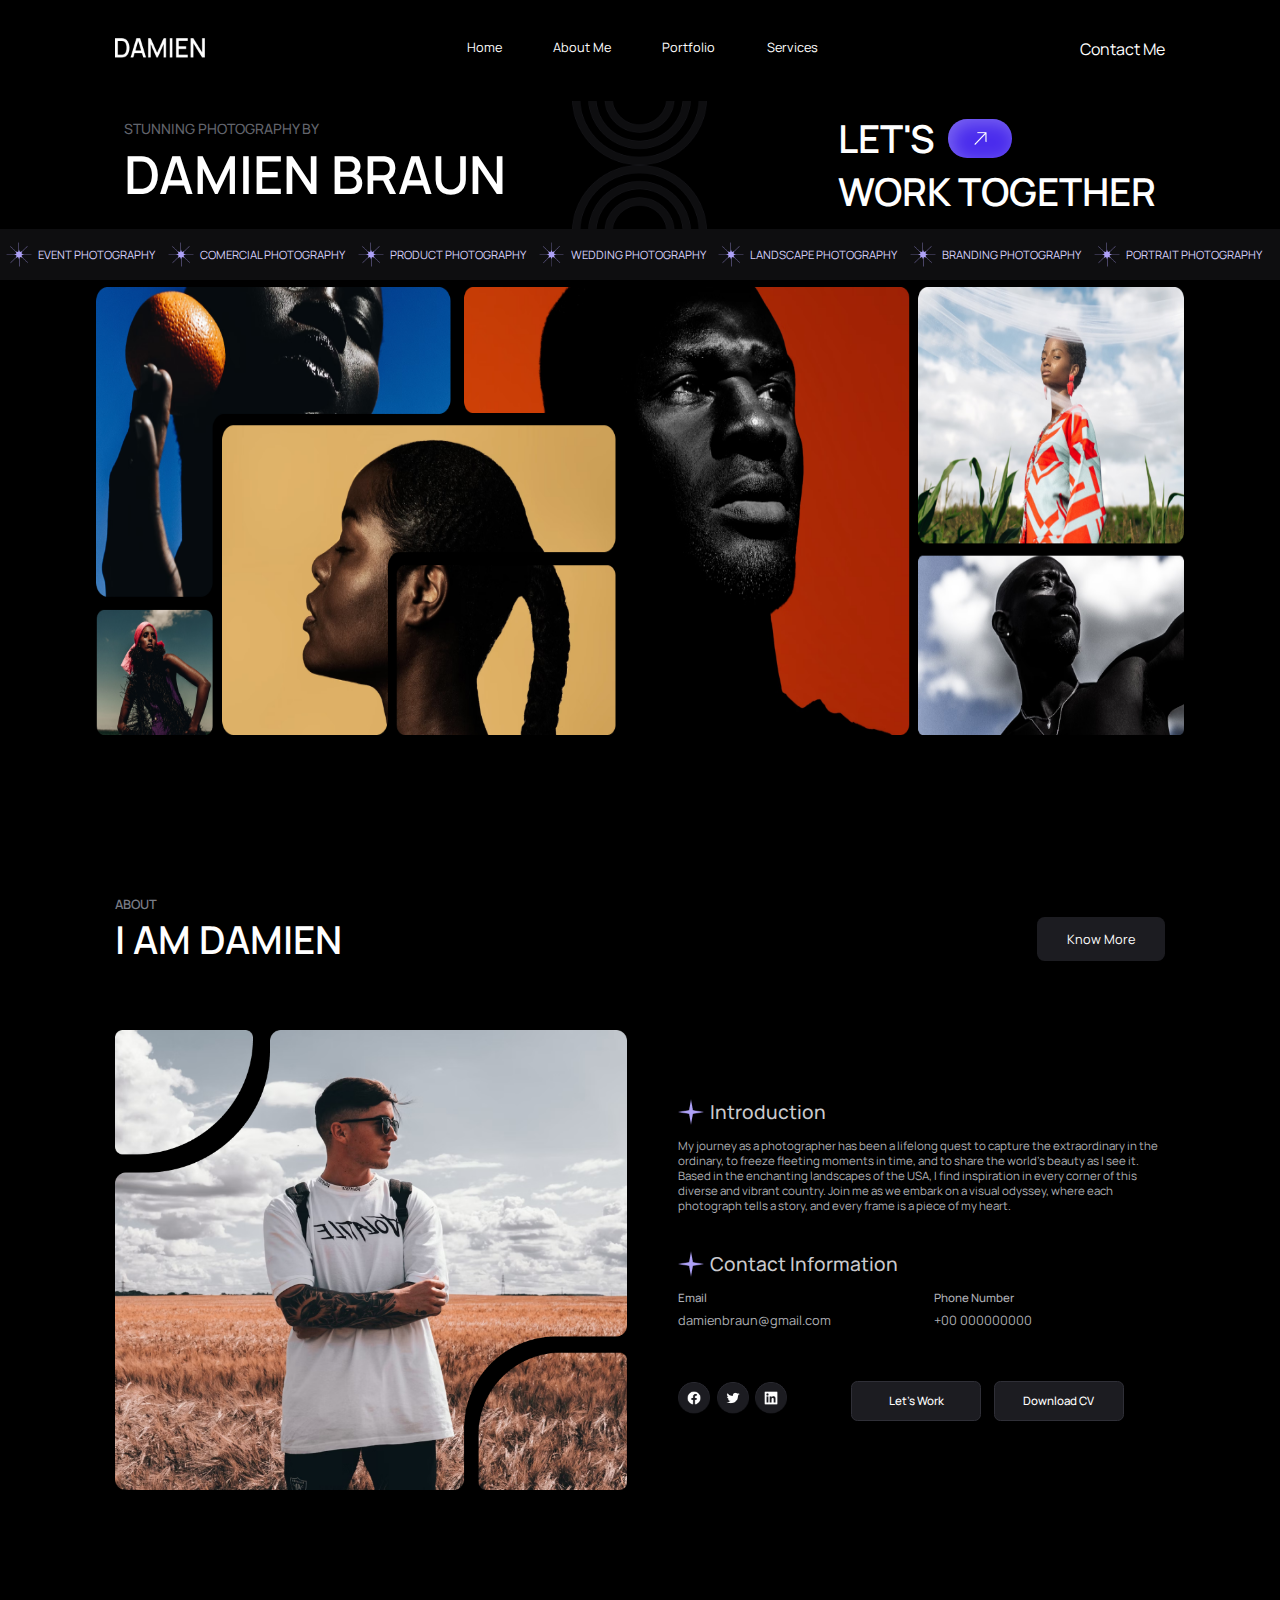
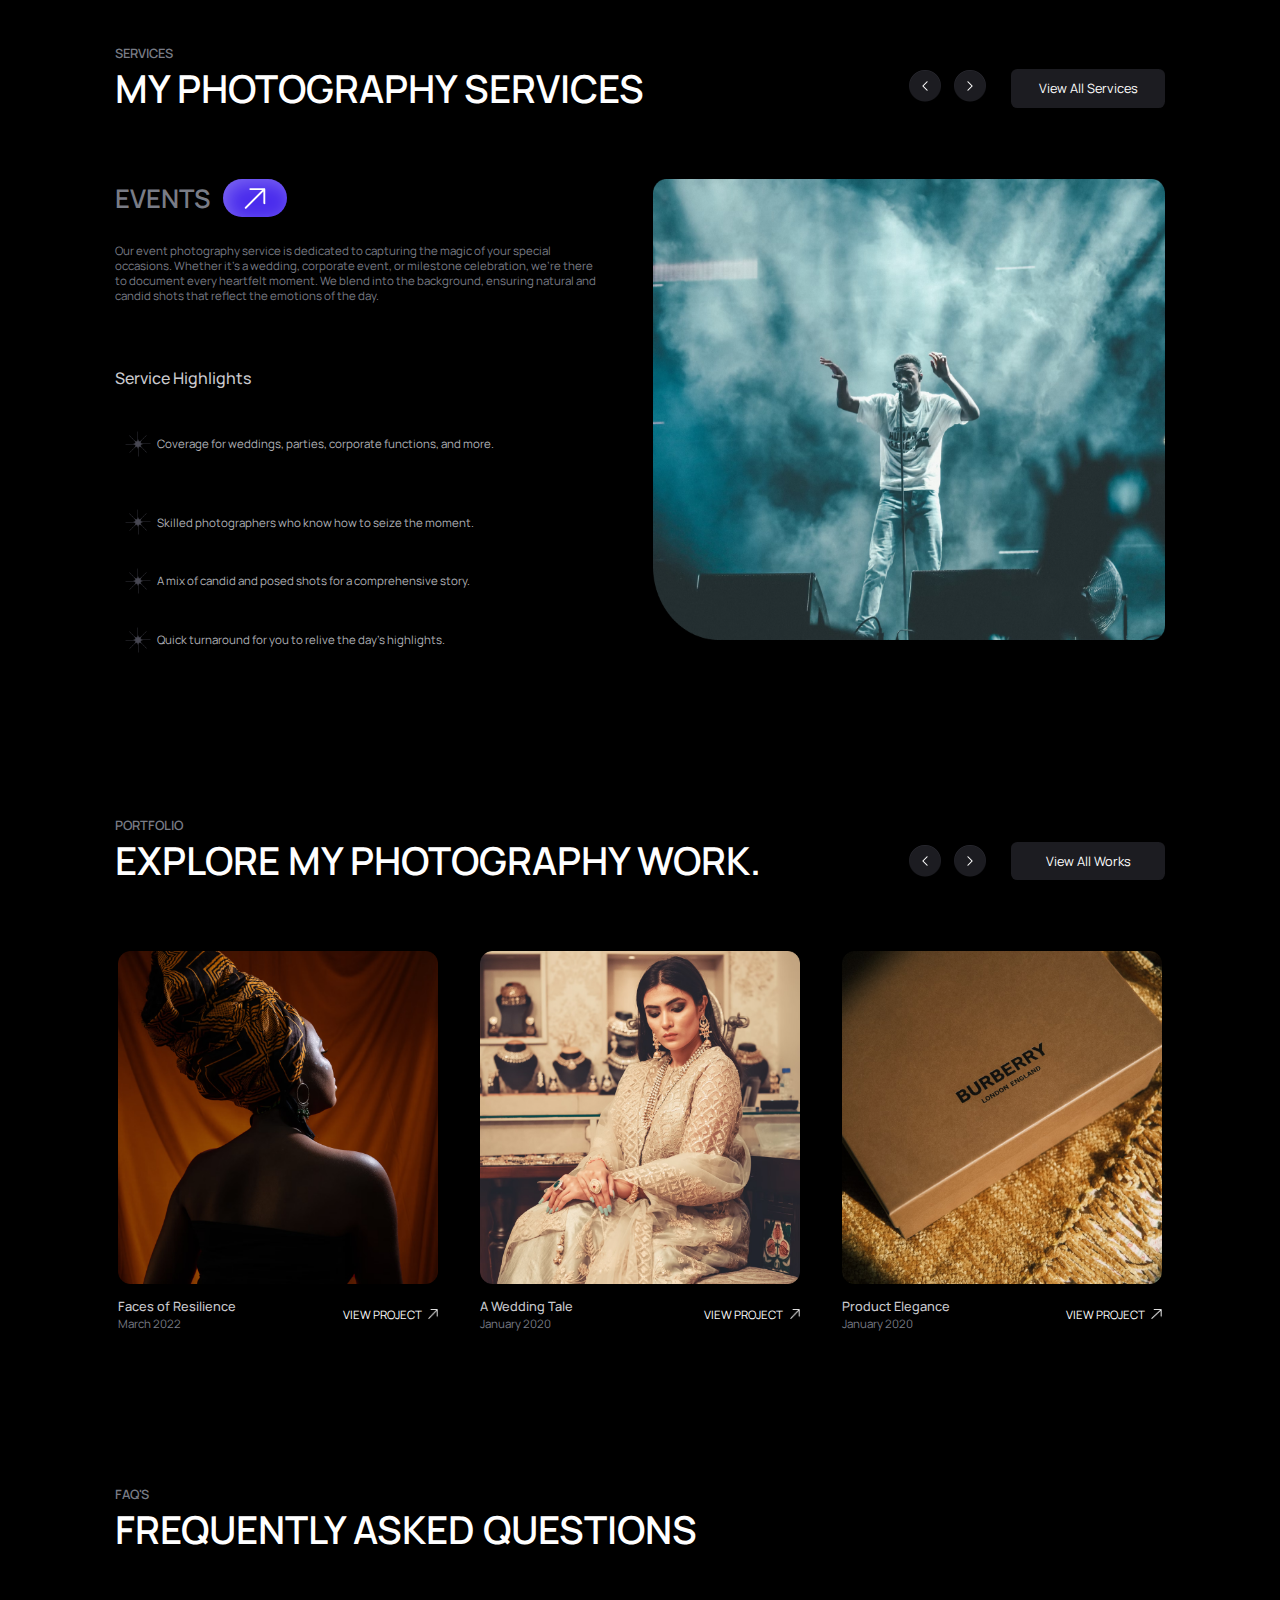
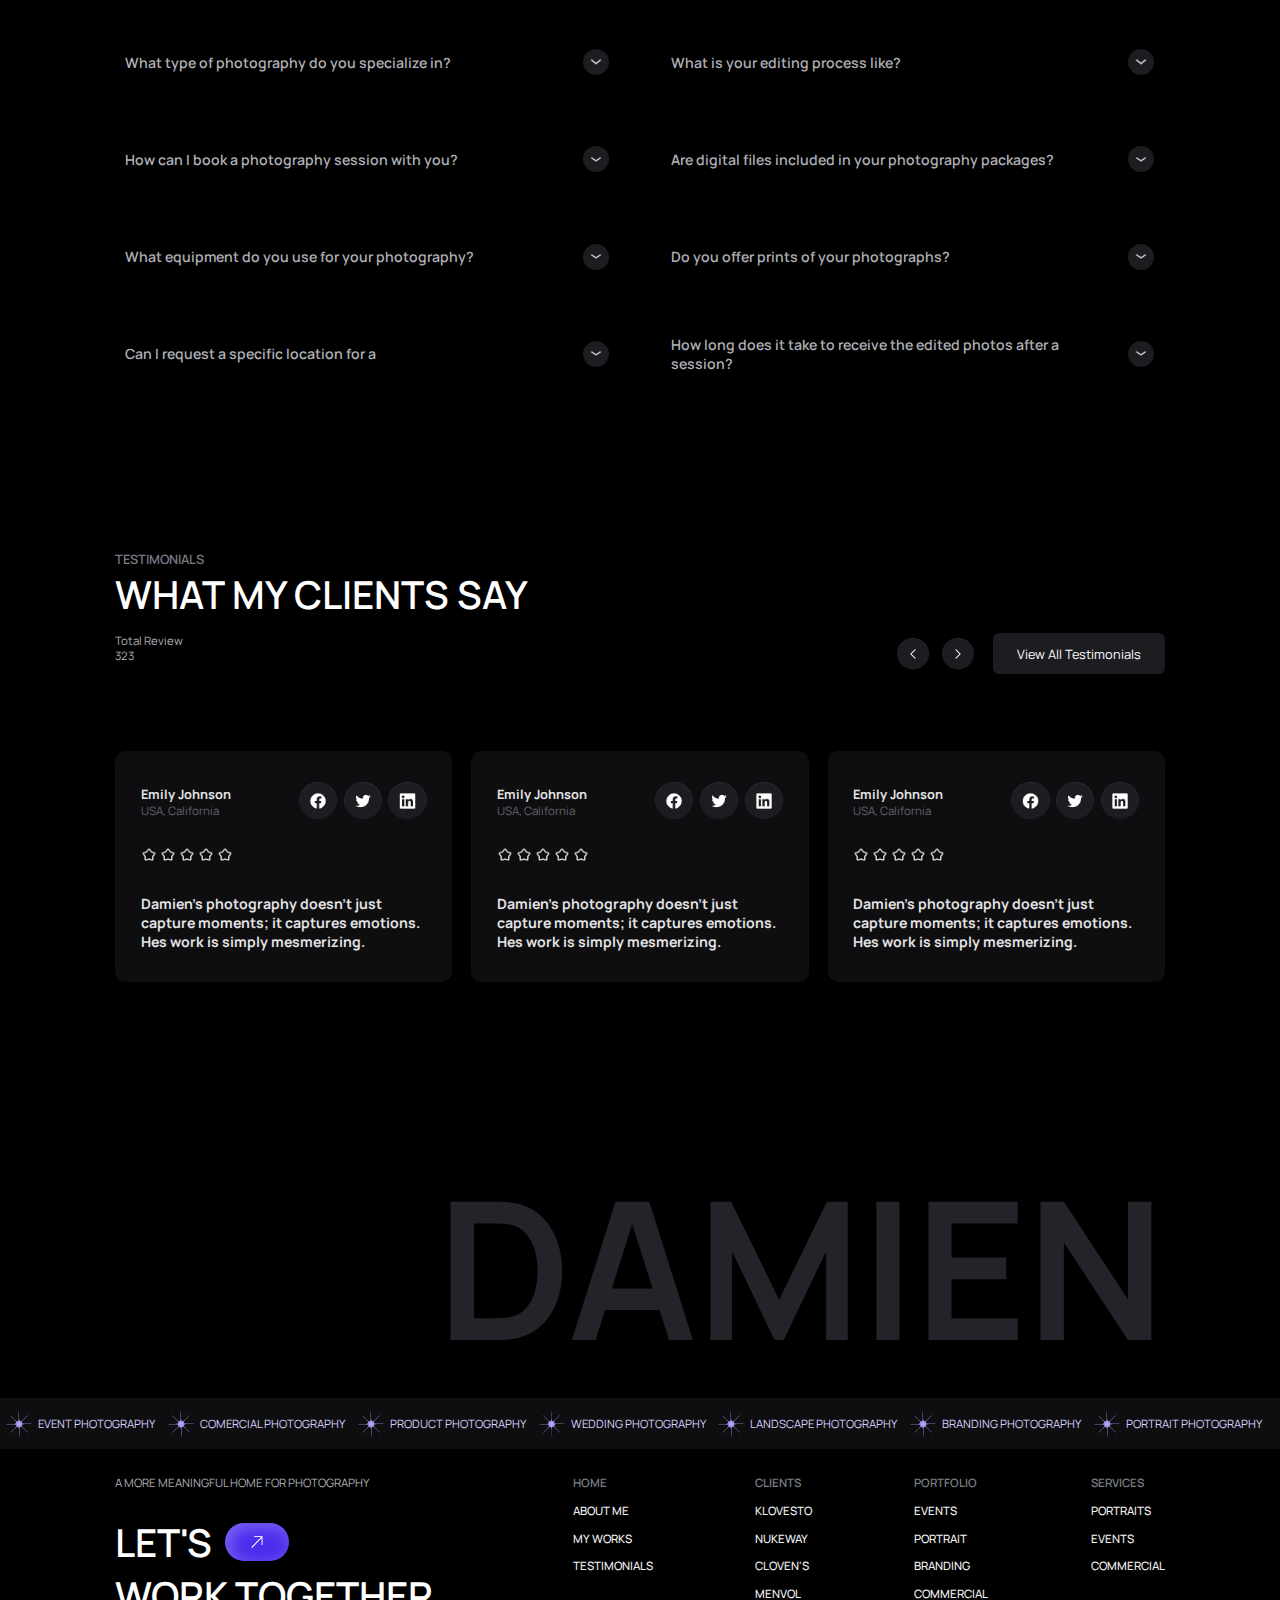
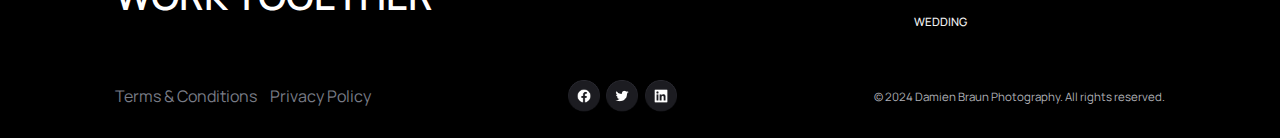
<file: index.html>
<!DOCTYPE html>
<html lang="en">
<head>
    <meta charset="UTF-8">
    <meta name="viewport" content="width=device-width, initial-scale=1.0">
    <title>DAMIEN</title>
    <link rel="icon" type="image/png" href="img/favicon-32x32.png">
    <link rel="stylesheet" href="style.css">
    <link rel="stylesheet" href="https://cdnjs.cloudflare.com/ajax/libs/font-awesome/4.7.0/css/font-awesome.min.css">
    <link rel="preconnect" href="https://fonts.googleapis.com">
    <link rel="preconnect" href="https://fonts.gstatic.com" crossorigin>
    <link href="https://fonts.googleapis.com/css2?family=Manrope:wght@200..800&family=Montserrat:ital,wght@0,100..900;1,100..900&family=Plus+Jakarta+Sans:ital,wght@0,200..800;1,200..800&family=Space+Grotesk:wght@300..700&display=swap" rel="stylesheet">
    <script src="script.js" defer></script>
    <link rel="stylesheet" href="992px.css">
    <link rel="stylesheet" href="768px.css">
    <link rel="stylesheet" href="480px.css">
</head>
<body>
    

    <nav>
        <div class="logo">
            <img src="img/logo.png" alt="">
        </div>

        <div class="menu">
            <a href="index.html">Home</a>
            <a href="about.html">About Me</a>
            <a href="portfolio.html">Portfolio</a>
            <a href="services.html">Services</a>
        </div>

        <div class="nav-button">
            <a href="#">Contact Me</a>
        </div>


        <div class="hamburger">
            <img src="img/hamburger.png" alt="">
        </div>
    </nav>




    <header>

        <div class="name-container">


            <div class="name">
                <p>STUNNING PHOTOGRAPHY BY</p>
                <h1>DAMIEN BRAUN</h1>
            </div>


            <div class="work-details">
                <div class="lets">
                    <h1>LET'S</h1>
                    <a href="#"><img src="img/arrow.png" alt=""></a>
                </div>
                <div class="work-together">
                    <h1>WORK TOGETHER</h1>
                </div>
            </div>


        </div>

        <div class="header-animation">
            <div class="animation">
                <div class="first">
                    <img src="img/colorbullet.png" alt="">
                    <p>EVENT PHOTOGRAPHY</p>
                </div>

                <div class="first">
                    <img src="img/colorbullet.png" alt="">
                    <p>Comercial Photography</p>
                </div>

                <div class="first">
                    <img src="img/colorbullet.png" alt="">
                    <p>Product Photography</p>
                </div>

                <div class="first">
                    <img src="img/colorbullet.png" alt="">
                    <p>Wedding Photography</p>
                </div>

                <div class="first">
                    <img src="img/colorbullet.png" alt="">
                    <p>Landscape Photography</p>
                </div>

                <div class="first">
                    <img src="img/colorbullet.png" alt="">
                    <p>Branding Photography</p>
                </div>

                <div class="first">
                    <img src="img/colorbullet.png" alt="">
                    <p>Portrait  Photography</p>
                </div>
            </div>
        </div>

        <div class="container">
        
            <img src="img/header-image-design/Images Container.png" alt="">

        </div>

    </header>




    <div class="about-section">

        <p class="section-head">ABOUT</p>

        <div class="Iam">

            <h1>I AM DAMIEN</h1>
            <a href="#">Know More</a>

        </div>

        <div class="about-content">

            <div class="about-image">
                <img src="img/header-image-design/damein-picture.png" alt="">
            </div>

            <div class="about-intro">

                <div class="intro">

                    <div class="intro-heading">
                        <img src="img/Star.png" alt="">
                        <h3>Introduction</h3>
                    </div>
                    <div class="intro-content">
                        <p>My journey as a photographer has been a lifelong quest to capture the extraordinary in the ordinary, to freeze fleeting moments in time, and to share the world's beauty as I see it. Based in the enchanting landscapes of the USA, I find inspiration in every corner of this diverse and vibrant country. Join me as we embark on a visual odyssey, where each photograph tells a story, and every frame is a piece of my heart.</p>

                    </div>

                </div>


                <div class="about-contact">

                    <div class="contact-heading">
                        <img src="img/Star.png" alt="">
                        <h3>Contact Information</h3>
                    </div>

                    <div class="contact-details">
                        <div class="email">
                            <h5>Email</h5>
                            <p>damienbraun@gmail.com</p>
                        </div>

                        <div class="phone">
                            <h5>Phone Number</h5>
                            <p>+00 000000000</p>
                        </div>
                    </div>

                    <div class="socials">
                        <div class="social-icons">
                            <a href="#"><img src="img/fb.png" alt=""></a>
                            <a href="#"><img src="img/tw.png" alt=""></a>
                            <a href="#"><img src="img/in.png" alt=""></a>
                            
                        </div>

                        <div class="contact-buttons">
                            <a href="#">Let's Work</a>
                            <a href="#">Download CV</a>
                        </div>
                    </div>

                </div>

            </div>
        </div>
    </div>




    <div class="services-section">
        <p class="section-head">SERVICES</p>

        <div class="services-heading">

            <h1>MY PHOTOGRAPHY SERVICES</h1>

            <div class="services-buttons">

                <div class="navigation-buttons">

                    <a href="#"><img src="img/left.png" alt=""></a>
                    <a href="#"><img src="img/right.png" alt=""></a>

                </div>

                <div class="all-services">

                    <a href="#">View All Services</a>

                </div>


            </div>

        </div>

        <div class="services-content">

            <div class="services-text">

                <div class="services-text-heading">

                    <div class="services-head">
                        <h2>EVENTS</h2>
                        <a href="#"><img src="img/arrow.png" alt=""></a>
                    </div>    

                    <div class="para">
                        <p>
    
                            Our event photography service is dedicated to capturing the magic of your special occasions. Whether it's a wedding, corporate event, or milestone celebration, we're there to document every heartfelt moment. We blend into the background, ensuring natural and candid shots that reflect the emotions of the day.
    
                        </p>
                    </div>

                </div>

                <div class="services-highlights">

                    <div class="highlights-heading">
                        Service Highlights
                    </div>

                    <div class="highlights-content">

                        <div class="one">
                            <img src="img/bullet.png" alt="">
                            <p>Coverage for weddings, parties, corporate functions, and more.</p>
                        </div>

                        <div class="two">
                            <img src="img/bullet.png" alt="">
                            <p>Skilled photographers who know how to seize the moment.</p>
                        </div>

                        <div class="three">
                            <img src="img/bullet.png" alt="">
                            <p>A mix of candid and posed shots for a comprehensive story.</p>
                        </div>

                        <div class="four">
                            <img src="img/bullet.png" alt="">
                            <p>Quick turnaround for you to relive the day's highlights.</p>
                        </div>


                    </div>


                </div>


            </div>


            <div class="services-image">
                <img src="img/services-section.png" alt="">
            </div>
        </div>

    </div>



    <div class="portfolio-section">

        <p class="section-head">PORTFOLIO</p>

            <div class="portfolio-heading">

                <h1>EXPLORE MY PHOTOGRAPHY WORK.</h1>

                <div class="portfolio-buttons">

                    <div class="navigation-buttons">

                        <button><img src="img/left.png" alt=""></button>
                        <button><img src="img/right.png" alt=""></button>

                    </div>

                    <div class="all-portfolio">

                        <a href="#">View All Works</a>

                    </div>


                </div>

            </div>

            <div class="portfolio-content">

                <div class="face">

                    <div class="face-image">
                        <img src="img/work-section/face.png" alt="">
                    </div>

                    <div class="face-details">

                        <div class="face-name">
                            <h4>Faces of Resilience</h4>
                            <p>March 2022</p>
                        </div>

                        <div class="face-button">
                            <a href="#">VIEW PROJECT
                                <img src="img/arrow.png" alt="">
                            </a>
                        </div>

                    </div>

                </div>

                <div class="wedding">

                    <div class="wedding-image">
                        <img src="img/work-section/wedding.png" alt="">
                    </div>

                    <div class="wedding-details">

                        <div class="wedding-name">
                            <h4>A Wedding Tale</h4>
                            <p>January 2020</p>
                        </div>

                        <div class="wedding-button">
                            <a href="#">VIEW PROJECT
                                <img src="img/arrow.png" alt="">
                            </a>
                        </div>

                    </div>

                </div>

                <div class="product">

                    <div class="product-image">
                        <img src="img/work-section/product.png" alt="">
                    </div>

                    <div class="product-details">

                        <div class="product-name">
                            <h4>Product Elegance</h4>
                            <p>January 2020</p>
                        </div>

                        <div class="product-button">
                            <a href="#">VIEW PROJECT
                                <img src="img/arrow.png" alt="">
                            </a>
                        </div>

                    </div>

                </div>

            </div>

    </div>



    <div class="FAQ-section">

        <p class="section-head">FAQ'S</p>

            <div class="FAQ-heading">

                <h1>FREQUENTLY ASKED QUESTIONS</h1>

            </div>

            <div class="FAQ-content">

                <div class="question-one">

                    <div class="one">

                        <div class="q1">

                            <div class="q"><h5>What type of photography do you specialize in?</h5></div>
                            <div class="ans"><p>I specialize in [Portrait, Landscape, Event, etc.] photography, capturing moments that tell unique stories.</p></div>
                        
                        </div>

                        <div class="btn">

                            <button class="toggle">
                                <img src="img/down.png" alt="">
                            </button>

                        </div>
                    </div>

                    <div class="two">

                        <div class="q1">

                            <div class="q"><h5>How can I book a photography session with you?</h5></div>
                            <div class="ans"><p>I specialize in [Portrait, Landscape, Event, etc.] photography, capturing moments that tell unique stories.</p></div>
                        
                        </div>

                        <div class="btn">

                            <button class="toggle">
                                <img src="img/down.png" alt="">
                            </button>

                        </div>
                    </div>
                    <div class="two">

                        <div class="q1">

                            <div class="q"><h5>What equipment do you use for your photography?</h5></div>
                            <div class="ans"><p>I specialize in [Portrait, Landscape, Event, etc.] photography, capturing moments that tell unique stories.</p></div>
                        
                        </div>

                        <div class="btn">

                            <button class="toggle">
                                <img src="img/down.png" alt="">
                            </button>

                        </div>
                    </div>
                    <div class="two">

                        <div class="q1">

                            <div class="q"><h5>Can I request a specific location for a </h5></div>
                            <div class="ans"><p>I specialize in [Portrait, Landscape, Event, etc.] photography, capturing moments that tell unique stories.</p></div>
                        
                        </div>

                        <div class="btn">

                            <button class="toggle">
                                <img src="img/down.png" alt="">
                            </button>

                        </div>
                    </div>
                </div>


                <div class="question-two">

                    <div class="one">

                        <div class="q1">

                            <div class="q"><h5>What is your editing process like?</h5></div>
                            <div class="ans"><p>I specialize in [Portrait, Landscape, Event, etc.] photography, capturing moments that tell unique stories.</p></div>
                        
                        </div>

                        <div class="btn">

                            <button class="toggle">
                                <img src="img/down.png" alt="">
                            </button>

                        </div>
                    </div>

                    <div class="two">

                        <div class="q1">

                            <div class="q"><h5>Are digital files included in your photography packages?</h5></div>
                            <div class="ans"><p>I specialize in [Portrait, Landscape, Event, etc.] photography, capturing moments that tell unique stories.</p></div>
                        
                        </div>

                        <div class="btn">

                            <button class="toggle">
                                <img src="img/down.png" alt="">
                            </button>

                        </div>
                    </div>
                    <div class="two">

                        <div class="q1">

                            <div class="q"><h5>Do you offer prints of your photographs?</h5></div>
                            <div class="ans"><p>Yes, prints are available for purchase. Explore the 'Prints' section for more details on sizes and pricing.</p></div>
                        
                        </div>

                        <div class="btn">

                            <button class="toggle">
                                <img src="img/down.png" alt="">
                            </button>

                        </div>
                    </div>
                    <div class="two">

                        <div class="q1">

                            <div class="q"><h5>How long does it take to receive the edited photos after a session?</h5></div>
                            <div class="ans"><p>I specialize in [Portrait, Landscape, Event, etc.] photography, capturing moments that tell unique stories.</p></div>
                        
                        </div>

                        <div class="btn">

                            <button class="toggle">
                                <img src="img/down.png" alt="">
                            </button>

                        </div>
                    </div>
                </div>
            
            </div>

    </div>




    <div class="testimonials-section">

        

            <div class="testimonials-heading">

                <p class="section-head">TESTIMONIALS</p>

                <h1>WHAT MY CLIENTS SAY</h1>

            </div>

            <div class="testimonials-reviews">

                    <div class="total-review">
                        <p>Total Review</p>
                        <p>323</p>
                    </div>

                <div class="testimonials-buttons">

                    <div class="navigation-buttons">

                        <button><img src="img/left.png" alt=""></button>
                        <button><img src="img/right.png" alt=""></button>

                    </div>

                    <div class="all-testimonials">

                        <a href="#">View All Testimonials</a>

                    </div>
                    
                </div>


            </div>

            
            <div class="testimonials-content">

                
                <div class="emily">

                    <div class="emily-heading">

                        <div class="emily-head">
                            <h5>Emily Johnson</h5>
                            <p>USA, California</p>
                        </div>

                        <div class="emily-socials">
                            <img src="img/fb.png" alt="">
                            <img src="img/tw.png" alt="">
                            <img src="img/in.png" alt="">
                        </div>

                    </div>

                    <div class="emily-reviews">

                        <img src="img/review-star.png" alt="">
                        <img src="img/review-star.png" alt="">
                        <img src="img/review-star.png" alt="">
                        <img src="img/review-star.png" alt="">
                        <img src="img/review-star.png" alt="">

                    </div>

                    <div class="emily-discription">
                        <h5>Damien's photography doesn't just capture moments; it captures emotions. Hes work is simply mesmerizing.</h5>
                    </div>

                </div>


                <div class="john">

                <div class="emily-heading">

                    <div class="emily-head">
                        <h5>Emily Johnson</h5>
                        <p>USA, California</p>
                    </div>

                    <div class="emily-socials">
                        <img src="img/fb.png" alt="">
                        <img src="img/tw.png" alt="">
                        <img src="img/in.png" alt="">
                    </div>

                </div>

                <div class="emily-reviews">

                    <img src="img/review-star.png" alt="">
                    <img src="img/review-star.png" alt="">
                    <img src="img/review-star.png" alt="">
                    <img src="img/review-star.png" alt="">
                    <img src="img/review-star.png" alt="">

                </div>

                <div class="emily-discription">
                    <h5>Damien's photography doesn't just capture moments; it captures emotions. Hes work is simply mesmerizing.</h5>
                </div>

                </div>


                <div class="samantha">

                    <div class="emily-heading">

                        <div class="emily-head">
                            <h5>Emily Johnson</h5>
                            <p>USA, California</p>
                        </div>

                        <div class="emily-socials">
                            <img src="img/fb.png" alt="">
                            <img src="img/tw.png" alt="">
                            <img src="img/in.png" alt="">
                        </div>

                    </div>

                    <div class="emily-reviews">

                        <img src="img/review-star.png" alt="">
                        <img src="img/review-star.png" alt="">
                        <img src="img/review-star.png" alt="">
                        <img src="img/review-star.png" alt="">
                        <img src="img/review-star.png" alt="">

                    </div>

                    <div class="emily-discription">
                        <h5>Damien's photography doesn't just capture moments; it captures emotions. Hes work is simply mesmerizing.</h5>
                    </div>

                </div>

            </div>

    </div>



<div class="last-section">


    <div class="logo">
        <h1>DAMIEN</h1>
    </div>


    <div class="footer-animation">
        <div class="animation">
            <div class="first">
                <img src="img/colorbullet.png" alt="">
                <p>EVENT PHOTOGRAPHY</p>
            </div>

            <div class="first">
                <img src="img/colorbullet.png" alt="">
                <p>Comercial Photography</p>
            </div>

            <div class="first">
                <img src="img/colorbullet.png" alt="">
                <p>Product Photography</p>
            </div>

            <div class="first">
                <img src="img/colorbullet.png" alt="">
                <p>Wedding Photography</p>
            </div>

            <div class="first">
                <img src="img/colorbullet.png" alt="">
                <p>Landscape Photography</p>
            </div>

            <div class="first">
                <img src="img/colorbullet.png" alt="">
                <p>Branding Photography</p>
            </div>

            <div class="first">
                <img src="img/colorbullet.png" alt="">
                <p>Portrait  Photography</p>
            </div>
        </div>

    </div>


</div>




    <footer>


        <div class="footer-content">


            <div class="left">


                <div class="left-heading">
                    <p>A MORE MEANINGFUL HOME FOR PHOTOGRAPHY</p>
                </div>

                <div class="work-details">
                    <div class="lets">
                        <h1>LET'S</h1>
                        <a href="#"><img src="img/arrow.png" alt=""></a>
                    </div>
                    <div class="work-together">
                        <h1>WORK TOGETHER</h1>
                    </div>
                </div>


            </div>


            <div class="right">


                <div class="home">
                    <h5>HOME</h5>
                    <a href="#">ABOUT ME</a>
                    <a href="#">MY WORKS</a>
                    <a href="#">TESTIMONIALS</a>
                </div>

                <div class="clients">
                    <h5>CLIENTS</h5>
                    <a href="">KLOVESTO</a>
                    <a href="">NUKEWAY</a>
                    <a href="">CLOVEN'S</a>
                    <a href="">MENVOL</a>
                </div>
                <div class="portfolio">
                    <h5>PORTFOLIO</h5>
                    <a href="">EVENTS</a>
                    <a href="">PORTRAIT</a>
                    <a href="">BRANDING</a>
                    <a href="">COMMERCIAL</a>
                    <a href="">WEDDING </a>
                </div>
                <div class="services">
                    <h5>SERVICES</h5>
                    <a href="">PORTRAITS</a>
                    <a href="">EVENTS</a>
                    <a href="">COMMERCIAL</a>
                </div>
    

            </div>


        </div>

    </footer>


    <div class="copyright">
        <div class="term">
            <a href="">Terms & Conditions</a>
            <a href="">Privacy  Policy</a>
        </div>

        <div class="social-media">
                <img src="img/fb.png" alt="">
                <img src="img/tw.png" alt="">
                <img src="img/in.png" alt="">
        </div>

        <div class="copy">
            <p>© 2024 Damien Braun Photography. All rights reserved. </p>
        </div>
    </div>
    

</body>
</html>
</file>
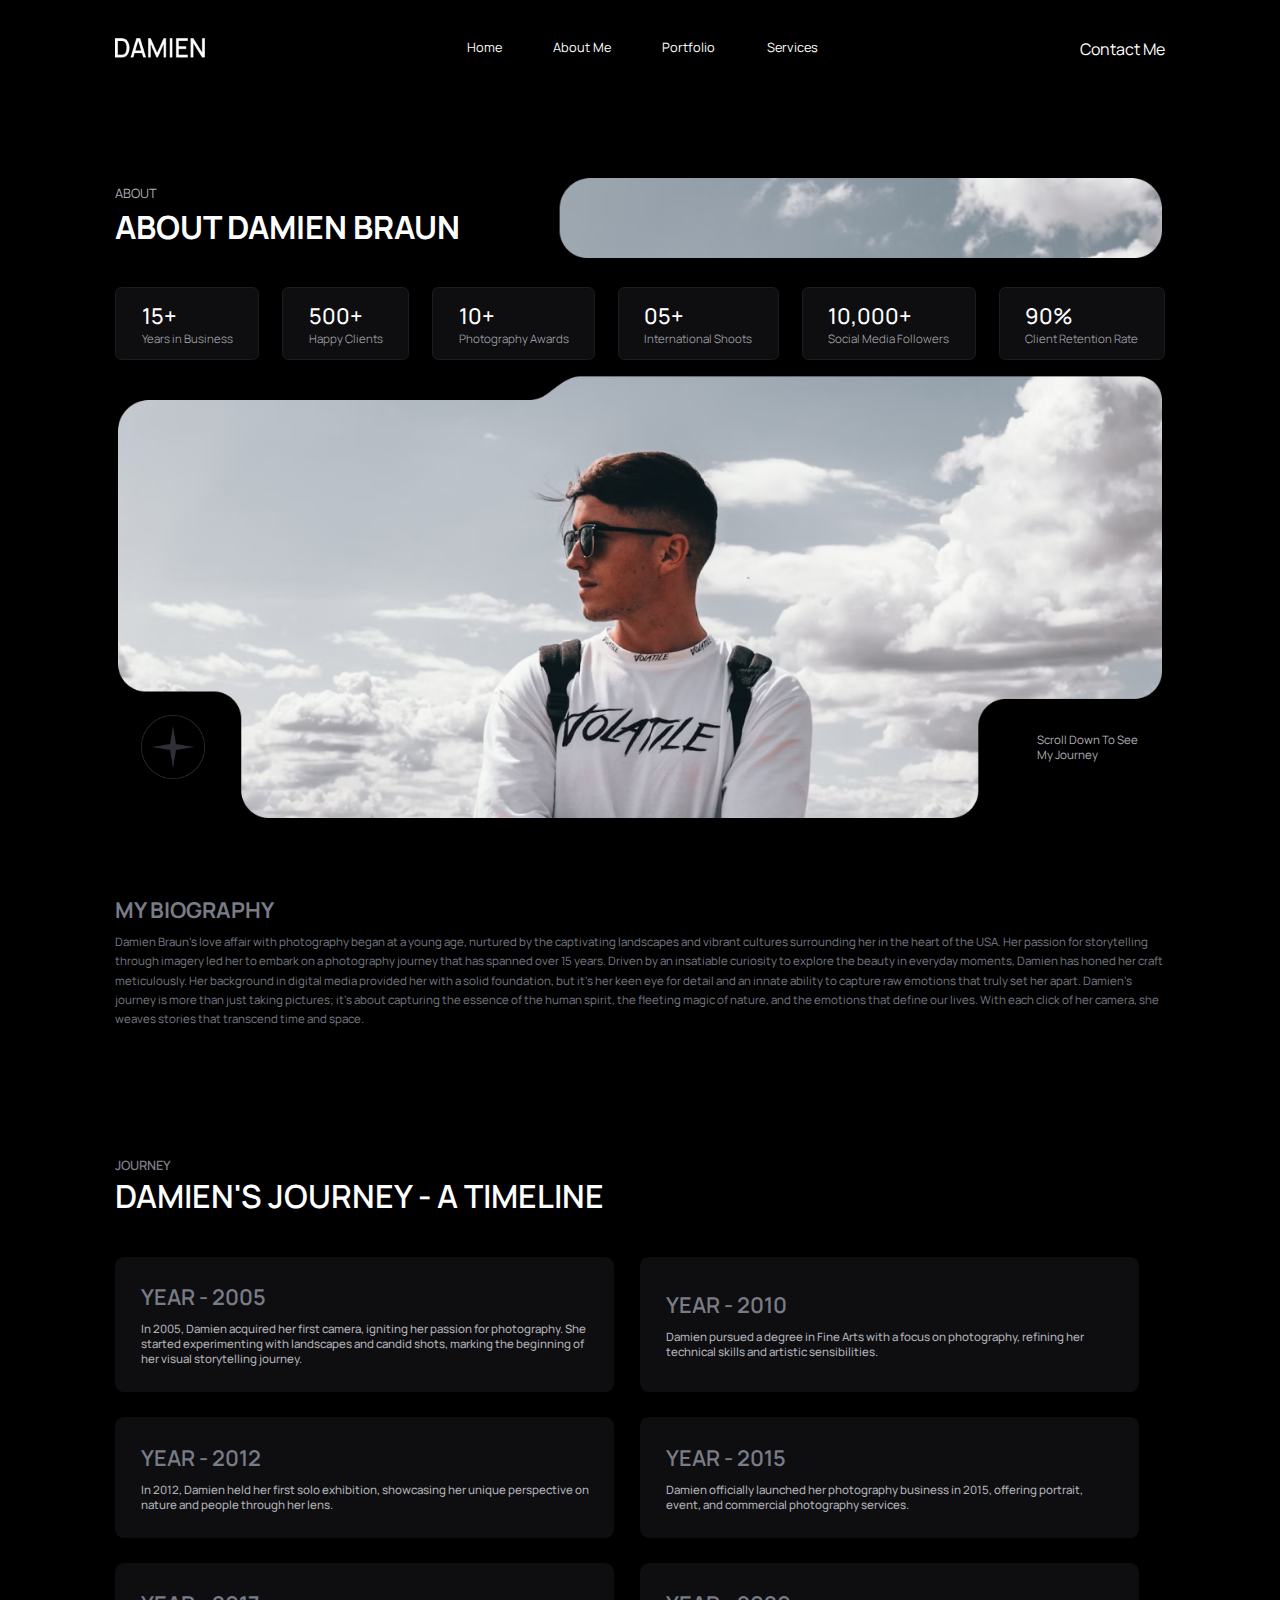
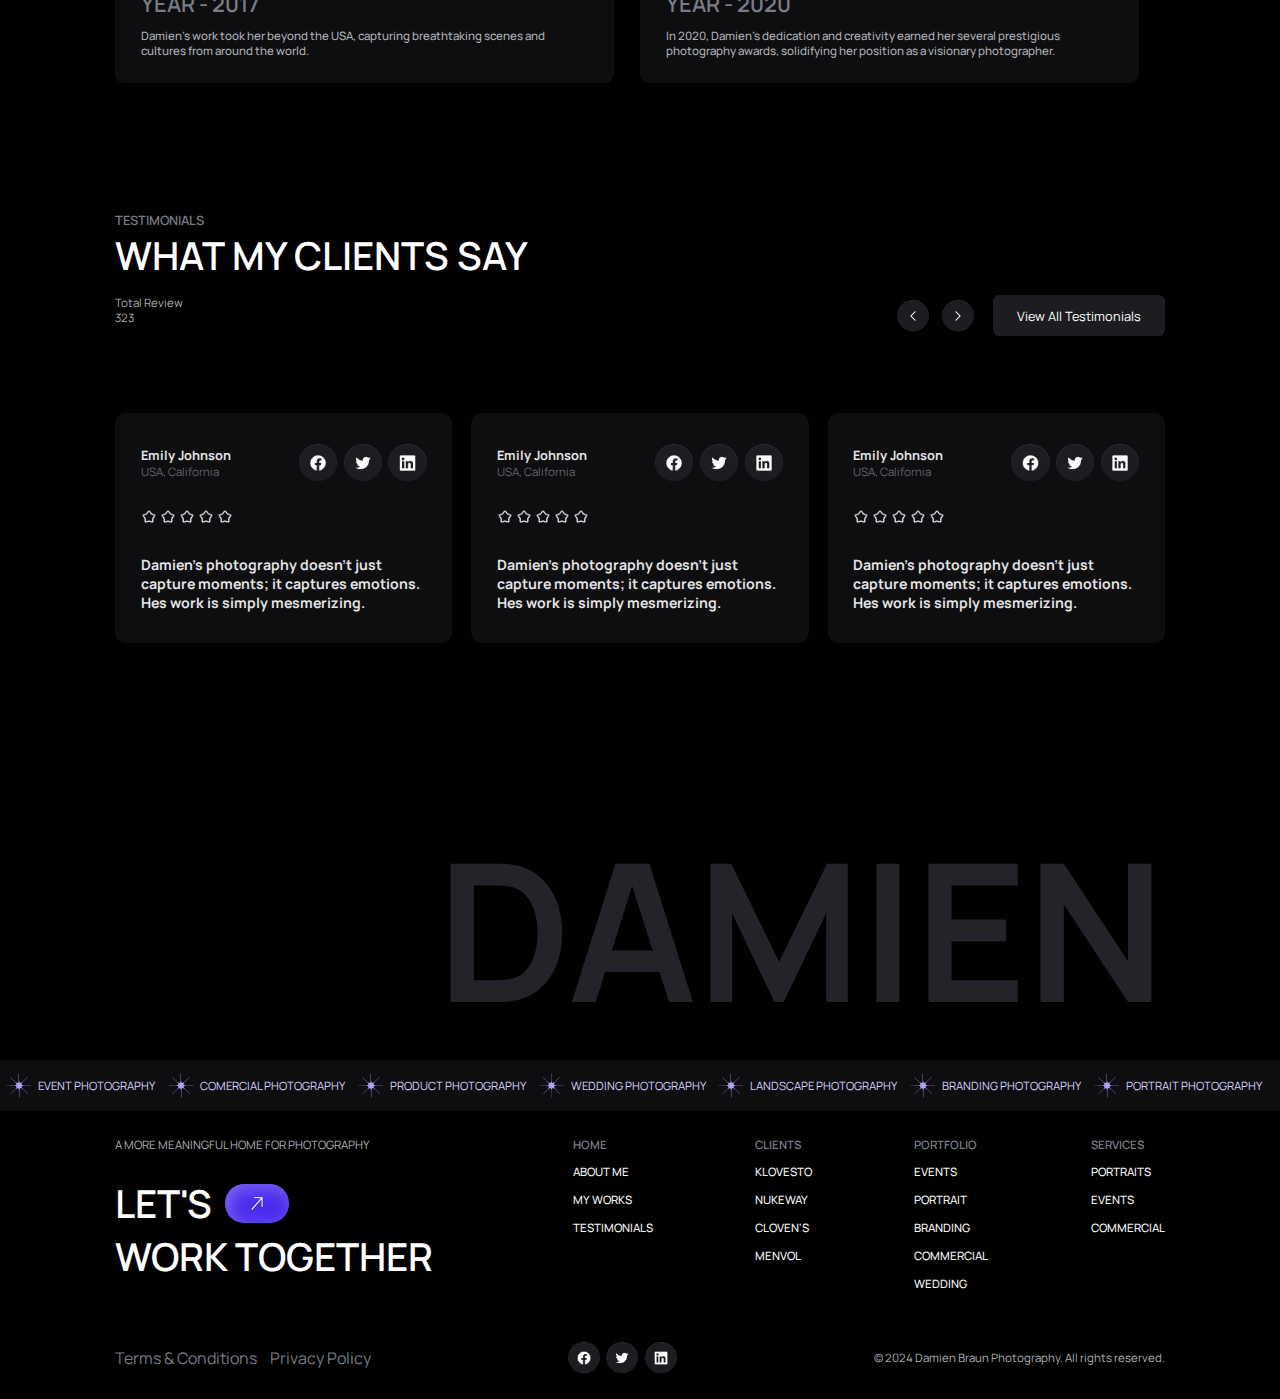
<file: about.html>
<!DOCTYPE html>
<html lang="en">
<head>
    <meta charset="UTF-8">
    <meta name="viewport" content="width=device-width, initial-scale=1.0">
    <title>About US</title>
    <link rel="icon" type="image/png" href="img/favicon-32x32.png">
    <link rel="stylesheet" href="style.css">
    <link rel="stylesheet" href="about.css">
    <link rel="stylesheet" href="https://cdnjs.cloudflare.com/ajax/libs/font-awesome/4.7.0/css/font-awesome.min.css">
    <link rel="preconnect" href="https://fonts.googleapis.com">
    <link rel="preconnect" href="https://fonts.gstatic.com" crossorigin>
    <link href="https://fonts.googleapis.com/css2?family=Manrope:wght@200..800&family=Montserrat:ital,wght@0,100..900;1,100..900&family=Plus+Jakarta+Sans:ital,wght@0,200..800;1,200..800&family=Space+Grotesk:wght@300..700&display=swap" rel="stylesheet">
    <script src="script.js" defer></script>
    <link rel="stylesheet" href="992px.css">
    <link rel="stylesheet" href="768px.css">
    <link rel="stylesheet" href="480px.css">
</head>
<body>
    

    <nav>
        <div class="logo">
            <img src="img/logo.png" alt="">
        </div>

        <div class="menu">
            <a href="index.html">Home</a>
            <a href="about.html">About Me</a>
            <a href="portfolio.html">Portfolio</a>
            <a href="services.html">Services</a>
        </div>

        <div class="nav-button">
            <a href="#">Contact Me</a>
        </div>


        <div class="hamburger">
            <img src="img/hamburger.png" alt="">
        </div>
    </nav>








    <div class="about-section">


        <div class="about-background">
            <div class="about-heading">
                <p>ABOUT</p>
                <h1>ABOUT DAMIEN BRAUN</h1>
            </div>

            <div class="about-details">

                    <div class="details">
                        <h1>15+</h1>
                        <p>Years in Business</p>
                    </div>

                    <div class="details">
                        <h1>500+</h1>
                        <p>Happy Clients</p>
                    </div>

                    <div class="details">
                        <h1>10+</h1>
                        <p>Photography Awards</p>
                    </div>

                    <div class="details">
                        <h1>05+</h1>
                        <p>International Shoots</p>
                    </div>

                    <div class="details">
                        <h1>10,000+</h1>
                        <p>Social Media Followers</p>
                    </div>

                    <div class="details">
                        <h1>90%</h1>
                        <p>Client Retention Rate</p>
                    </div>

            </div>

            <div class="bottom">

                <div class="bottom-left">
                    <img src="img/about-image.png" alt="">
                </div>

                <div class="bottom-right">
                    <p>Scroll Down To See My Journey</p>
                </div>

            </div>

    
        </div>


    </div>

    <div class="biography">
        <h1>MY BIOGRAPHY</h1>
        <p>Damien Braun's love affair with photography began at a young age, nurtured by the captivating landscapes and vibrant cultures surrounding her in the heart of the USA. Her passion for storytelling through imagery led her to embark on a photography journey that has spanned over 15 years.
            Driven by an insatiable curiosity to explore the beauty in everyday moments, Damien has honed her craft meticulously. Her background in digital media provided her with a solid foundation, but it's her keen eye for detail and an innate ability to capture raw emotions that truly set her apart.
            Damien's journey is more than just taking pictures; it's about capturing the essence of the human spirit, the fleeting magic of nature, and the emotions that define our lives. With each click of her camera, she weaves stories that transcend time and space.</p>
    </div>



    <div class="journey">

        <div class="journey-heading">
            <p>JOURNEY</p>
            <h1>DAMIEN'S JOURNEY - A TIMELINE</h1>
        </div>

        <div class="journey-cards">

            <div class="card-2005">
                <h1>YEAR - 2005</h1>
                <p>In 2005, Damien acquired her first camera, igniting her passion for photography. She started experimenting with landscapes and candid shots, marking the beginning of her visual storytelling journey.</p>
            </div>

            <div class="card-2010">
                <h1>YEAR - 2010</h1>
                <p>Damien pursued a degree in Fine Arts with a focus on photography, refining her technical skills and artistic sensibilities.</p>
            </div>

            <div class="card-2012">
                <h1>YEAR - 2012</h1>
                <p>In 2012, Damien held her first solo exhibition, showcasing her unique perspective on nature and people through her lens.</p>
            </div>

            <div class="card-2015">
                <h1>YEAR - 2015</h1>
                <p>Damien officially launched her photography business in 2015, offering portrait, event, and commercial photography services.</p>
            </div>

            <div class="card-2017">
                <h1>YEAR - 2017</h1>
                <p>Damien's work took her beyond the USA, capturing breathtaking scenes and cultures from around the world.</p>
            </div>

            <div class="card-2020">
                <h1>YEAR - 2020</h1>
                <p>In 2020, Damien's dedication and creativity earned her several prestigious photography awards, solidifying her position as a visionary photographer.</p>
            </div>

        </div>

    </div>










    <div class="testimonials-section">

        

            <div class="testimonials-heading">

                <p class="section-head">TESTIMONIALS</p>

                <h1>WHAT MY CLIENTS SAY</h1>

            </div>

            <div class="testimonials-reviews">

                    <div class="total-review">
                        <p>Total Review</p>
                        <p>323</p>
                    </div>

                <div class="testimonials-buttons">

                    <div class="navigation-buttons">

                        <button><img src="img/left.png" alt=""></button>
                        <button><img src="img/right.png" alt=""></button>

                    </div>

                    <div class="all-testimonials">

                        <a href="#">View All Testimonials</a>

                    </div>
                    
                </div>


            </div>

            
            <div class="testimonials-content">

                
                <div class="emily">

                    <div class="emily-heading">

                        <div class="emily-head">
                            <h5>Emily Johnson</h5>
                            <p>USA, California</p>
                        </div>

                        <div class="emily-socials">
                            <img src="img/fb.png" alt="">
                            <img src="img/tw.png" alt="">
                            <img src="img/in.png" alt="">
                        </div>

                    </div>

                    <div class="emily-reviews">

                        <img src="img/review-star.png" alt="">
                        <img src="img/review-star.png" alt="">
                        <img src="img/review-star.png" alt="">
                        <img src="img/review-star.png" alt="">
                        <img src="img/review-star.png" alt="">

                    </div>

                    <div class="emily-discription">
                        <h5>Damien's photography doesn't just capture moments; it captures emotions. Hes work is simply mesmerizing.</h5>
                    </div>

                </div>


                <div class="john">

                <div class="emily-heading">

                    <div class="emily-head">
                        <h5>Emily Johnson</h5>
                        <p>USA, California</p>
                    </div>

                    <div class="emily-socials">
                        <img src="img/fb.png" alt="">
                        <img src="img/tw.png" alt="">
                        <img src="img/in.png" alt="">
                    </div>

                </div>

                <div class="emily-reviews">

                    <img src="img/review-star.png" alt="">
                    <img src="img/review-star.png" alt="">
                    <img src="img/review-star.png" alt="">
                    <img src="img/review-star.png" alt="">
                    <img src="img/review-star.png" alt="">

                </div>

                <div class="emily-discription">
                    <h5>Damien's photography doesn't just capture moments; it captures emotions. Hes work is simply mesmerizing.</h5>
                </div>

                </div>


                <div class="samantha">

                    <div class="emily-heading">

                        <div class="emily-head">
                            <h5>Emily Johnson</h5>
                            <p>USA, California</p>
                        </div>

                        <div class="emily-socials">
                            <img src="img/fb.png" alt="">
                            <img src="img/tw.png" alt="">
                            <img src="img/in.png" alt="">
                        </div>

                    </div>

                    <div class="emily-reviews">

                        <img src="img/review-star.png" alt="">
                        <img src="img/review-star.png" alt="">
                        <img src="img/review-star.png" alt="">
                        <img src="img/review-star.png" alt="">
                        <img src="img/review-star.png" alt="">

                    </div>

                    <div class="emily-discription">
                        <h5>Damien's photography doesn't just capture moments; it captures emotions. Hes work is simply mesmerizing.</h5>
                    </div>

                </div>

            </div>

    </div>



<div class="last-section">


    <div class="logo">
        <h1>DAMIEN</h1>
    </div>


    <div class="footer-animation">
        <div class="animation">
            <div class="first">
                <img src="img/colorbullet.png" alt="">
                <p>EVENT PHOTOGRAPHY</p>
            </div>

            <div class="first">
                <img src="img/colorbullet.png" alt="">
                <p>Comercial Photography</p>
            </div>

            <div class="first">
                <img src="img/colorbullet.png" alt="">
                <p>Product Photography</p>
            </div>

            <div class="first">
                <img src="img/colorbullet.png" alt="">
                <p>Wedding Photography</p>
            </div>

            <div class="first">
                <img src="img/colorbullet.png" alt="">
                <p>Landscape Photography</p>
            </div>

            <div class="first">
                <img src="img/colorbullet.png" alt="">
                <p>Branding Photography</p>
            </div>

            <div class="first">
                <img src="img/colorbullet.png" alt="">
                <p>Portrait  Photography</p>
            </div>
        </div>

    </div>


</div>




    <footer>


        <div class="footer-content">


            <div class="left">


                <div class="left-heading">
                    <p>A MORE MEANINGFUL HOME FOR PHOTOGRAPHY</p>
                </div>

                <div class="work-details">
                    <div class="lets">
                        <h1>LET'S</h1>
                        <a href="#"><img src="img/arrow.png" alt=""></a>
                    </div>
                    <div class="work-together">
                        <h1>WORK TOGETHER</h1>
                    </div>
                </div>


            </div>


            <div class="right">


                <div class="home">
                    <h5>HOME</h5>
                    <a href="#">ABOUT ME</a>
                    <a href="#">MY WORKS</a>
                    <a href="#">TESTIMONIALS</a>
                </div>

                <div class="clients">
                    <h5>CLIENTS</h5>
                    <a href="">KLOVESTO</a>
                    <a href="">NUKEWAY</a>
                    <a href="">CLOVEN'S</a>
                    <a href="">MENVOL</a>
                </div>
                <div class="portfolio">
                    <h5>PORTFOLIO</h5>
                    <a href="">EVENTS</a>
                    <a href="">PORTRAIT</a>
                    <a href="">BRANDING</a>
                    <a href="">COMMERCIAL</a>
                    <a href="">WEDDING </a>
                </div>
                <div class="services">
                    <h5>SERVICES</h5>
                    <a href="">PORTRAITS</a>
                    <a href="">EVENTS</a>
                    <a href="">COMMERCIAL</a>
                </div>
    

            </div>


        </div>

    </footer>


    <div class="copyright">
        <div class="term">
            <a href="">Terms & Conditions</a>
            <a href="">Privacy  Policy</a>
        </div>

        <div class="social-media">
                <img src="img/fb.png" alt="">
                <img src="img/tw.png" alt="">
                <img src="img/in.png" alt="">
        </div>

        <div class="copy">
            <p>© 2024 Damien Braun Photography. All rights reserved. </p>
        </div>
    </div>
    

</body>
</html>
</file>
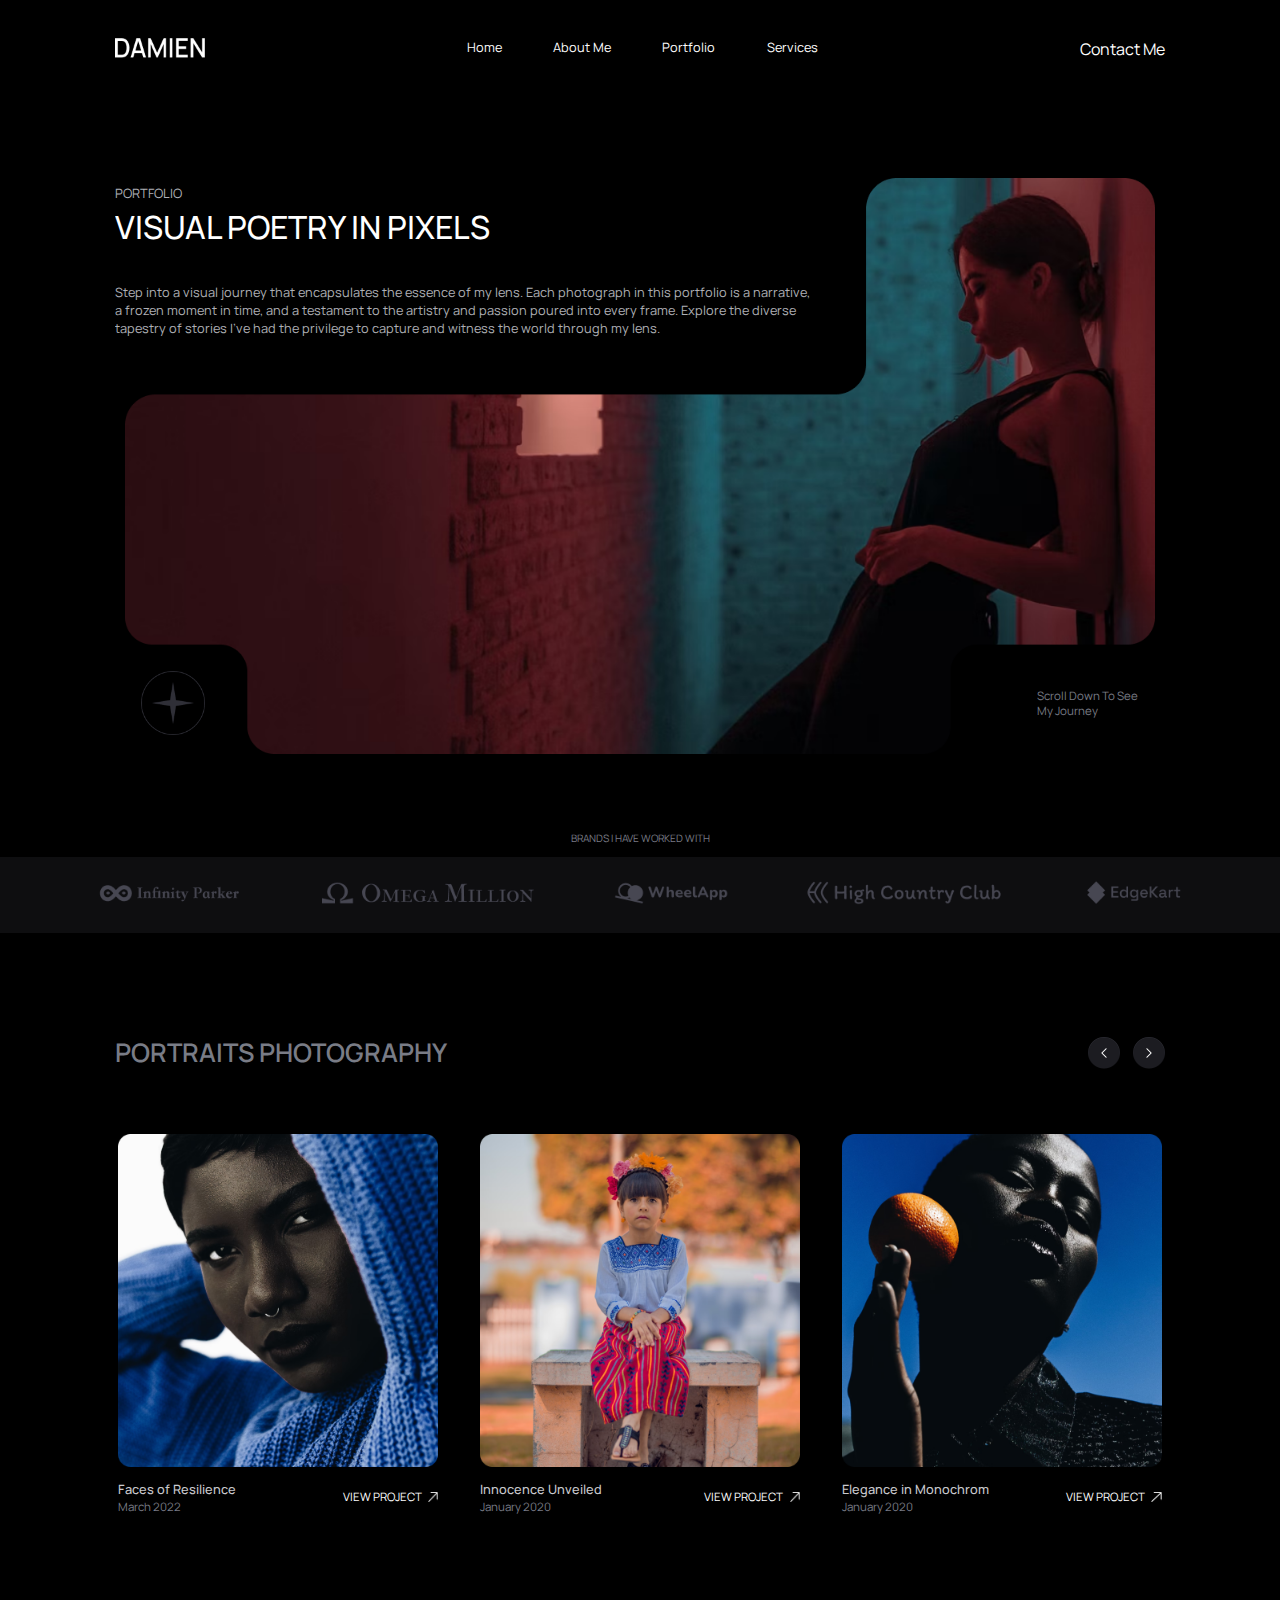
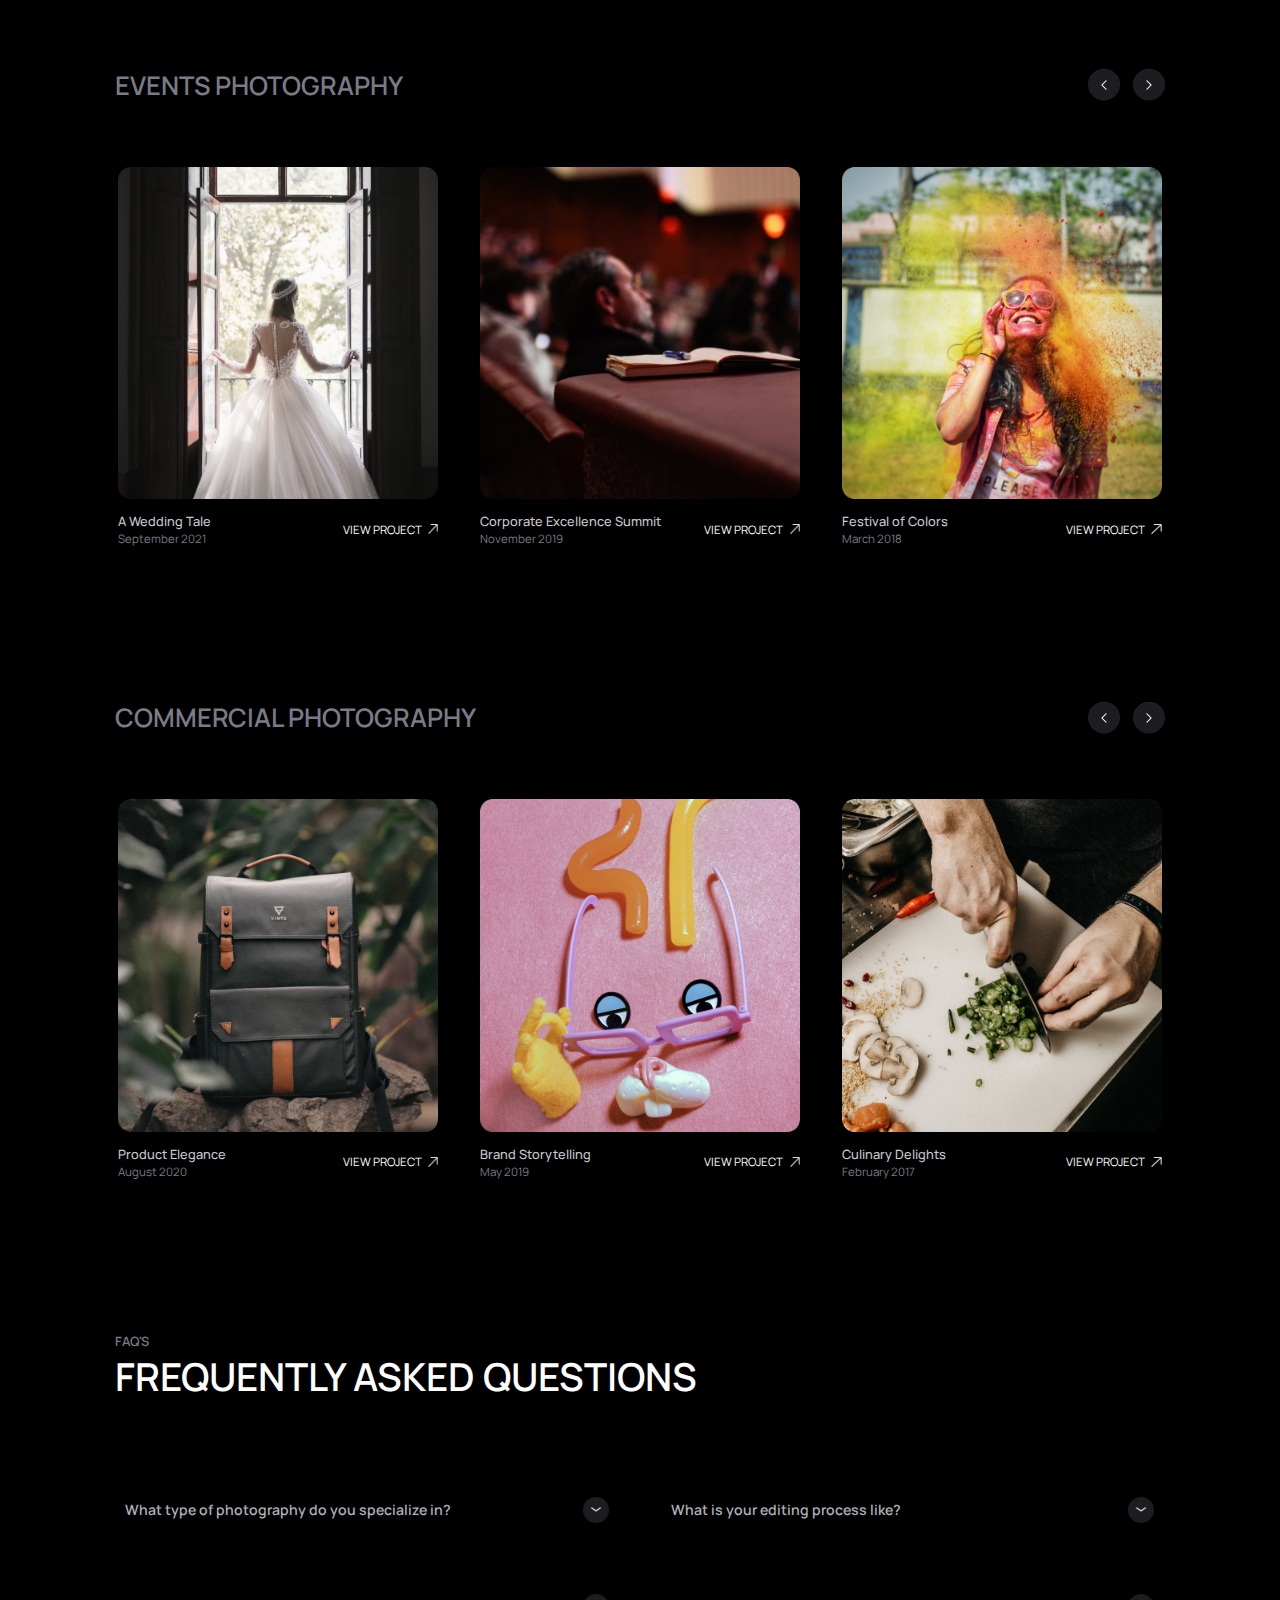
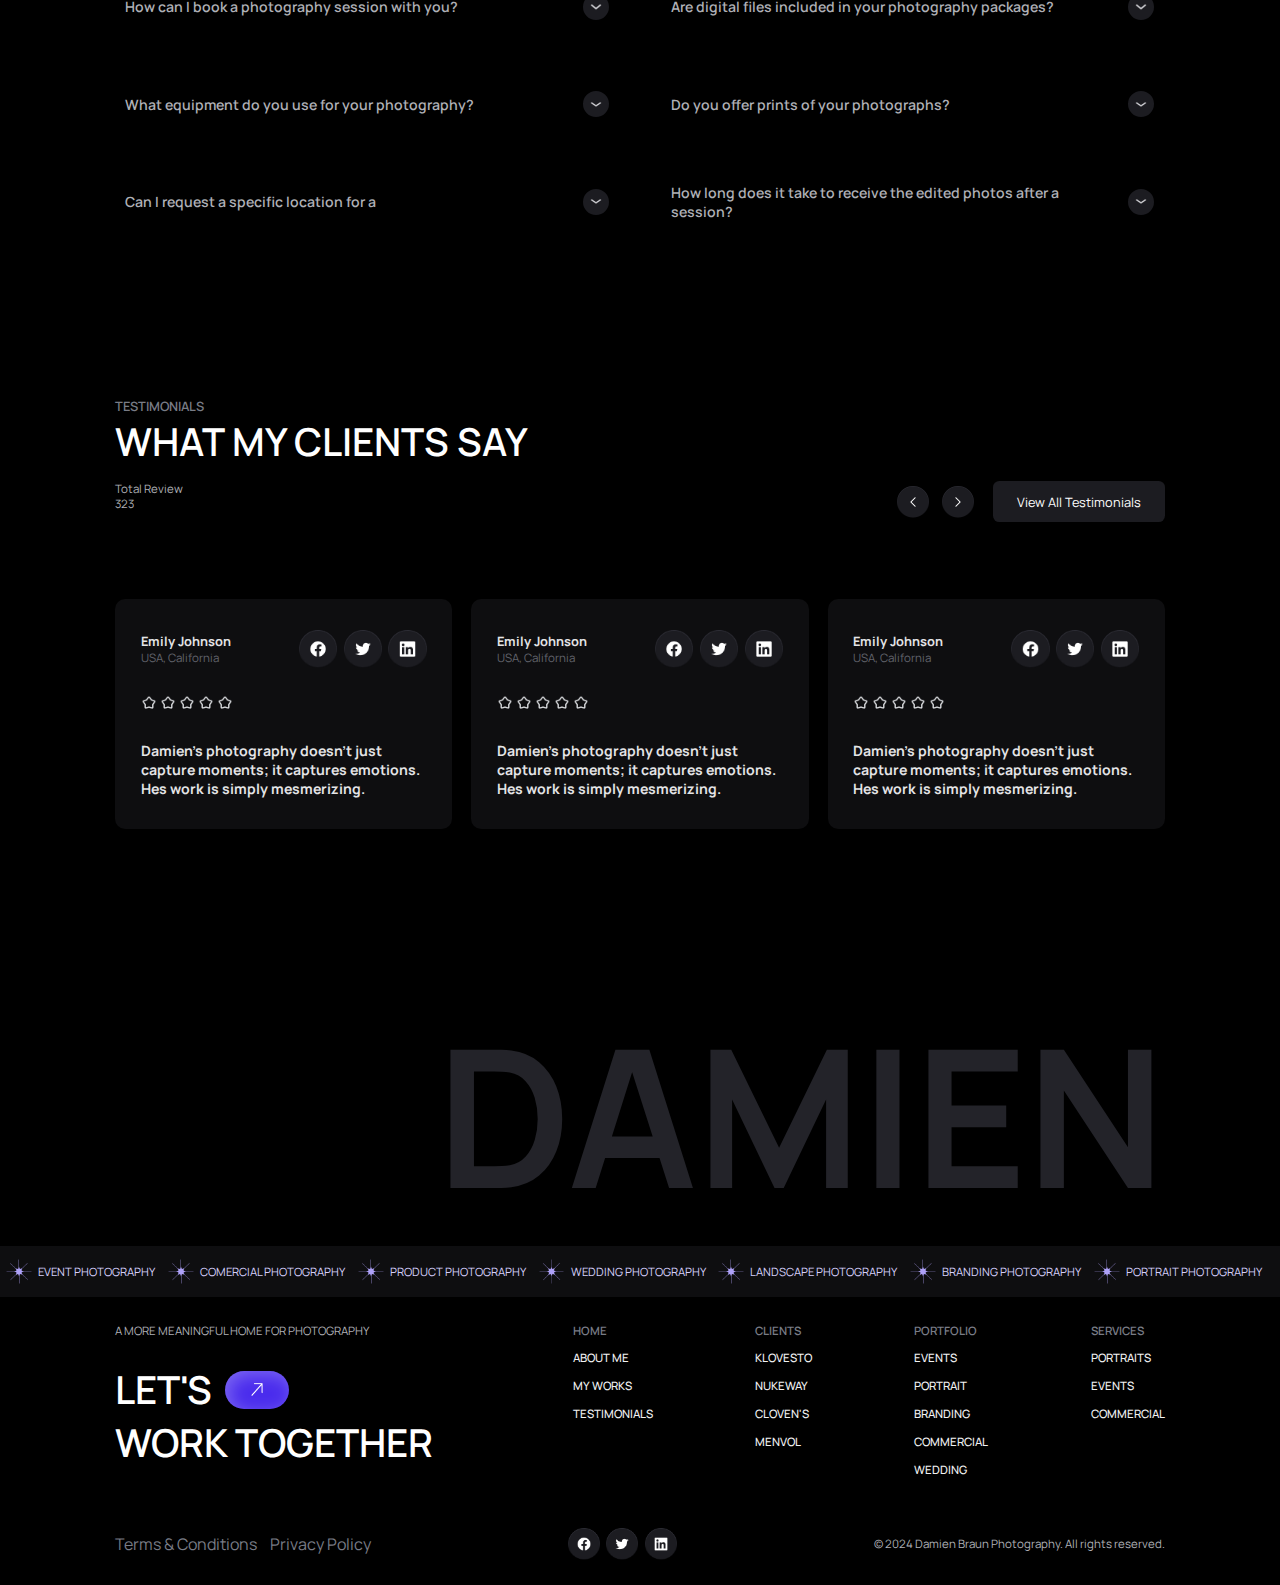
<file: portfolio.html>
<!DOCTYPE html>
<html lang="en">
<head>
    <meta charset="UTF-8">
    <meta name="viewport" content="width=device-width, initial-scale=1.0">
    <title>PORTFOLIO</title>
    <link rel="icon" type="image/png" href="img/favicon-32x32.png">
    <link rel="stylesheet" href="style.css">
    <link rel="stylesheet" href="portfolio.css">
    <link rel="stylesheet" href="https://cdnjs.cloudflare.com/ajax/libs/font-awesome/4.7.0/css/font-awesome.min.css">
    <link rel="preconnect" href="https://fonts.googleapis.com">
    <link rel="preconnect" href="https://fonts.gstatic.com" crossorigin>
    <link href="https://fonts.googleapis.com/css2?family=Manrope:wght@200..800&family=Montserrat:ital,wght@0,100..900;1,100..900&family=Plus+Jakarta+Sans:ital,wght@0,200..800;1,200..800&family=Space+Grotesk:wght@300..700&display=swap" rel="stylesheet">
    <script src="script.js" defer></script>
    <link rel="stylesheet" href="992px.css">
    <link rel="stylesheet" href="768px.css">
    <link rel="stylesheet" href="480px.css">
</head>
<body>
    

    <nav>
        <div class="logo">
            <img src="img/logo.png" alt="">
        </div>

        <div class="menu">
            <a href="index.html">Home</a>
            <a href="about.html">About Me</a>
            <a href="portfolio.html">Portfolio</a>
            <a href="services.html">Services</a>
        </div>

        <div class="nav-button">
            <a href="#">Contact Me</a>
        </div>


        <div class="hamburger">
            <img src="img/hamburger.png" alt="">
        </div>
    </nav>



    <div class="portfolio-page">
        <div class="portfolio-background">
            <div class="portfolio-page-heading">
                <p>PORTFOLIO</p>
                <h1>VISUAL POETRY IN PIXELS</h1>

                <div class="portfolio-page-text">
                    <p>Step into a visual journey that encapsulates the essence of my lens. Each photograph in this portfolio is a narrative, a frozen moment in time, and a testament to the artistry and passion poured into every frame. Explore the diverse tapestry of stories I've had the privilege to capture and witness the world through my lens.</p>
                </div>
            </div>


            <div class="bottom">

                <div class="bottom-left">
                    <img src="img/about-image.png" alt="">
                </div>

                <div class="bottom-right">
                    <p>Scroll Down To See My Journey</p>
                </div>

            </div>

            
        </div>

    </div>




    <div class="brands">

        <div class="brands-heading">
                <p>BRANDS I HAVE WORKED WITH</p>
        </div>

        <div class="list-brands">
               <div> <img src="img/infinity.png" alt=""></div>
               <div> <img src="img/omega.png" alt=""></div>
               <div><img src="img/wheel.png" alt=""></div> 
               <div> <img src="img/high.png" alt=""></div>
               <div> <img src="img/edge.png" alt=""></div>
        </div>

    </div>
  


    <div class="portfolio-portraits">

            <div class="portraits-heading">

                <h1>PORTRAITS PHOTOGRAPHY</h1>

                <div class="portraits-buttons">

                    <div class="navigation-buttons">

                        <button><img src="img/left.png" alt=""></button>
                        <button><img src="img/right.png" alt=""></button>

                    </div>


                </div>

            </div>

            <div class="portrait-content">

                <div class="portrait-face">

                    <div class="portrait-face-image">
                        <img src="img/portrait-face.png" alt="">
                    </div>

                    <div class="portrait-face-details">

                        <div class="portrait-face-name">
                            <h4>Faces of Resilience</h4>
                            <p>March 2022</p>
                        </div>

                        <div class="portrait-face-button">
                            <a href="#">VIEW PROJECT
                                <img src="img/arrow.png" alt="">
                            </a>
                        </div>

                    </div>

                </div>

                <div class="portrait-innocence">

                    <div class="portrait-innocence-image">
                        <img src="img/innocence.png" alt="">
                    </div>

                    <div class="portrait-innocence-details">

                        <div class="portrait-innocence-name">
                            <h4>Innocence Unveiled</h4>
                            <p>January 2020</p>
                        </div>

                        <div class="portrait-innocence-button">
                            <a href="#">VIEW PROJECT
                                <img src="img/arrow.png" alt="">
                            </a>
                        </div>

                    </div>

                </div>

                <div class="portrait-elegance">

                    <div class="portrait-elegance-image">
                        <img src="img/elegance.png" alt="">
                    </div>

                    <div class="portrait-elegance-details">

                        <div class="portrait-elegance-name">
                            <h4>Elegance in Monochrom</h4>
                            <p>January 2020</p>
                        </div>

                        <div class="portrait-elegance-button">
                            <a href="#">VIEW PROJECT
                                <img src="img/arrow.png" alt="">
                            </a>
                        </div>

                    </div>

                </div>

            </div>

            

    </div>


    <div class="portfolio-portraits">

            <div class="portraits-heading">

                <h1>EVENTS PHOTOGRAPHY</h1>

                <div class="portraits-buttons">

                    <div class="navigation-buttons">

                        <button><img src="img/left.png" alt=""></button>
                        <button><img src="img/right.png" alt=""></button>

                    </div>


                </div>

            </div>

            <div class="portrait-content">

                <div class="portrait-face">

                    <div class="portrait-face-image">
                        <img src="img/wedding.png" alt="">
                    </div>

                    <div class="portrait-face-details">

                        <div class="portrait-face-name">
                            <h4>A Wedding Tale</h4>
                            <p>September 2021</p>
                        </div>

                        <div class="portrait-face-button">
                            <a href="#">VIEW PROJECT
                                <img src="img/arrow.png" alt="">
                            </a>
                        </div>

                    </div>

                </div>

                <div class="portrait-innocence">

                    <div class="portrait-innocence-image">
                        <img src="img/corporate.png" alt="">
                    </div>

                    <div class="portrait-innocence-details">

                        <div class="portrait-innocence-name">
                            <h4>Corporate Excellence Summit</h4>
                            <p>November 2019</p>
                        </div>

                        <div class="portrait-innocence-button">
                            <a href="#">VIEW PROJECT
                                <img src="img/arrow.png" alt="">
                            </a>
                        </div>

                    </div>

                </div>

                <div class="portrait-elegance">

                    <div class="portrait-elegance-image">
                        <img src="img/festival.png" alt="">
                    </div>

                    <div class="portrait-elegance-details">

                        <div class="portrait-elegance-name">
                            <h4>Festival of Colors</h4>
                            <p>March 2018</p>
                        </div>

                        <div class="portrait-elegance-button">
                            <a href="#">VIEW PROJECT
                                <img src="img/arrow.png" alt="">
                            </a>
                        </div>

                    </div>

                </div>

            </div>

            

    </div>



    <div class="portfolio-portraits">

            <div class="portraits-heading">

                <h1>COMMERCIAL PHOTOGRAPHY</h1>

                <div class="portraits-buttons">

                    <div class="navigation-buttons">

                        <button><img src="img/left.png" alt=""></button>
                        <button><img src="img/right.png" alt=""></button>

                    </div>


                </div>

            </div>

            <div class="portrait-content">

                <div class="portrait-face">

                    <div class="portrait-face-image">
                        <img src="img/product.png" alt="">
                    </div>

                    <div class="portrait-face-details">

                        <div class="portrait-face-name">
                            <h4>Product Elegance</h4>
                            <p>August 2020</p>
                        </div>

                        <div class="portrait-face-button">
                            <a href="#">VIEW PROJECT
                                <img src="img/arrow.png" alt="">
                            </a>
                        </div>

                    </div>

                </div>

                <div class="portrait-innocence">

                    <div class="portrait-innocence-image">
                        <img src="img/brand.png" alt="">
                    </div>

                    <div class="portrait-innocence-details">

                        <div class="portrait-innocence-name">
                            <h4>Brand Storytelling</h4>
                            <p>May 2019</p>
                        </div>

                        <div class="portrait-innocence-button">
                            <a href="#">VIEW PROJECT
                                <img src="img/arrow.png" alt="">
                            </a>
                        </div>

                    </div>

                </div>

                <div class="portrait-elegance">

                    <div class="portrait-elegance-image">
                        <img src="img/culinary.png" alt="">
                    </div>

                    <div class="portrait-elegance-details">

                        <div class="portrait-elegance-name">
                            <h4>Culinary Delights</h4>
                            <p>February 2017</p>
                        </div>

                        <div class="portrait-elegance-button">
                            <a href="#">VIEW PROJECT
                                <img src="img/arrow.png" alt="">
                            </a>
                        </div>

                    </div>

                </div>

            </div>

            

    </div>




    <div class="FAQ-section">

        <p class="section-head">FAQ'S</p>

            <div class="FAQ-heading">

                <h1>FREQUENTLY ASKED QUESTIONS</h1>

            </div>

            <div class="FAQ-content">

                <div class="question-one">

                    <div class="one">

                        <div class="q1">

                            <div class="q"><h5>What type of photography do you specialize in?</h5></div>
                            <div class="ans"><p>I specialize in [Portrait, Landscape, Event, etc.] photography, capturing moments that tell unique stories.</p></div>
                        
                        </div>

                        <div class="btn">

                            <button class="toggle">
                                <img src="img/down.png" alt="">
                            </button>

                        </div>
                    </div>

                    <div class="two">

                        <div class="q1">

                            <div class="q"><h5>How can I book a photography session with you?</h5></div>
                            <div class="ans"><p>I specialize in [Portrait, Landscape, Event, etc.] photography, capturing moments that tell unique stories.</p></div>
                        
                        </div>

                        <div class="btn">

                            <button class="toggle">
                                <img src="img/down.png" alt="">
                            </button>

                        </div>
                    </div>
                    <div class="two">

                        <div class="q1">

                            <div class="q"><h5>What equipment do you use for your photography?</h5></div>
                            <div class="ans"><p>I specialize in [Portrait, Landscape, Event, etc.] photography, capturing moments that tell unique stories.</p></div>
                        
                        </div>

                        <div class="btn">

                            <button class="toggle">
                                <img src="img/down.png" alt="">
                            </button>

                        </div>
                    </div>
                    <div class="two">

                        <div class="q1">

                            <div class="q"><h5>Can I request a specific location for a </h5></div>
                            <div class="ans"><p>I specialize in [Portrait, Landscape, Event, etc.] photography, capturing moments that tell unique stories.</p></div>
                        
                        </div>

                        <div class="btn">

                            <button class="toggle">
                                <img src="img/down.png" alt="">
                            </button>

                        </div>
                    </div>
                </div>


                <div class="question-two">

                    <div class="one">

                        <div class="q1">

                            <div class="q"><h5>What is your editing process like?</h5></div>
                            <div class="ans"><p>I specialize in [Portrait, Landscape, Event, etc.] photography, capturing moments that tell unique stories.</p></div>
                        
                        </div>

                        <div class="btn">

                            <button class="toggle">
                                <img src="img/down.png" alt="">
                            </button>

                        </div>
                    </div>

                    <div class="two">

                        <div class="q1">

                            <div class="q"><h5>Are digital files included in your photography packages?</h5></div>
                            <div class="ans"><p>I specialize in [Portrait, Landscape, Event, etc.] photography, capturing moments that tell unique stories.</p></div>
                        
                        </div>

                        <div class="btn">

                            <button class="toggle">
                                <img src="img/down.png" alt="">
                            </button>

                        </div>
                    </div>
                    <div class="two">

                        <div class="q1">

                            <div class="q"><h5>Do you offer prints of your photographs?</h5></div>
                            <div class="ans"><p>Yes, prints are available for purchase. Explore the 'Prints' section for more details on sizes and pricing.</p></div>
                        
                        </div>

                        <div class="btn">

                            <button class="toggle">
                                <img src="img/down.png" alt="">
                            </button>

                        </div>
                    </div>
                    <div class="two">

                        <div class="q1">

                            <div class="q"><h5>How long does it take to receive the edited photos after a session?</h5></div>
                            <div class="ans"><p>I specialize in [Portrait, Landscape, Event, etc.] photography, capturing moments that tell unique stories.</p></div>
                        
                        </div>

                        <div class="btn">

                            <button class="toggle">
                                <img src="img/down.png" alt="">
                            </button>

                        </div>
                    </div>
                </div>
            
            </div>

    </div>




    <div class="testimonials-section">

        

            <div class="testimonials-heading">

                <p class="section-head">TESTIMONIALS</p>

                <h1>WHAT MY CLIENTS SAY</h1>

            </div>

            <div class="testimonials-reviews">

                    <div class="total-review">
                        <p>Total Review</p>
                        <p>323</p>
                    </div>

                <div class="testimonials-buttons">

                    <div class="navigation-buttons">

                        <button><img src="img/left.png" alt=""></button>
                        <button><img src="img/right.png" alt=""></button>

                    </div>

                    <div class="all-testimonials">

                        <a href="#">View All Testimonials</a>

                    </div>
                    
                </div>


            </div>

            
            <div class="testimonials-content">

                
                <div class="emily">

                    <div class="emily-heading">

                        <div class="emily-head">
                            <h5>Emily Johnson</h5>
                            <p>USA, California</p>
                        </div>

                        <div class="emily-socials">
                            <img src="img/fb.png" alt="">
                            <img src="img/tw.png" alt="">
                            <img src="img/in.png" alt="">
                        </div>

                    </div>

                    <div class="emily-reviews">

                        <img src="img/review-star.png" alt="">
                        <img src="img/review-star.png" alt="">
                        <img src="img/review-star.png" alt="">
                        <img src="img/review-star.png" alt="">
                        <img src="img/review-star.png" alt="">

                    </div>

                    <div class="emily-discription">
                        <h5>Damien's photography doesn't just capture moments; it captures emotions. Hes work is simply mesmerizing.</h5>
                    </div>

                </div>


                <div class="john">

                <div class="emily-heading">

                    <div class="emily-head">
                        <h5>Emily Johnson</h5>
                        <p>USA, California</p>
                    </div>

                    <div class="emily-socials">
                        <img src="img/fb.png" alt="">
                        <img src="img/tw.png" alt="">
                        <img src="img/in.png" alt="">
                    </div>

                </div>

                <div class="emily-reviews">

                    <img src="img/review-star.png" alt="">
                    <img src="img/review-star.png" alt="">
                    <img src="img/review-star.png" alt="">
                    <img src="img/review-star.png" alt="">
                    <img src="img/review-star.png" alt="">

                </div>

                <div class="emily-discription">
                    <h5>Damien's photography doesn't just capture moments; it captures emotions. Hes work is simply mesmerizing.</h5>
                </div>

                </div>


                <div class="samantha">

                    <div class="emily-heading">

                        <div class="emily-head">
                            <h5>Emily Johnson</h5>
                            <p>USA, California</p>
                        </div>

                        <div class="emily-socials">
                            <img src="img/fb.png" alt="">
                            <img src="img/tw.png" alt="">
                            <img src="img/in.png" alt="">
                        </div>

                    </div>

                    <div class="emily-reviews">

                        <img src="img/review-star.png" alt="">
                        <img src="img/review-star.png" alt="">
                        <img src="img/review-star.png" alt="">
                        <img src="img/review-star.png" alt="">
                        <img src="img/review-star.png" alt="">

                    </div>

                    <div class="emily-discription">
                        <h5>Damien's photography doesn't just capture moments; it captures emotions. Hes work is simply mesmerizing.</h5>
                    </div>

                </div>

            </div>

    </div>



<div class="last-section">


    <div class="logo">
        <h1>DAMIEN</h1>
    </div>


    <div class="footer-animation">
        <div class="animation">
            <div class="first">
                <img src="img/colorbullet.png" alt="">
                <p>EVENT PHOTOGRAPHY</p>
            </div>

            <div class="first">
                <img src="img/colorbullet.png" alt="">
                <p>Comercial Photography</p>
            </div>

            <div class="first">
                <img src="img/colorbullet.png" alt="">
                <p>Product Photography</p>
            </div>

            <div class="first">
                <img src="img/colorbullet.png" alt="">
                <p>Wedding Photography</p>
            </div>

            <div class="first">
                <img src="img/colorbullet.png" alt="">
                <p>Landscape Photography</p>
            </div>

            <div class="first">
                <img src="img/colorbullet.png" alt="">
                <p>Branding Photography</p>
            </div>

            <div class="first">
                <img src="img/colorbullet.png" alt="">
                <p>Portrait  Photography</p>
            </div>
        </div>

    </div>


</div>




    <footer>


        <div class="footer-content">


            <div class="left">


                <div class="left-heading">
                    <p>A MORE MEANINGFUL HOME FOR PHOTOGRAPHY</p>
                </div>

                <div class="work-details">
                    <div class="lets">
                        <h1>LET'S</h1>
                        <a href="#"><img src="img/arrow.png" alt=""></a>
                    </div>
                    <div class="work-together">
                        <h1>WORK TOGETHER</h1>
                    </div>
                </div>


            </div>


            <div class="right">


                <div class="home">
                    <h5>HOME</h5>
                    <a href="#">ABOUT ME</a>
                    <a href="#">MY WORKS</a>
                    <a href="#">TESTIMONIALS</a>
                </div>

                <div class="clients">
                    <h5>CLIENTS</h5>
                    <a href="">KLOVESTO</a>
                    <a href="">NUKEWAY</a>
                    <a href="">CLOVEN'S</a>
                    <a href="">MENVOL</a>
                </div>
                <div class="portfolio">
                    <h5>PORTFOLIO</h5>
                    <a href="">EVENTS</a>
                    <a href="">PORTRAIT</a>
                    <a href="">BRANDING</a>
                    <a href="">COMMERCIAL</a>
                    <a href="">WEDDING </a>
                </div>
                <div class="services">
                    <h5>SERVICES</h5>
                    <a href="">PORTRAITS</a>
                    <a href="">EVENTS</a>
                    <a href="">COMMERCIAL</a>
                </div>
    

            </div>


        </div>

    </footer>


    <div class="copyright">
        <div class="term">
            <a href="">Terms & Conditions</a>
            <a href="">Privacy  Policy</a>
        </div>

        <div class="social-media">
                <img src="img/fb.png" alt="">
                <img src="img/tw.png" alt="">
                <img src="img/in.png" alt="">
        </div>

        <div class="copy">
            <p>© 2024 Damien Braun Photography. All rights reserved. </p>
        </div>
    </div>
    

</body>
</html>
</file>
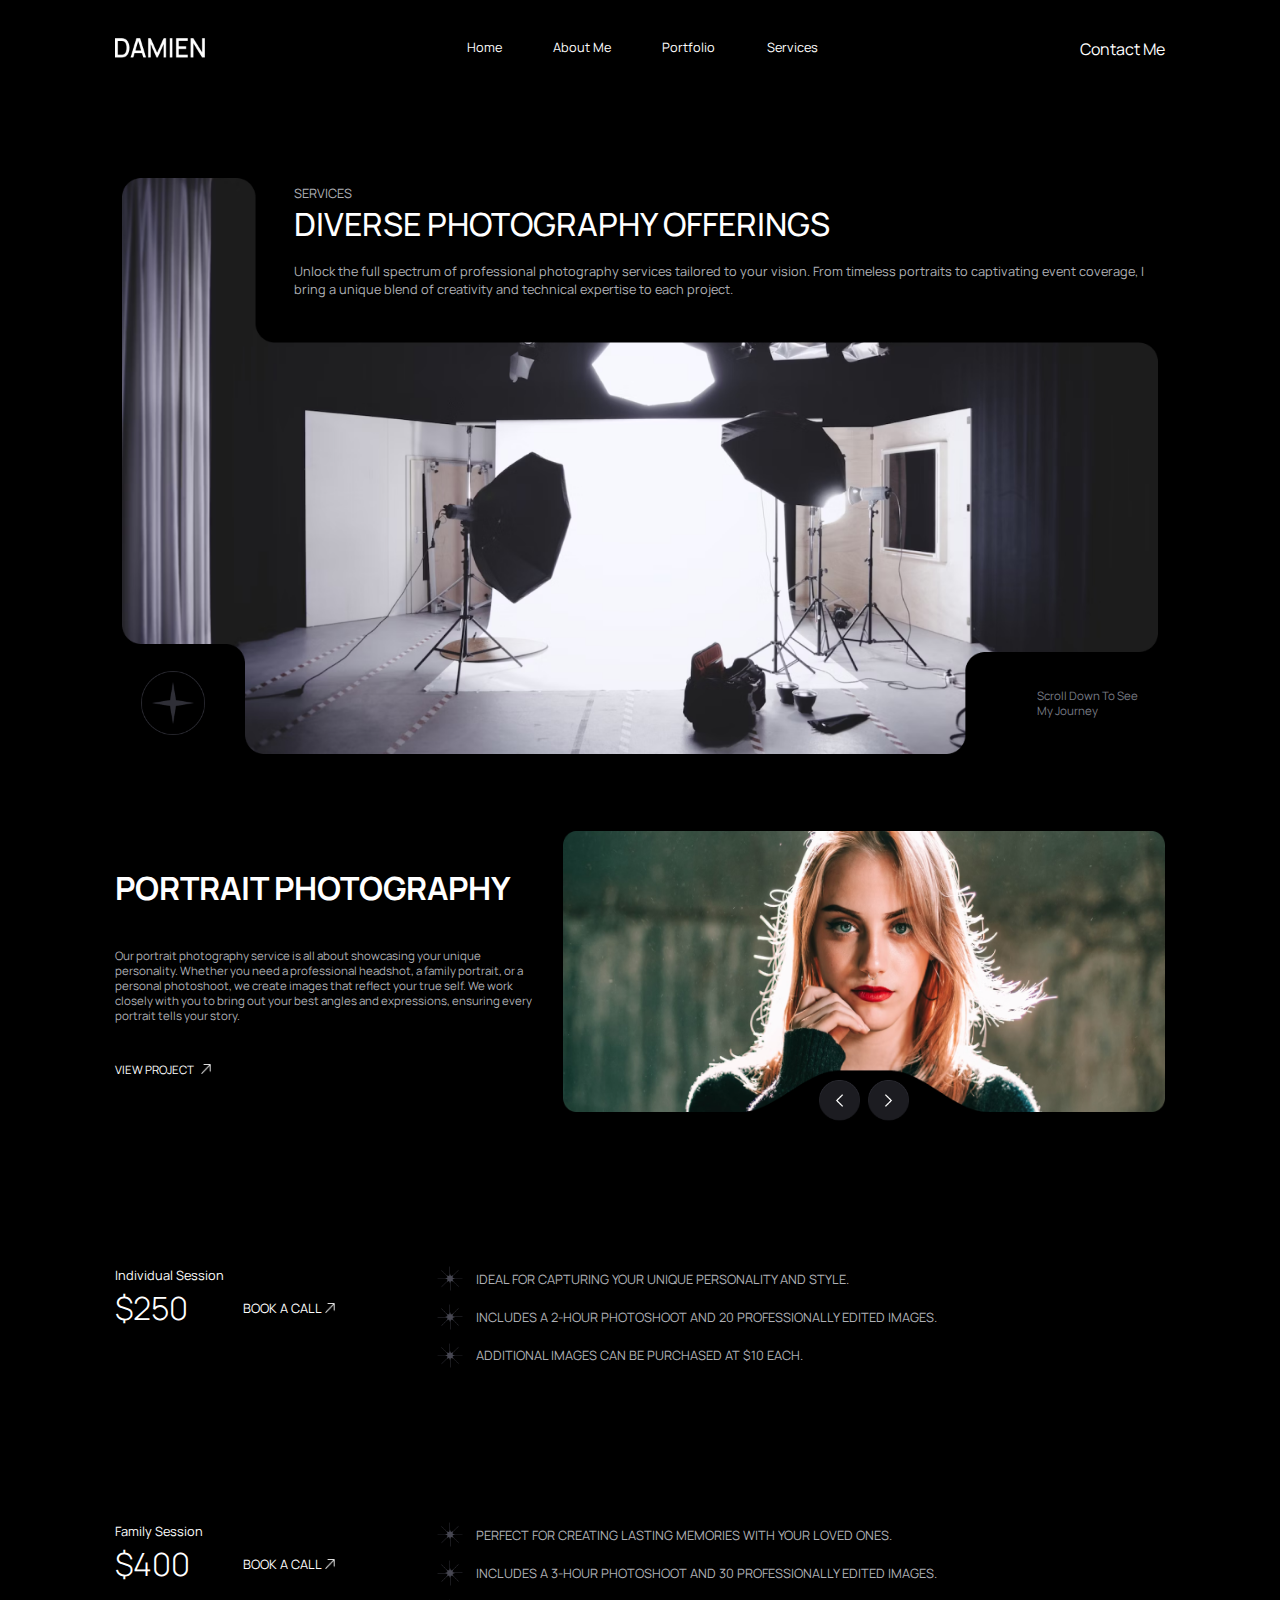
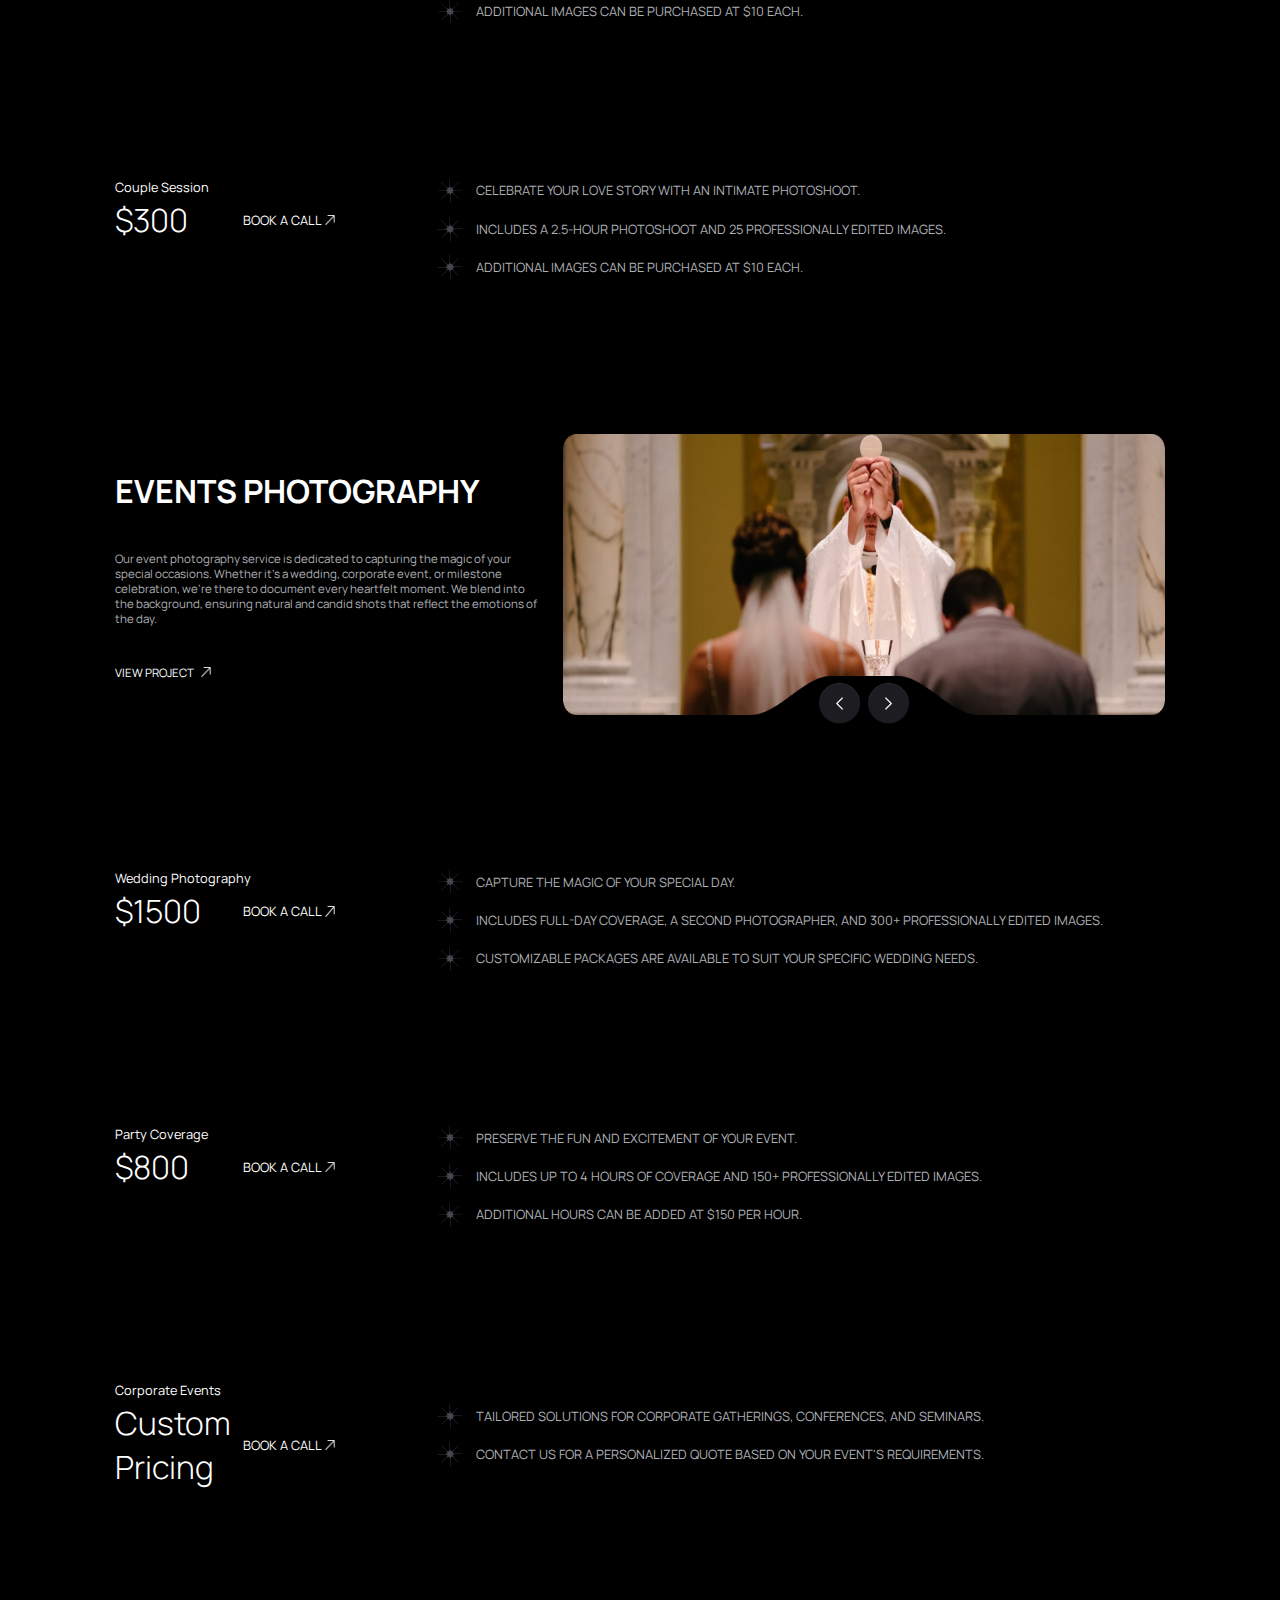
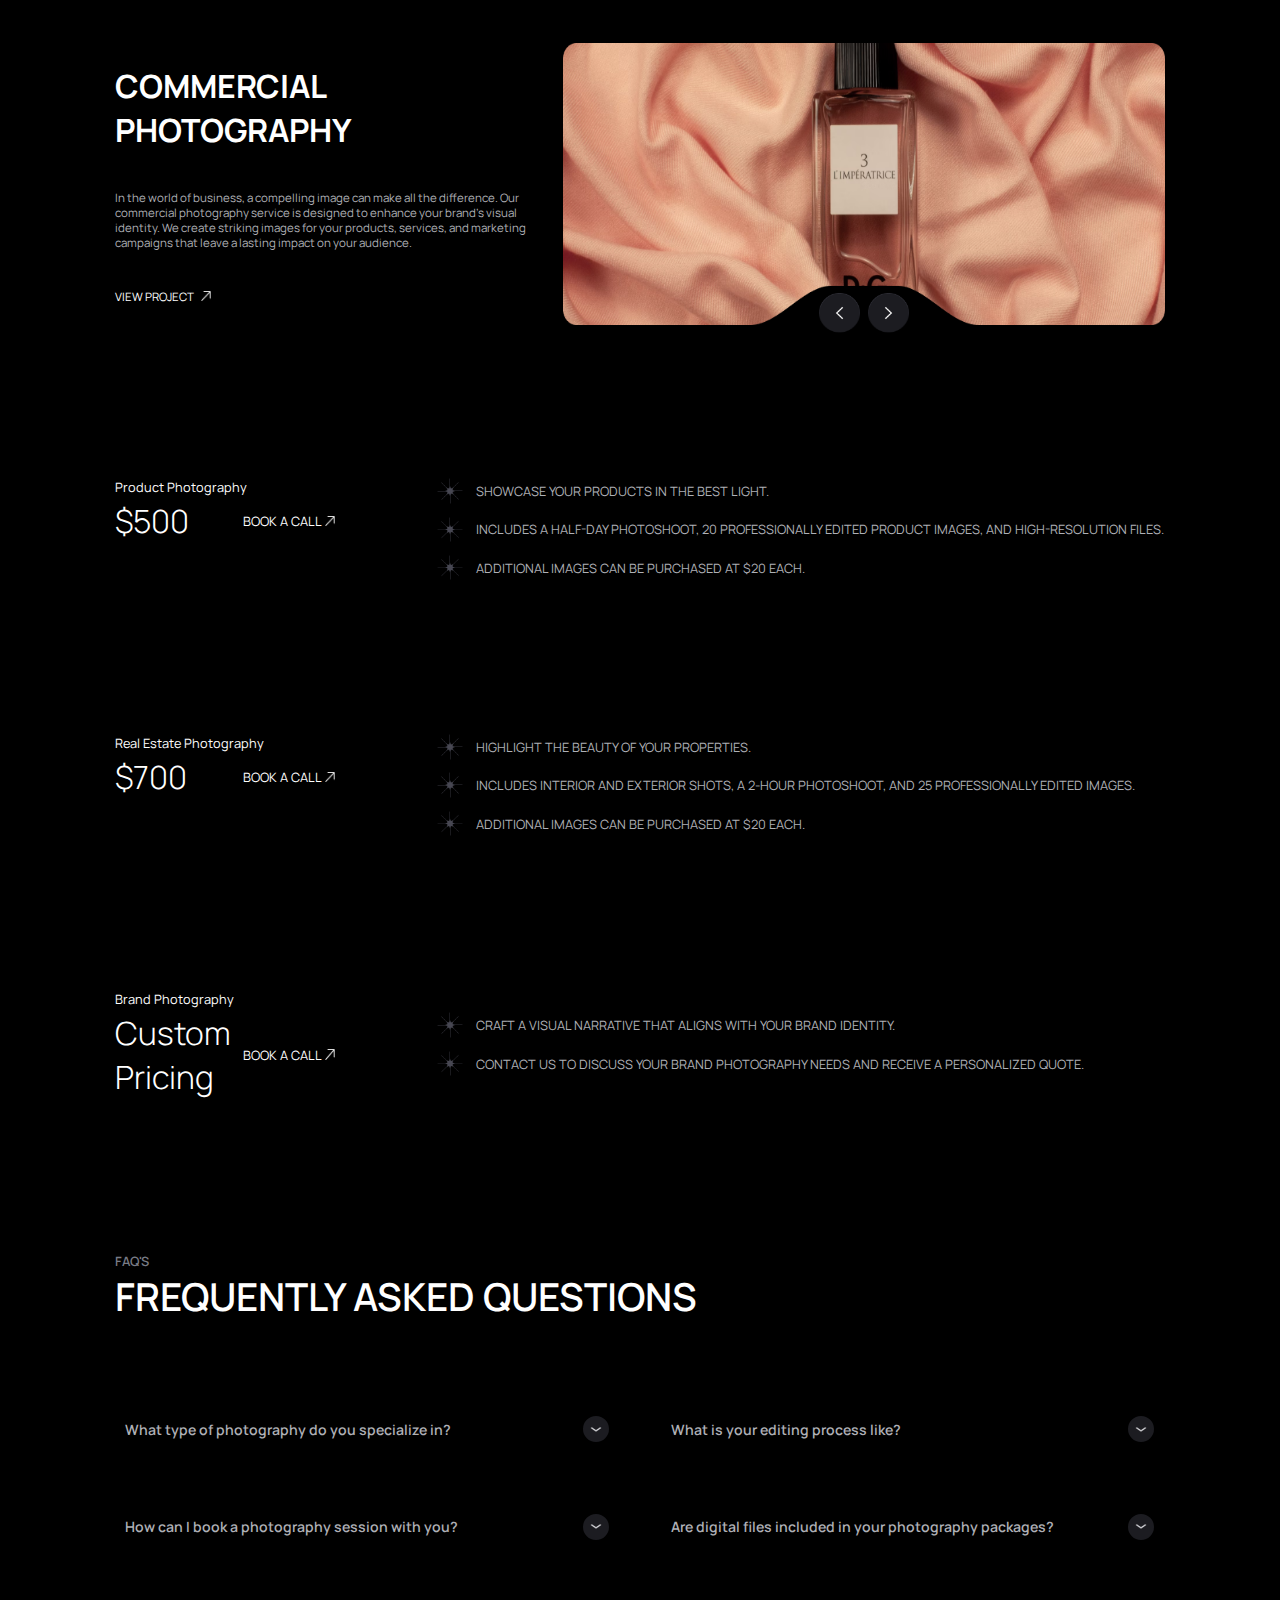
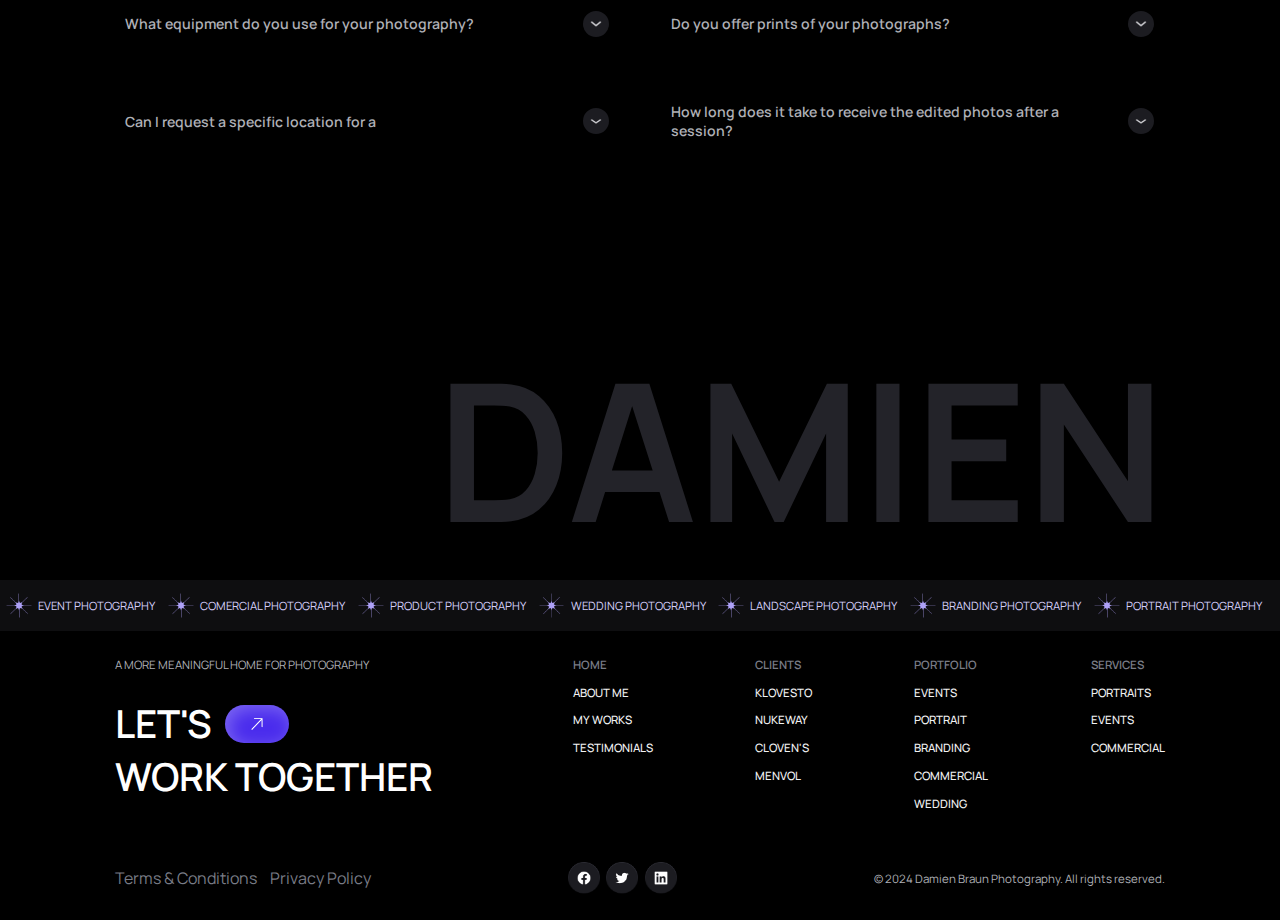
<file: services.html>
<!DOCTYPE html>
<html lang="en">
<head>
    <meta charset="UTF-8">
    <meta name="viewport" content="width=device-width, initial-scale=1.0">
    <title>Services</title>
    <link rel="icon" type="image/png" href="img/favicon-32x32.png">
    <link rel="stylesheet" href="style.css">
    <link rel="stylesheet" href="services.css">
    <link rel="stylesheet" href="https://cdnjs.cloudflare.com/ajax/libs/font-awesome/4.7.0/css/font-awesome.min.css">
    <link rel="preconnect" href="https://fonts.googleapis.com">
    <link rel="preconnect" href="https://fonts.gstatic.com" crossorigin>
    <link href="https://fonts.googleapis.com/css2?family=Manrope:wght@200..800&family=Montserrat:ital,wght@0,100..900;1,100..900&family=Plus+Jakarta+Sans:ital,wght@0,200..800;1,200..800&family=Space+Grotesk:wght@300..700&display=swap" rel="stylesheet">
    <script src="script.js" defer></script>
    <link rel="stylesheet" href="992px.css">
    <link rel="stylesheet" href="768px.css">
    <link rel="stylesheet" href="480px.css">
    
</head>
<body>
    

    <nav>
        <div class="logo">
            <img src="img/logo.png" alt="">
        </div>

        <div class="menu">
            <a href="index.html">Home</a>
            <a href="about.html">About Me</a>
            <a href="portfolio.html">Portfolio</a>
            <a href="services.html">Services</a>
        </div>

        <div class="nav-button">
            <a href="#">Contact Me</a>
        </div>


        <div class="hamburger">
            <img src="img/hamburger.png" alt="">
        </div>
    </nav>



    <div class="services-page">
        <div class="services-background">
            <div class="services-page-heading">
                <p>SERVICES</p>
                <h1>DIVERSE PHOTOGRAPHY OFFERINGS</h1>

                <div class="services-page-text">
                    <p>Unlock the full spectrum of professional photography services tailored to your vision. From timeless portraits to captivating event coverage, I bring a unique blend of creativity and technical expertise to each project.</p>
                </div>
            </div>


            <div class="bottom">

                <div class="bottom-left">
                    <img src="img/about-image.png" alt="">
                </div>

                <div class="bottom-right">
                    <p>Scroll Down To See My Journey</p>
                </div>

            </div>

            
        </div>

    </div>



    <div class="services-portrait">

        <div class="services-portrait-text">

            <h1>PORTRAIT PHOTOGRAPHY</h1>

            <p>Our portrait photography service is all about showcasing your unique personality. Whether you need a professional headshot, a family portrait, or a personal photoshoot, we create images that reflect your true self. We work closely with you to bring out your best angles and expressions, ensuring every portrait tells your story.</p>

            <div class="services-portrait-button">
                <a href="#">VIEW PROJECT
                    <img src="img/arrow.png" alt="">
                </a>
            </div>

        </div>


        <div class="services-portrait-image">

            <div class="services-image">
                <img src="img/services.png" alt="">
            </div>

            <div class="navigation-buttons">

                <a href="#"><img src="img/left.png" alt=""></a>
                <a href="#"><img src="img/right.png" alt=""></a>

            </div>
        </div>
    
    </div>


    <div class="sessions">

        <div class="pricing">

            <p>Individual Session</p>

            <div class="price">

                <h2>$250</h2>

                <a href="#">
                    BOOK A CALL  
                    <img src="img/arrow.png" alt="">
                </a>

            </div>

        </div>

        <div class="sessions-details">

            <div class="feature">
                <img src="img/bullet.png" alt="">
                <p>Ideal for capturing your unique personality and style.</p>
            </div>

            <div class="feature">
                <img src="img/bullet.png" alt="">
                <p>Includes a 2-hour photoshoot and 20 professionally edited images.</p>
            </div>

            <div class="feature">
                <img src="img/bullet.png" alt="">
                <p>Additional images can be purchased at $10 each.</p>
            </div>

        </div>

    </div>

    <div class="sessions">

        <div class="pricing">

            <p>Family Session</p>

            <div class="price">

                <h2>$400</h2>

                <a href="#">
                    BOOK A CALL  
                    <img src="img/arrow.png" alt="">
                </a>

            </div>

        </div>

        <div class="sessions-details">

            <div class="feature">
                <img src="img/bullet.png" alt="">
                <p>Perfect for creating lasting memories with your loved ones.</p>
            </div>

            <div class="feature">
                <img src="img/bullet.png" alt="">
                <p>Includes a 3-hour photoshoot and 30 professionally edited images.</p>
            </div>

            <div class="feature">
                <img src="img/bullet.png" alt="">
                <p>Additional images can be purchased at $10 each.</p>
            </div>

        </div>

    </div>


    <div class="sessions">

        <div class="pricing">

            <p>Couple Session</p>

            <div class="price">

                <h2>$300</h2>

                <a href="#">
                    BOOK A CALL  
                    <img src="img/arrow.png" alt="">
                </a>

            </div>

        </div>

        <div class="sessions-details">

            <div class="feature">
                <img src="img/bullet.png" alt="">
                <p>Celebrate your love story with an intimate photoshoot.</p>
            </div>

            <div class="feature">
                <img src="img/bullet.png" alt="">
                <p>Includes a 2.5-hour photoshoot and 25 professionally edited images.</p>
            </div>

            <div class="feature">
                <img src="img/bullet.png" alt="">
                <p>Additional images can be purchased at $10 each.</p>
            </div>

        </div>

    </div>







    <div class="services-portrait">

        <div class="services-portrait-text">

            <h1>EVENTS PHOTOGRAPHY</h1>

            <p>Our event photography service is dedicated to capturing the magic of your special occasions. Whether it's a wedding, corporate event, or milestone celebration, we're there to document every heartfelt moment. We blend into the background, ensuring natural and candid shots that reflect the emotions of the day.</p>

            <div class="services-portrait-button">
                <a href="#">VIEW PROJECT
                    <img src="img/arrow.png" alt="">
                </a>
            </div>

        </div>


        <div class="services-portrait-image">

            <div class="services-image">
                <img src="img/event photography.png" alt="">
            </div>

            <div class="navigation-buttons">

                <a href="#"><img src="img/left.png" alt=""></a>
                <a href="#"><img src="img/right.png" alt=""></a>

            </div>
        </div>
    
    </div>


    <div class="sessions">

        <div class="pricing">

            <p>Wedding Photography</p>

            <div class="price">

                <h2>$1500</h2>

                <a href="#">
                    BOOK A CALL  
                    <img src="img/arrow.png" alt="">
                </a>

            </div>

        </div>

        <div class="sessions-details">

            <div class="feature">
                <img src="img/bullet.png" alt="">
                <p>Capture the magic of your special day.</p>
            </div>

            <div class="feature">
                <img src="img/bullet.png" alt="">
                <p>Includes full-day coverage, a second photographer, and 300+ professionally edited images.</p>
            </div>

            <div class="feature">
                <img src="img/bullet.png" alt="">
                <p>Customizable packages are available to suit your specific wedding needs.</p>
            </div>

        </div>

    </div>

    <div class="sessions">

        <div class="pricing">

            <p>Party Coverage</p>

            <div class="price">

                <h2>$800</h2>

                <a href="#">
                    BOOK A CALL  
                    <img src="img/arrow.png" alt="">
                </a>

            </div>

        </div>

        <div class="sessions-details">

            <div class="feature">
                <img src="img/bullet.png" alt="">
                <p>Preserve the fun and excitement of your event.</p>
            </div>

            <div class="feature">
                <img src="img/bullet.png" alt="">
                <p>Includes up to 4 hours of coverage and 150+ professionally edited images.</p>
            </div>

            <div class="feature">
                <img src="img/bullet.png" alt="">
                <p>Additional hours can be added at $150 per hour.</p>
            </div>

        </div>

    </div>


    <div class="sessions">

        <div class="pricing">

            <p>Corporate Events</p>

            <div class="price">

                <h2>Custom Pricing</h2>

                <a href="#">
                    BOOK A CALL  
                    <img src="img/arrow.png" alt="">
                </a>

            </div>

        </div>

        <div class="sessions-details">

            <div class="feature">
                <img src="img/bullet.png" alt="">
                <p>Tailored solutions for corporate gatherings, conferences, and seminars.</p>
            </div>

            <div class="feature">
                <img src="img/bullet.png" alt="">
                <p>Contact us for a personalized quote based on your event's requirements.</p>
            </div>

        </div>

    </div>






    <div class="services-portrait">

        <div class="services-portrait-text">

            <h1>COMMERCIAL PHOTOGRAPHY</h1>

            <p>In the world of business, a compelling image can make all the difference. Our commercial photography service is designed to enhance your brand's visual identity. We create striking images for your products, services, and marketing campaigns that leave a lasting impact on your audience.</p>

            <div class="services-portrait-button">
                <a href="#">VIEW PROJECT
                    <img src="img/arrow.png" alt="">
                </a>
            </div>

        </div>


        <div class="services-portrait-image">

            <div class="services-image">
                <img src="img/commercial.png" alt="">
            </div>

            <div class="navigation-buttons">

                <a href="#"><img src="img/left.png" alt=""></a>
                <a href="#"><img src="img/right.png" alt=""></a>

            </div>
        </div>
    
    </div>


    <div class="sessions">

        <div class="pricing">

            <p>Product Photography</p>

            <div class="price">

                <h2>$500</h2>

                <a href="#">
                    BOOK A CALL  
                    <img src="img/arrow.png" alt="">
                </a>

            </div>

        </div>

        <div class="sessions-details">

            <div class="feature">
                <img src="img/bullet.png" alt="">
                <p>Showcase your products in the best light.</p>
            </div>

            <div class="feature">
                <img src="img/bullet.png" alt="">
                <p>Includes a half-day photoshoot, 20 professionally edited product images, and high-resolution files.</p>
            </div>

            <div class="feature">
                <img src="img/bullet.png" alt="">
                <p>Additional images can be purchased at $20 each.</p>
            </div>

        </div>

    </div>

    <div class="sessions">

        <div class="pricing">

            <p>Real Estate Photography</p>

            <div class="price">

                <h2>$700</h2>

                <a href="#">
                    BOOK A CALL  
                    <img src="img/arrow.png" alt="">
                </a>

            </div>

        </div>

        <div class="sessions-details">

            <div class="feature">
                <img src="img/bullet.png" alt="">
                <p>Highlight the beauty of your properties.</p>
            </div>

            <div class="feature">
                <img src="img/bullet.png" alt="">
                <p>Includes interior and exterior shots, a 2-hour photoshoot, and 25 professionally edited images.</p>
            </div>

            <div class="feature">
                <img src="img/bullet.png" alt="">
                <p>Additional images can be purchased at $20 each.</p>
            </div>

        </div>

    </div>


    <div class="sessions">

        <div class="pricing">

            <p>Brand Photography</p>

            <div class="price">

                <h2>Custom Pricing</h2>

                <a href="#">
                    BOOK A CALL  
                    <img src="img/arrow.png" alt="">
                </a>

            </div>

        </div>

        <div class="sessions-details">

            <div class="feature">
                <img src="img/bullet.png" alt="">
                <p>Craft a visual narrative that aligns with your brand identity.</p>
            </div>

            <div class="feature">
                <img src="img/bullet.png" alt="">
                <p>Contact us to discuss your brand photography needs and receive a personalized quote.</p>
            </div>

        </div>

    </div>






    <div class="FAQ-section">

        <p class="section-head">FAQ'S</p>

            <div class="FAQ-heading">

                <h1>FREQUENTLY ASKED QUESTIONS</h1>

            </div>

            <div class="FAQ-content">

                <div class="question-one">

                    <div class="one">

                        <div class="q1">

                            <div class="q"><h5>What type of photography do you specialize in?</h5></div>
                            <div class="ans"><p>I specialize in [Portrait, Landscape, Event, etc.] photography, capturing moments that tell unique stories.</p></div>
                        
                        </div>

                        <div class="btn">

                            <button class="toggle">
                                <img src="img/down.png" alt="">
                            </button>

                        </div>
                    </div>

                    <div class="two">

                        <div class="q1">

                            <div class="q"><h5>How can I book a photography session with you?</h5></div>
                            <div class="ans"><p>I specialize in [Portrait, Landscape, Event, etc.] photography, capturing moments that tell unique stories.</p></div>
                        
                        </div>

                        <div class="btn">

                            <button class="toggle">
                                <img src="img/down.png" alt="">
                            </button>

                        </div>
                    </div>
                    <div class="two">

                        <div class="q1">

                            <div class="q"><h5>What equipment do you use for your photography?</h5></div>
                            <div class="ans"><p>I specialize in [Portrait, Landscape, Event, etc.] photography, capturing moments that tell unique stories.</p></div>
                        
                        </div>

                        <div class="btn">

                            <button class="toggle">
                                <img src="img/down.png" alt="">
                            </button>

                        </div>
                    </div>
                    <div class="two">

                        <div class="q1">

                            <div class="q"><h5>Can I request a specific location for a </h5></div>
                            <div class="ans"><p>I specialize in [Portrait, Landscape, Event, etc.] photography, capturing moments that tell unique stories.</p></div>
                        
                        </div>

                        <div class="btn">

                            <button class="toggle">
                                <img src="img/down.png" alt="">
                            </button>

                        </div>
                    </div>
                </div>


                <div class="question-two">

                    <div class="one">

                        <div class="q1">

                            <div class="q"><h5>What is your editing process like?</h5></div>
                            <div class="ans"><p>I specialize in [Portrait, Landscape, Event, etc.] photography, capturing moments that tell unique stories.</p></div>
                        
                        </div>

                        <div class="btn">

                            <button class="toggle">
                                <img src="img/down.png" alt="">
                            </button>

                        </div>
                    </div>

                    <div class="two">

                        <div class="q1">

                            <div class="q"><h5>Are digital files included in your photography packages?</h5></div>
                            <div class="ans"><p>I specialize in [Portrait, Landscape, Event, etc.] photography, capturing moments that tell unique stories.</p></div>
                        
                        </div>

                        <div class="btn">

                            <button class="toggle">
                                <img src="img/down.png" alt="">
                            </button>

                        </div>
                    </div>
                    <div class="two">

                        <div class="q1">

                            <div class="q"><h5>Do you offer prints of your photographs?</h5></div>
                            <div class="ans"><p>Yes, prints are available for purchase. Explore the 'Prints' section for more details on sizes and pricing.</p></div>
                        
                        </div>

                        <div class="btn">

                            <button class="toggle">
                                <img src="img/down.png" alt="">
                            </button>

                        </div>
                    </div>
                    <div class="two">

                        <div class="q1">

                            <div class="q"><h5>How long does it take to receive the edited photos after a session?</h5></div>
                            <div class="ans"><p>I specialize in [Portrait, Landscape, Event, etc.] photography, capturing moments that tell unique stories.</p></div>
                        
                        </div>

                        <div class="btn">

                            <button class="toggle">
                                <img src="img/down.png" alt="">
                            </button>

                        </div>
                    </div>
                </div>
            
            </div>

    </div>



<div class="last-section">


    <div class="logo">
        <h1>DAMIEN</h1>
    </div>


    <div class="footer-animation">
        <div class="animation">
            <div class="first">
                <img src="img/colorbullet.png" alt="">
                <p>EVENT PHOTOGRAPHY</p>
            </div>

            <div class="first">
                <img src="img/colorbullet.png" alt="">
                <p>Comercial Photography</p>
            </div>

            <div class="first">
                <img src="img/colorbullet.png" alt="">
                <p>Product Photography</p>
            </div>

            <div class="first">
                <img src="img/colorbullet.png" alt="">
                <p>Wedding Photography</p>
            </div>

            <div class="first">
                <img src="img/colorbullet.png" alt="">
                <p>Landscape Photography</p>
            </div>

            <div class="first">
                <img src="img/colorbullet.png" alt="">
                <p>Branding Photography</p>
            </div>

            <div class="first">
                <img src="img/colorbullet.png" alt="">
                <p>Portrait  Photography</p>
            </div>
        </div>

    </div>


</div>




    <footer>


        <div class="footer-content">


            <div class="left">


                <div class="left-heading">
                    <p>A MORE MEANINGFUL HOME FOR PHOTOGRAPHY</p>
                </div>

                <div class="work-details">
                    <div class="lets">
                        <h1>LET'S</h1>
                        <a href="#"><img src="img/arrow.png" alt=""></a>
                    </div>
                    <div class="work-together">
                        <h1>WORK TOGETHER</h1>
                    </div>
                </div>


            </div>


            <div class="right">


                <div class="home">
                    <h5>HOME</h5>
                    <a href="#">ABOUT ME</a>
                    <a href="#">MY WORKS</a>
                    <a href="#">TESTIMONIALS</a>
                </div>

                <div class="clients">
                    <h5>CLIENTS</h5>
                    <a href="">KLOVESTO</a>
                    <a href="">NUKEWAY</a>
                    <a href="">CLOVEN'S</a>
                    <a href="">MENVOL</a>
                </div>
                <div class="portfolio">
                    <h5>PORTFOLIO</h5>
                    <a href="">EVENTS</a>
                    <a href="">PORTRAIT</a>
                    <a href="">BRANDING</a>
                    <a href="">COMMERCIAL</a>
                    <a href="">WEDDING </a>
                </div>
                <div class="services">
                    <h5>SERVICES</h5>
                    <a href="">PORTRAITS</a>
                    <a href="">EVENTS</a>
                    <a href="">COMMERCIAL</a>
                </div>
    

            </div>


        </div>

    </footer>


    <div class="copyright">
        <div class="term">
            <a href="">Terms & Conditions</a>
            <a href="">Privacy  Policy</a>
        </div>

        <div class="social-media">
                <img src="img/fb.png" alt="">
                <img src="img/tw.png" alt="">
                <img src="img/in.png" alt="">
        </div>

        <div class="copy">
            <p>© 2024 Damien Braun Photography. All rights reserved. </p>
        </div>
    </div>
    

</body>
</html>
</file>
<file: style.css>
* {
    font-family: manrope;
    margin: 0;
    padding: 0;
}

html{
    background-color: black;
    color: white;
}

nav{
    display: flex;
    flex-direction: row;
    justify-content: space-between;
    padding: 3vmax 9vmax;
}

.logo img{
    width: 7vmax;
    height: 1.5vmax;
}

.menu{
    display: flex;
    gap: 4vmax;
}

.menu a{
    text-decoration: none;
    color: rgba(255, 255, 255, 1);
    font-size: 1vmax;
}

.nav-button a{
    display: flex;
    text-decoration: none;
    color: rgba(255, 255, 255, 1);
}

.hamburger{
    display: none;
}

header{
    display: flex;
    flex-direction: column;
    align-items: center;
    justify-content: center;
    height: 50vmax;  
}

.name-container{
    display: flex;
    flex-direction: row;
    align-items: center;
    justify-content: center;
    gap: 26vmax;
    background: url(img/header-background.png);
    background-position: center;
    background-repeat: no-repeat;
    background-size: contain;
    height: 25vmax;
}

.name{
    display: flex;
    flex-direction: column;
}

.name p{
    font-size: 1.1vmax;
    font-weight: 500;
    color: rgba(98, 100, 108, 1);
    margin: 0;
}

.name h1{
    font-size: 4.1vmax;
    font-weight: 600;
    margin: 0;
}

.work-details{
    display: flex;
    flex-direction: column;
}

.work-details .lets{
    display: flex;
    flex-direction: row;
    align-items: center;
    gap: 1vmax;
}

.work-details .lets h1{
    font-size: 3vmax;
    font-weight: 600;
    margin: 0;
}

.work-details .lets a{
    display: flex;
    align-items: center;
    justify-content: center;
    width: 5vmax;
    height: 3vmax;
    border-radius: 1.5vmax;
    background-color: rgba(74, 44, 237, 1);
    box-shadow: 4px 4px 17.4px 0px rgba(255, 255, 255, 0.28) inset;
}

.work-details .lets a img{
    width: 1vmax;
    height: 1vmax;
}

.work-together h1{
    font-size: 3vmax;
    font-weight: 600;
    margin: 0;
}


.header-animation{
    display: flex;
    flex-direction: row;
    align-items: center;
    background-color: rgba(14, 14, 16, 1);
    height: 4vmax;
    position: relative;
    width: 100%; 
}

.footer-animation{
    display: flex;
    flex-direction: row;
    align-items: center;
    background-color: rgba(14, 14, 16, 1);
    height: 4vmax;
    position: relative;
    width: 100%;
}


.animation{
    display: flex;
    flex-direction: row;
    width: max-content;
    animation: slide 20s linear infinite;
    height: 4vmax;
    position: relative;
    width: 100%; 
}


  @keyframes slide {
    0% {
      transform: translateX(0); 
    }
    100% {
      transform: translateX(-100%); 
    }
  }



.first{
    display: flex;
    flex-direction: row;
    align-items: center;
    padding: 0.5vmax;
    gap: 0.5vmax;
    width: max-content;
}

.first img{
    width: 2vmax;
    height: 2vmax;
}

.first p{
    font-size: 0.89vmax;
    color: rgba(214, 208, 251, 1);
    text-transform: uppercase;
    width: max-content;
}



.container{
    display: flex;
    flex-direction: row;
    align-items: center;
    justify-content: center;
    margin: 0.5vmax 9vmax;
    width: 100%;
    height: 35vmax;
}


.container img{
    display: flex;
    align-items: center;
    margin: 0vmax 9vmax;
    width: 85vmax;
    height: 35vmax;
}


.about-section{
    display: flex;
    flex-direction: column;
    padding: 12vmax 9vmax;
}

.about-section .section-head {
    font-size: 1vmax;
    font-weight: 600;
    margin: 0;
    color: rgba(121, 124, 134, 1);
}

.Iam{
    display: flex;
    flex-direction: row;
    align-items: center;
    justify-content: space-between;
    margin-bottom: 5vmax;
}

.Iam h1{
    font-size: 3vmax;
    font-weight: 600;
    color: rgba(255, 255, 255, 1);
}

.Iam a{
    display: flex;
    align-items: center;
    justify-content: center;
    text-decoration: none;
    width: 10vmax;
    height: 3.5vmax;
    font-size: 1vmax;
    background-color: rgba(28, 28, 33, 1);
    color: rgba(255, 255, 255, 1);
    border: none;
    border-radius: 0.6vmax;
}

.about-content{
    display: flex;
    flex-direction: row;
    align-items: center;
    gap: 4vmax;
}

.about-image{
    display: flex;
}

.about-image img{
    width: 40vmax;
    height: 36vmax;
}

.about-intro{
    display: flex;
    flex-direction: column;
}

.intro{
    display: flex;
    flex-direction: column;
    justify-content: center;
    gap: 1vmax;
    margin-bottom: 3vmax;
}

.intro-heading{
    display: flex;
    flex-direction: row;
    align-items: center;
    gap: 0.5vmax;
}

.intro-heading h3{
    font-size: 1.5vmax;
    font-weight: 500;
    color: rgba(202, 202, 206, 1);
}

.intro-heading img{
    width: 2vmax;
    height: 2vmax;
}

.intro-content p{
    font-size: 0.9vmax;
    font-weight: 400;
    color: rgba(175, 176, 182, 1);
}

.about-contact{
    display: flex;
    flex-direction: column;
    gap: 1vmax;
}

.contact-heading{
    display: flex;
    flex-direction: row;
    align-items: center;
    gap: 0.5vmax;
}

.contact-heading img{
    width: 2vmax;
    height: 2vmax;
}

.contact-heading h3{
    font-size: 1.5vmax;
    font-weight: 500;
    color: rgba(202, 202, 206, 1);
}

.contact-details{
    display: flex;
    flex-direction: row;
    gap: 8vmax;
    margin-bottom: 3vmax;
}

.contact-details h5{
    font-size: 0.9vmax;
    font-weight: 500;
    color: rgba(175, 176, 182, 1);
    margin-bottom: 0.5vmax;
}

.contact-details p{
    font-size: 1vmax;
    font-weight: 400;
    color: rgba(175, 176, 182, 1);
}

.socials{
    display: flex;
    flex-direction: row;
    align-items: center;
    gap: 5vmax;
}

.social-icons{
    display: flex;
    flex-direction: row;
    gap: 0.5vmax;
}

.social-icons a img{
    width: 2.5vmax;
    height: 2.5vmax;
}

.contact-buttons{
    display: flex;
    flex-direction: row;
    gap: 1vmax;
}

.contact-buttons a{
    display: flex;
    align-items: center;
    justify-content: center;
    text-decoration: none;
    font-size: 0.9vmax;
    font-weight: 500;
    color: white;
    border: solid transparent;
    border-color: rgba(47, 47, 55, 1);
    border-width: 0.1vmax;
    border-radius: 0.5vmax;
    background-color: rgba(28, 28, 33, 1);
    width: 10vmax;
    height: 3vmax;
}


.services-section{
    display: flex;
    flex-direction: column;
    padding: 12vmax 9vmax;
    padding-top: 0vmax;
}

.services-section .section-head {
    font-size: 1vmax;
    font-weight: 600;
    margin: 0;
    color: rgba(121, 124, 134, 1);
}

.services-heading{
    display: flex;
    flex-direction: row;
    align-items: center;
    justify-content: space-between;
    margin-bottom: 5vmax;
}

.navigation-buttons{
    display: flex;
    flex-direction: row;
    align-items: center;
    justify-content: center;
    gap: 1vmax;
}

.navigation-buttons a img{
    width: 2.5vmax;
    height: 2.5vmax;
}

.services-buttons{
    display: flex;
    flex-direction: row;
    align-items: center;
    justify-content: center;
    gap: 2vmax;
}

.all-services a{
    display: flex;
    align-items: center;
    justify-content: center;
    border-radius: 0.5vmax;
    width: 12vmax;
    height: 3vmax;
    background-color: rgba(28, 28, 33, 1);
    color: white;
    text-decoration: none;
    font-size: 1vmax;
}

.services-content{
    display: flex;
    flex-direction: row;
    gap: 4vmax;
}

.services-text{
    display: flex;
    flex-direction: column;
}

.services-text-heading{
    display: flex;
    flex-direction: column;
    gap: 2vmax;
}

.services-text-heading .para p{
    font-size: 0.9vmax;
    font-weight: 400;
    color: rgba(121, 124, 134, 1);
}

.services-head{
    display: flex;
    flex-direction: row;
    align-items: center;
    gap: 1vmax;
}

.services-head h2{
    font-size: 2vmax;
    font-weight: 600;
    color: rgba(121, 124, 134, 1);
}

.services-head a{
    display: flex;
    align-items: center;
    justify-content: center;
    width: 5vmax;
    height: 3vmax;
    border-radius: 1.5vmax;
    background-color: rgba(74, 44, 237, 1);
    box-shadow: 4px 4px 17.4px 0px rgba(255, 255, 255, 0.28) inset;
}

.services-head .lets a img{
    width: 1vmax;
    height: 1vmax;
}

.services-heading h1{
    font-size: 3vmax;
    font-weight: 600;
    color: rgba(255, 255, 255, 1);
}

.services-image{
    display: flex;
    width: 40vmax;
    height: 36vmax;
}

.services-image img{
    width: 40vmax;
    height: 36vmax;
}

.services-highlights{
    display: flex;
    flex-direction: column;
    margin-top: 2vmax;
    gap: 1vmax;
}

.highlights-heading{
    font-size: 0.9;
    font-weight: 500;
    color: rgba(202, 202, 206, 1);
}

.highlights-content{
    display: flex;
    flex-direction: column;
    gap: 1vmax;
}

.one, .two, .three, .four{
    display: flex;
    flex-direction: row;
    align-items: center;
    gap: 0.5vmax;
    padding: 0.8vmax;
}

.one, .two, .three, .four, p{
    font-size: 0.9vmax;
    font-weight: 400;
    color: rgba(175, 176, 182, 1);
}

.one img{
    width: 2vmax;
    height: 2vmax;
}
.two img{
    width: 2vmax;
    height: 2vmax;
}
.three img{
    width: 2vmax;
    height: 2vmax;
}
.four img{
    width: 2vmax;
    height: 2vmax;
}

.services-text{
    display: flex;
    flex-direction: column;
    gap: 3vmax;
}

.portfolio-section{
    display: flex;
    flex-direction: column;
    padding: 12vmax 9vmax;
    padding-top: 0vmax;
}

.portfolio-section .section-head {
    font-size: 1vmax;
    font-weight: 600;
    margin: 0;
    color: rgba(121, 124, 134, 1);
}

.portfolio-heading{
    display: flex;
    flex-direction: row;
    align-items: center;
    justify-content: space-between;
    margin-bottom: 5vmax;
}

.portfolio-heading h1{
    font-size: 3vmax;
    font-weight: 600;
    color: rgba(255, 255, 255, 1);
}

.navigation-buttons{
    display: flex;
    flex-direction: row;
    align-items: center;
    justify-content: center;
    gap: 1vmax;
}

.navigation-buttons button{
    display: flex;
    justify-content: center;
    background-color: transparent;
    border: none;
    cursor: pointer;
}


.navigation-buttons button img{
    width: 2.5vmax;
    height: 2.5vmax;
}

.portfolio-buttons{
    display: flex;
    flex-direction: row;
    align-items: center;
    justify-content: center;
    gap: 2vmax;
}

.all-portfolio a{
    display: flex;
    align-items: center;
    justify-content: center;
    border-radius: 0.5vmax;
    width: 12vmax;
    height: 3vmax;
    font-size: 1vmax;
    background-color: rgba(28, 28, 33, 1);
}

.all-portfolio a{
    color: white;
    text-decoration: none;
}

.portfolio-content{
    display: flex;
    flex-direction: row;
    justify-content: space-evenly;
    gap: 3vmax;
}

.face{
    display: flex;
    flex-direction: column;
    gap: 1vmax;
}

.face-image{
    display: flex;
    width: 25vmax;
    height: 26vmax;
}

.face-image img{
    width: 25vmax;
    height: 26vmax;
}

.face-details{
    display: flex;
    flex-direction: row;
    align-items: center;
    justify-content: space-between;
}

.face-name{
    display: flex;
    flex-direction: column;
    gap: 0.1vmax;
}

.face-name h4{
    font-size: 1vmax;
    font-weight: 500;
    color:rgba(202, 202, 206, 1);
}

.face-name p{
    font-size: 0.9vmax;
    font-weight: 400;
    color: rgba(121, 124, 134, 1);
}

.face-button{
    display: flex;
    flex-direction: row;
    align-items: center;
}

.face-button a{
    display: flex;
    align-items: center;
    text-decoration: none;
    color: white;
    font-size: 0.9vmax;
    font-weight: 400;
}

.face-button a img{
    width: 0.8vmax;
    height: 0.8vmax;
    padding-left: 0.5vmax;
}

.wedding{
    display: flex;
    flex-direction: column;
    gap: 1vmax;
}

.wedding-image{
    display: flex;
    width: 25vmax;
    height: 26vmax;
}

.wedding-image img{
    width: 25vmax;
    height: 26vmax;
}

.wedding-details{
    display: flex;
    flex-direction: row;
    align-items: center;
    justify-content: space-between;
}

.wedding-name{
    display: flex;
    flex-direction: column;
    gap: 0.1vmax;
}

.wedding-name h4{
    font-size: 1vmax;
    font-weight: 500;
    color:rgba(202, 202, 206, 1);
}

.wedding-name p{
    font-size: 0.9vmax;
    font-weight: 400;
    color: rgba(121, 124, 134, 1);
}

.wedding-button{
    display: flex;
    flex-direction: row;
    align-items: center;
}

.wedding-button a{
    display: flex;
    align-items: center;
    text-decoration: none;
    color: white;
    font-size: 0.9vmax;
    font-weight: 400;
}

.wedding-button a img{
    width: 0.8vmax;
    height: 0.8vmax;
    padding-left: 0.5vmax;
}

.product{
    display: flex;
    flex-direction: column;
    gap: 1vmax;
}

.product-image{
    display: flex;
    width: 25vmax;
    height: 26vmax;
}

.product-image img{
    width: 25vmax;
    height: 26vmax;
}

.product-details{
    display: flex;
    flex-direction: row;
    align-items: center;
    justify-content: space-between;
}

.product-name{
    display: flex;
    flex-direction: column;
    gap: 0.1vmax;
}

.product-name h4{
    font-size: 1vmax;
    font-weight: 500;
    color:rgba(202, 202, 206, 1);
}

.product-name p{
    font-size: 0.9vmax;
    font-weight: 400;
    color: rgba(121, 124, 134, 1);
}

.product-button{
    display: flex;
    flex-direction: row;
    align-items: center;
}

.product-button a{
    display: flex;
    align-items: center;
    text-decoration: none;
    color: white;
    font-size: 0.9vmax;
    font-weight: 400;
}

.product-button a img{
    width: 0.8vmax;
    height: 0.8vmax;
    padding-left: 0.5vmax;
}

.FAQ-content {
    display: flex;
    flex-direction: row;
    align-items: center;
    gap: 3vmax;
}

.question-one{
    display: flex;
    flex-direction: column;
    justify-content: center;
    gap: 1vmax;
}

.question-two{
    display: flex;
    flex-direction: column;
    justify-content: center;
    gap: 1vmax;
}

.one{
    display: flex;
    height: 5vmax;
}

.q1{
    display: flex;
    flex-direction: column;
    justify-content: center;
    gap: 1vmax;
    width: 33vmax;
    height: 5vmax;
}

.q h5{
    font-size: 1.1vmax;
    font-weight: 600;
}

.ans{
    display: none;
    transition: 3s;
}

.ans.show{
    opacity: 1;
    height: auto;
}

.ans p{
    font-size: 0.9vmax;
    font-weight: 200;
}

.btn{
    display: flex;
    align-items: center;
    width: 2.5vmax;
    height: 2.5vmax;
    margin-left: 2vmax;
}

.btn button{
    display: flex;
    align-items: center;
    justify-content: center;
    width: 2.5vmax;
    height: 2.5vmax;
    border: solid;
    border-radius: 1.5vmax;
    background-color: rgba(28, 28, 33, 1);
    cursor: pointer;
}

.btn button img{
    width: 0.9vmax;
    height: 0.4vmax;
    background-color: transparent;
}

.FAQ-section{
    display: flex;
    flex-direction: column;
    padding: 12vmax 9vmax;
    padding-top: 0vmax;
}

.FAQ-section .section-head {
    font-size: 1vmax;
    font-weight: 600;
    margin: 0;
    color: rgba(121, 124, 134, 1);
}

.FAQ-heading{
    display: flex;
    flex-direction: row;
    align-items: center;
    justify-content: space-between;
    margin-bottom: 5vmax;
}

.FAQ-heading h1{
    font-size: 3vmax;
    font-weight: 600;
    color: rgba(255, 255, 255, 1);
}

.testimonials-section{
    display: flex;
    flex-direction: column;
    padding: 12vmax 9vmax;
    padding-top: 0vmax;
    gap: 1vmax;
}

.testimonials-heading .section-head {
    font-size: 1vmax;
    font-weight: 600;
    margin: 0;
    color: rgba(121, 124, 134, 1);
}

.testimonials-heading h1{
    font-size: 3vmax;
    font-weight: 600;
    color: rgba(255, 255, 255, 1);
}

.testimonials-reviews{
    display: flex;
    flex-direction: row;
    justify-content: space-between;
}

.testimonials-buttons{
    display: flex;
    flex-direction: row;
    align-items: center;
    justify-content: center;
    gap: 1.5vmax;
}

.all-testimonials a{
    display: flex;
    align-items: center;
    justify-content: center;
    border-radius: 0.5vmax;
    width: 12vmax;
    height: 3vmax;
    font-size: 1vmax;
    padding: 0.1vmax 0.7vmax;
    background-color: rgba(28, 28, 33, 1);
}

.all-testimonials a{
    text-decoration: none;
    color: white;
}

.testimonials-content{
    display: flex;
    flex-direction: row;
    align-items: center;
    gap: 1.5vmax;
    margin-top: 5vmax;
}

.emily{
    display: flex;
    flex-direction: column;
    justify-content: center;
    width: 26vmax;
    height: 14vmax;
    padding: 2vmax;
    border-radius: 0.8vmax;
    background-color: rgba(14, 14, 16, 1);
    gap: 2vmax;
}

.emily-heading{
    display: flex;
    flex-direction: row;
    align-items: center;
    justify-content: space-between;
}

.emily-head h5{
    font-size: 1vmax;
    color: rgba(228, 228, 230, 1);
}

.emily-head p{
    font-size: 0.9vmax;
    color: rgba(98, 100, 108, 1);
}

.emily-socials{
    display: flex;
    gap: 0.5vmax;
}

.emily-socials img{
    width: 3vmax;
    height: 3vmax;
}

.emily-reviews img{
    width: 1.25vmax;
    height: 1.25vmax;
    color: rgba(255, 206, 34, 1);
}

.emily-discription h5{
    font-size: 0.9vmax;
    color: rgba(228, 228, 230, 1);
}


.john{
    display: flex;
    flex-direction: column;
    justify-content: center;
    width: 26vmax;
    height: 14vmax;
    padding: 2vmax;
    border-radius: 0.8vmax;
    background-color: rgba(14, 14, 16, 1);
    gap: 2vmax;
}

.emily-heading{
    display: flex;
    flex-direction: row;
    align-items: center;
    justify-content: space-between;
}

.emily-head h5{
    font-size: 1vmax;
    color: rgba(228, 228, 230, 1);
}

.emily-head p{
    font-size: 0.9vmax;
    color: rgba(98, 100, 108, 1);
}

.emily-socials{
    display: flex;
}

.emily-reviews img{
    width: 1.25vmax;
    height: 1.25vmax;
    color: rgba(255, 206, 34, 1);
}

.emily-discription h5{
    font-size: 1.1vmax;
}








.samantha{
    display: flex;
    flex-direction: column;
    justify-content: center;
    width: 26vmax;
    height: 14vmax;
    padding: 2vmax;
    border-radius: 0.8vmax;
    background-color: rgba(14, 14, 16, 1);
    gap: 2vmax;
}

.emily-heading{
    display: flex;
    flex-direction: row;
    align-items: center;
    justify-content: space-between;
}

.emily-head h5{
    font-size: 1vmax;
    color: rgba(228, 228, 230, 1);
}

.emily-head p{
    font-size: 0.9vmax;
    color: rgba(98, 100, 108, 1);
}

.emily-socials{
    display: flex;
}

.emily-reviews img{
    width: 1.25vmax;
    height: 1.25vmax;
    color: rgba(255, 206, 34, 1);
}

.emily-discription h5{
    font-size: 1.1vmax;
}


.last-section{
    display: flex;
    flex-direction: column;
    
}

.last-section .logo{
    display: flex;
    flex-direction: row;
    justify-content: flex-end;
    padding: 0vmax 9vmax;
}

.last-section .logo h1{
    font-size: 15vmax;
    color: rgba(35, 35, 41, 1);
}


footer{
    display: flex;
    flex-direction: column;
    padding: 2vmax 9vmax;
    gap: 1vmax;
}

.footer-content{
    display: flex;
    flex-direction: row;
    justify-content: space-between;
}

.left{
    display: flex;
    flex-direction: column;
    gap: 2vmax;
}

.right{
    display: flex;
    flex-direction: row;
    gap: 8vmax;
}

.home{
    display: flex;
    flex-direction: column;
    gap: 1vmax;
}

.home h5{
    color: rgba(121, 124, 134, 1);
    font-size: 0.9vmax;
    font-weight: 600;
}

.home a{
    text-decoration: none;
    color: rgba(242, 242, 243, 1);
    font-size: 0.9vmax;
    font-weight: 500;
}

.clients{
    display: flex;
    flex-direction: column;
    gap: 1vmax;
}

.clients h5{
    color: rgba(121, 124, 134, 1);
    font-size: 0.9vmax;
    font-weight: 600;
}

.clients a{
    text-decoration: none;
    color: rgba(242, 242, 243, 1);
    font-size: 0.9vmax;
    font-weight: 500;
}

.portfolio{
    display: flex;
    flex-direction: column;
    gap: 1vmax;
}

.portfolio h5{
    color: rgba(121, 124, 134, 1);
    font-size: 0.9vmax;
    font-weight: 600;
}

.portfolio a{
    text-decoration: none;
    color: rgba(242, 242, 243, 1);
    font-size: 0.9vmax;
    font-weight: 500;
}

.services{
    display: flex;
    flex-direction: column;
    gap: 1vmax;
}

.services h5{
    color: rgba(121, 124, 134, 1);
    font-size: 0.9vmax;
    font-weight: 600;
}

.services a{
    text-decoration: none;
    color: rgba(242, 242, 243, 1);
    font-size: 0.9vmax;
    font-weight: 500;
}

.copyright{
    display: flex;
    flex-direction: row;
    align-items: center;
    justify-content: space-between;
    padding: 2vmax 9vmax; 
}

.term{
    display: flex;
    flex-direction: row;
    gap: 1vmax;
    order: 1;
}

.term a{
    text-decoration: none;
    color: rgba(121, 124, 134, 1);
}

.social-media{
    display: flex;
    flex-direction: row;
    gap: 0.5vmax;
    order: 2;
}

.social-media img{
    width: 2.5vmax;
    height: 2.5vmax;
}

.copy{
    order: 3;
}
</file>
<file: 992px.css>
@media (max-width:992px) {

    * {
        font-family: manrope;
        margin: 0;
        padding: 0;
    }
    
    html{
        background-color: black;
        color: white;
    }
    
    nav{
        display: flex;
        flex-direction: row;
        justify-content: space-between;
        padding: 3vmax 9vmax;
    }
    
    .logo img{
        width: 7vmax;
        height: 1.5vmax;
    }
    
    .menu{
        display: flex;
        gap: 4vmax;
    }
    
    .menu a{
        text-decoration: none;
        color: rgba(255, 255, 255, 1);
        font-size: 1.2vmax;
    }
    
    .nav-button a{
        display: flex;
        text-decoration: none;
        color: rgba(255, 255, 255, 1);
    }
    
    .hamburger{
        display: none;
    }
    
    header{
        display: flex;
        flex-direction: column;
        align-items: center;
        justify-content: center;
        height: 50vmax;  
    }
    
    .name-container{
        display: flex;
        flex-direction: row;
        align-items: center;
        justify-content: center;
        gap: 26vmax;
        background: url(img/header-background.png);
        background-position: center;
        background-repeat: no-repeat;
        background-size: contain;
        height: 25vmax;
    }
    
    .name{
        display: flex;
        flex-direction: column;
    }
    
    .name p{
        font-size: 1.1vmax;
        font-weight: 500;
        color: rgba(98, 100, 108, 1);
        margin: 0;
    }
    
    .name h1{
        font-size: 4.1vmax;
        font-weight: 600;
        margin: 0;
    }
    
    .work-details{
        display: flex;
        flex-direction: column;
    }
    
    .work-details .lets{
        display: flex;
        flex-direction: row;
        align-items: center;
        gap: 1vmax;
    }
    
    .work-details .lets h1{
        font-size: 3vmax;
        font-weight: 600;
        margin: 0;
    }
    
    .work-details .lets a{
        display: flex;
        align-items: center;
        justify-content: center;
        width: 5vmax;
        height: 3vmax;
        border-radius: 1.5vmax;
        background-color: rgba(74, 44, 237, 1);
        box-shadow: 4px 4px 17.4px 0px rgba(255, 255, 255, 0.28) inset;
    }
    
    .work-details .lets a img{
        width: 1vmax;
        height: 1vmax;
    }
    
    .work-together h1{
        font-size: 3vmax;
        font-weight: 600;
        margin: 0;
    }
    
    
    .header-animation{
        display: flex;
        flex-direction: row;
        align-items: center;
        background-color: rgba(14, 14, 16, 1);
        height: 4vmax;
        position: relative;
        width: 100%; 
    }
    
    .footer-animation{
        display: flex;
        flex-direction: row;
        align-items: center;
        background-color: rgba(14, 14, 16, 1);
        height: 4vmax;
        position: relative;
        width: 100%;
    }
    
    
    .animation{
        display: flex;
        flex-direction: row;
        width: max-content;
        animation: slide 20s linear infinite;
        height: 4vmax;
        position: relative;
        width: 100%; 
    }
    
    
      @keyframes slide {
        0% {
          transform: translateX(0); 
        }
        100% {
          transform: translateX(-100%); 
        }
      }
    
    
    
    .first{
        display: flex;
        flex-direction: row;
        align-items: center;
        padding: 1vmax;
        gap: 0.5vmax;
        width: max-content;
    }
    
    .first img{
        width: 2vmax;
        height: 2vmax;
    }
    
    .first p{
        font-size: 0.9vmax;
        color: rgba(214, 208, 251, 1);
        text-transform: uppercase;
        width: max-content;
    }
    
    
    
    .container{
        display: flex;
        flex-direction: row;
        align-items: center;
        justify-content: center;
        margin: 0.5vmax 9vmax;
        width: 100%;
        height: 35vmax;
    }
    
    
    .container img{
        display: flex;
        align-items: center;
        margin: 0vmax 9vmax;
        width: 75vmax;
        height: 35vmax;
    }
    
    
    .about-section{
        display: flex;
        flex-direction: column;
        padding: 10vmax 3vmax;
    }
    
    .about-section .section-head {
        font-size: 1vmax;
        font-weight: 600;
        margin: 0;
        color: rgba(121, 124, 134, 1);
    }
    
    .Iam{
        display: flex;
        flex-direction: row;
        align-items: center;
        justify-content: space-between;
        margin-bottom: 5vmax;
    }
    
    .Iam h1{
        font-size: 3vmax;
        font-weight: 600;
        color: rgba(255, 255, 255, 1);
    }
    
    .Iam a{
        display: flex;
        align-items: center;
        justify-content: center;
        text-decoration: none;
        width: 10vmax;
        height: 3.5vmax;
        font-size: 1.3vmax;
        background-color: rgba(28, 28, 33, 1);
        color: rgba(255, 255, 255, 1);
        border: none;
        border-radius: 0.6vmax;
    }
    
    .about-content{
        display: flex;
        flex-direction: row;
        align-items: center;
        gap: 4vmax;
        width: 80vmax;
    }
    
    .about-image{
        display: flex;
        justify-content: center;
        width: 40vmax;
        height: 36vmax;
    }
    
    .about-image img{
        width: 40vmax;
        height: 36vmax;
    }
    
    .about-intro{
        display: flex;
        flex-direction: column;
        width: auto;
    }
    
    .intro{
        display: flex;
        flex-direction: column;
        justify-content: center;
        gap: 1vmax;
        margin-bottom: 3vmax;
    }
    
    .intro-heading{
        display: flex;
        flex-direction: row;
        align-items: center;
        gap: 0.5vmax;
    }
    
    .intro-heading h3{
        font-size: 2vmax;
        font-weight: 500;
        color: rgba(202, 202, 206, 1);
    }
    
    .intro-heading img{
        width: 2vmax;
        height: 2vmax;
    }
    
    .intro-content p{
        font-size: 1.5vmax;
        font-weight: 400;
        color: rgba(175, 176, 182, 1);
    }
    
    .about-contact{
        display: flex;
        flex-direction: column;
        gap: 1vmax;
    }
    
    .contact-heading{
        display: flex;
        flex-direction: row;
        align-items: center;
        gap: 0.5vmax;
    }
    
    .contact-heading img{
        width: 2vmax;
        height: 2vmax;
    }
    
    .contact-heading h3{
        font-size: 2vmax;
        font-weight: 500;
        color: rgba(202, 202, 206, 1);
    }
    
    .contact-details{
        display: flex;
        flex-direction: row;
        gap: 8vmax;
        margin-bottom: 3vmax;
    }
    
    .contact-details h5{
        font-size: 1.5vmax;
        font-weight: 500;
        color: rgba(175, 176, 182, 1);
        margin-bottom: 0.5vmax;
    }
    
    .contact-details p{
        font-size: 1.5vmax;
        font-weight: 400;
        color: rgba(175, 176, 182, 1);
    }
    
    .socials{
        display: flex;
        flex-direction: row;
        align-items: center;
        gap: 5vmax;
    }
    
    .social-icons{
        display: flex;
        flex-direction: row;
        gap: 0.5vmax;
    }
    
    .social-icons a img{
        width: 3.5vmax;
        height: 3.5vmax;
    }
    
    .contact-buttons{
        display: flex;
        flex-direction: row;
        gap: 1vmax;
    }
    
    .contact-buttons a{
        display: flex;
        align-items: center;
        justify-content: center;
        text-decoration: none;
        font-size: 1.2vmax;
        font-weight: 500;
        color: white;
        border: solid transparent;
        border-color: rgba(47, 47, 55, 1);
        border-width: 0.1vmax;
        border-radius: 0.5vmax;
        background-color: rgba(28, 28, 33, 1);
        width: 12vmax;
        height: 3.5vmax;
    }
    
    
    .services-section{
        display: flex;
        flex-direction: column;
        padding: 10vmax 3vmax;
        padding-top: 0vmax;
    }
    
    .services-section .section-head {
        font-size: 1vmax;
        font-weight: 600;
        margin: 0;
        color: rgba(121, 124, 134, 1);
    }
    
    .services-heading{
        display: flex;
        flex-direction: row;
        align-items: center;
        justify-content: space-between;
        margin-bottom: 5vmax;
    }
    
    .navigation-buttons{
        display: flex;
        flex-direction: row;
        align-items: center;
        justify-content: center;
        gap: 1vmax;
    }
    
    .navigation-buttons a img{
        width: 3.5vmax;
        height: 3.5vmax;
    }
    
    .services-buttons{
        display: flex;
        flex-direction: row;
        align-items: center;
        justify-content: center;
        gap: 2vmax;
    }
    
    .all-services a{
        display: flex;
        align-items: center;
        justify-content: center;
        border-radius: 0.5vmax;
        width: 12vmax;
        height: 3.5vmax;
        background-color: rgba(28, 28, 33, 1);
        color: white;
        text-decoration: none;
        font-size: 1.2vmax;
    }
    
    .services-content{
        display: flex;
        flex-direction: row;
        align-items: center;
        gap: 4vmax;
    }
    
    .services-text{
        display: flex;
        flex-direction: column;
    }
    
    .services-text-heading{
        display: flex;
        flex-direction: column;
        gap: 2vmax;
    }
    
    .services-text-heading .para p{
        font-size: 1.5vmax;
        font-weight: 400;
        color: rgba(121, 124, 134, 1);
    }
    
    .services-head{
        display: flex;
        flex-direction: row;
        align-items: center;
        gap: 1vmax;
    }
    
    .services-head h2{
        font-size: 2vmax;
        font-weight: 600;
        color: rgba(121, 124, 134, 1);
    }
    
    .services-head a{
        display: flex;
        align-items: center;
        justify-content: center;
        width: 5vmax;
        height: 3vmax;
        border-radius: 1.5vmax;
        background-color: rgba(74, 44, 237, 1);
        box-shadow: 4px 4px 17.4px 0px rgba(255, 255, 255, 0.28) inset;
    }
    
    .services-head a img{
        width: 1vmax;
        height: 1vmax;
    }

    .services-heading h1{
        font-size: 3vmax;
        font-weight: 600;
        color: rgba(255, 255, 255, 1);
    }
    
    .services-image{
        display: flex;
        width: 40vmax;
        height: 36vmax;
    }
    
    .services-image img{
        width: 40vmax;
        height: 36vmax;
    }
    
    .services-highlights{
        display: flex;
        flex-direction: column;
        margin-top: 2vmax;
        gap: 1vmax;
    }
    
    .highlights-heading{
        font-size: 1.5vmax;
        font-weight: 500;
        color: rgba(202, 202, 206, 1);
    }
    
    .highlights-content{
        display: flex;
        flex-direction: column;
        gap: 1vmax;
    }
    
    .one, .two, .three, .four{
        display: flex;
        flex-direction: row;
        align-items: center;
        gap: 0.5vmax;
        padding: 0.8vmax;
    }
    
    .one, .two, .three, .four, p{
        font-size: 1.5vmax;
        font-weight: 400;
        color: rgba(175, 176, 182, 1);
    }
    
    .one img{
        width: 2.5vmax;
        height: 2.5vmax;
    }
    .two img{
        width: 2.5vmax;
        height: 2.5vmax;
    }
    .three img{
        width: 2.5vmax;
        height: 2.5vmax;
    }
    .four img{
        width: 2.5vmax;
        height: 2.5vmax;
    }
    
    .services-text{
        display: flex;
        flex-direction: column;
        gap: 3vmax;
    }
    
    .portfolio-section{
        display: flex;
        flex-direction: column;
        padding: 10vmax 3vmax;
        padding-top: 0vmax;
    }
    
    .portfolio-section .section-head {
        font-size: 1vmax;
        font-weight: 600;
        margin: 0;
        color: rgba(121, 124, 134, 1);
    }
    
    .portfolio-heading{
        display: flex;
        flex-direction: row;
        align-items: center;
        justify-content: space-between;
        margin-bottom: 5vmax;
    }
    
    .portfolio-heading h1{
        font-size: 3vmax;
        font-weight: 600;
        color: rgba(255, 255, 255, 1);
    }
    
    .navigation-buttons{
        display: flex;
        flex-direction: row;
        align-items: center;
        justify-content: center;
        gap: 1vmax;
    }
    
    .navigation-buttons button{
        display: flex;
        justify-content: center;
        background-color: transparent;
        border: none;
        cursor: pointer;
    }
    
    
    .navigation-buttons button img{
        width: 3.5vmax;
        height: 3.5vmax;
    }
    
    .portfolio-buttons{
        display: flex;
        flex-direction: row;
        align-items: center;
        justify-content: center;
        gap: 2vmax;
    }
    
    .all-portfolio a{
        display: flex;
        align-items: center;
        justify-content: center;
        border-radius: 0.5vmax;
        width: 12vmax;
        height: 3.5vmax;
        font-size: 1.2vmax;
        background-color: rgba(28, 28, 33, 1);
    }
    
    .all-portfolio a{
        color: white;
        text-decoration: none;
    }
    
    .portfolio-content{
        display: flex;
        flex-direction: row;
        flex-wrap: wrap;
        justify-content: space-evenly;
        gap: 3vmax;
    }
    
    .face{
        display: flex;
        flex-direction: column;
        gap: 1vmax;
    }
    
    .face-image{
        display: flex;
        width: 35vmax;
        height: 37vmax;
    }
    
    .face-image img{
        width: 35vmax;
        height: 37vmax;
    }
    
    .face-details{
        display: flex;
        flex-direction: row;
        align-items: center;
        justify-content: space-between;
    }
    
    .face-name{
        display: flex;
        flex-direction: column;
        gap: 0.1vmax;
    }
    
    .face-name h4{
        font-size: 1.5vmax;
        font-weight: 500;
        color:rgba(202, 202, 206, 1);
    }
    
    .face-name p{
        font-size: 1.2vmax;
        font-weight: 400;
        color: rgba(121, 124, 134, 1);
    }
    
    .face-button{
        display: flex;
        flex-direction: row;
        align-items: center;
    }
    
    .face-button a{
        display: flex;
        align-items: center;
        text-decoration: none;
        color: white;
        font-size: 1.2vmax;
        font-weight: 400;
    }
    
    .face-button a img{
        width: 1vmax;
        height: 1vmax;
        padding-left: 0.5vmax;
    }
    
    .wedding{
        display: flex;
        flex-direction: column;
        gap: 1vmax;
    }
    
    .wedding-image{
        display: flex;
        width: 35vmax;
        height: 37vmax;
    }
    
    .wedding-image img{
        width: 35vmax;
        height: 37vmax;
    }
    
    .wedding-details{
        display: flex;
        flex-direction: row;
        align-items: center;
        justify-content: space-between;
    }
    
    .wedding-name{
        display: flex;
        flex-direction: column;
        gap: 0.1vmax;
    }
    
    .wedding-name h4{
        font-size: 1.5vmax;
        font-weight: 500;
        color:rgba(202, 202, 206, 1);
    }
    
    .wedding-name p{
        font-size: 1.2vmax;
        font-weight: 400;
        color: rgba(121, 124, 134, 1);
    }
    
    .wedding-button{
        display: flex;
        flex-direction: row;
        align-items: center;
    }
    
    .wedding-button a{
        display: flex;
        align-items: center;
        text-decoration: none;
        color: white;
        font-size: 1.2vmax;
        font-weight: 400;
    }
    
    .wedding-button a img{
        width: 1vmax;
        height: 1vmax;
        padding-left: 0.5vmax;
    }
    
    .product{
        display: flex;
        flex-direction: column;
        gap: 1vmax;
    }
    
    .product-image{
        display: flex;
        width: 35vmax;
        height: 37vmax;
    }
    
    .product-image img{
        width: 35vmax;
        height: 37vmax;
    }
    
    .product-details{
        display: flex;
        flex-direction: row;
        align-items: center;
        justify-content: space-between;
    }
    
    .product-name{
        display: flex;
        flex-direction: column;
        gap: 0.1vmax;
    }
    
    .product-name h4{
        font-size: 1.5vmax;
        font-weight: 500;
        color:rgba(202, 202, 206, 1);
    }
    
    .product-name p{
        font-size: 1.2vmax;
        font-weight: 400;
        color: rgba(121, 124, 134, 1);
    }
    
    .product-button{
        display: flex;
        flex-direction: row;
        align-items: center;
    }
    
    .product-button a{
        display: flex;
        align-items: center;
        text-decoration: none;
        color: white;
        font-size: 1.2vmax;
        font-weight: 400;
    }
    
    .product-button a img{
        width: 1vmax;
        height: 1vmax;
        padding-left: 0.5vmax;
    }
    
    .FAQ-content {
        display: flex;
        flex-direction: row;
        align-items: center;
        justify-content: center;
        gap: 4vmax;
    }
    
    .question-one{
        display: flex;
        flex-direction: column;
        justify-content: center;
        gap: 1vmax;
    }
    
    .question-two{
        display: flex;
        flex-direction: column;
        justify-content: center;
        gap: 1vmax;
    }
    
    .one{
        display: flex;
        height: auto;
    }
    
    .q1{
        display: flex;
        flex-direction: column;
        justify-content: center;
        gap: 1vmax;
        width: 33vmax;
        height: 5vmax;
    }
    
    .q h5{
        font-size: 1.5vmax;
        font-weight: 600;
    }
    
    .ans{
        display: none;
        transition: 3s;
    }
    
    .ans.show{
        opacity: 1;
        height: auto;
    }
    
    .ans p{
        font-size: 1.2vmax;
        font-weight: 200;
    }
    
    .btn{
        display: flex;
        align-items: center;
        width: 3.5vmax;
        height: 3.5vmax;
        margin-left: 2vmax;
    }
    
    .btn button{
        display: flex;
        align-items: center;
        justify-content: center;
        width: 3.5vmax;
        height: 3.5vmax;
        border: solid;
        border-radius: 2vmax;
        background-color: rgba(28, 28, 33, 1);
        cursor: pointer;
    }
    
    .btn button img{
        width: 1.2vmax;
        height: 0.6vmax;
        background-color: transparent;
    }
    
    .FAQ-section{
        display: flex;
        flex-direction: column;
        padding: 10vmax 3vmax;
        padding-top: 0vmax;
    }
    
    .FAQ-section .section-head {
        font-size: 1vmax;
        font-weight: 600;
        margin: 0;
        color: rgba(121, 124, 134, 1);
    }
    
    .FAQ-heading{
        display: flex;
        flex-direction: row;
        align-items: center;
        justify-content: space-between;
        margin-bottom: 5vmax;
    }
    
    .FAQ-heading h1{
        font-size: 3vmax;
        font-weight: 600;
        color: rgba(255, 255, 255, 1);
    }
    
    .testimonials-section{
        display: flex;
        flex-direction: column;
        padding: 8vmax 3vmax;
        padding-top: 0vmax;
        gap: 1vmax;
    }
    
    .testimonials-heading .section-head {
        font-size: 1vmax;
        font-weight: 600;
        margin: 0;
        color: rgba(121, 124, 134, 1);
    }
    
    .testimonials-heading h1{
        font-size: 3vmax;
        font-weight: 600;
        color: rgba(255, 255, 255, 1);
    }
    
    .testimonials-reviews{
        display: flex;
        flex-direction: row;
        justify-content: space-between;
    }
    
    .testimonials-buttons{
        display: flex;
        flex-direction: row;
        align-items: center;
        justify-content: center;
        gap: 1.5vmax;
    }
    
    .all-testimonials a{
        display: flex;
        align-items: center;
        justify-content: center;
        border-radius: 0.5vmax;
        width: 12vmax;
        height: 3.5vmax;
        font-size: 1.2vmax;
        padding: 0.1vmax 1vmax;
        background-color: rgba(28, 28, 33, 1);
    }
    
    .all-testimonials a{
        text-decoration: none;
        color: white;
    }
    
    .testimonials-content{
        display: flex;
        flex-direction: row;
        flex-wrap: wrap;
        align-items: center;
        justify-content: center;
        gap: 3vmax;
        margin-top: 5vmax;
    }
    
    .emily{
        display: flex;
        flex-direction: column;
        justify-content: center;
        width: 36vmax;
        height: 24vmax;
        padding: 4vmax;
        border-radius: 1.2vmax;
        background-color: rgba(14, 14, 16, 1);
        gap: 3.5vmax;
    }
    
    .emily-heading{
        display: flex;
        flex-direction: row;
        align-items: center;
        justify-content: space-between;
    }
    
    .emily-head h5{
        font-size: 1.5vmax;
        color: rgba(228, 228, 230, 1);
    }
    
    .emily-head p{
        font-size: 1.2vmax;
        color: rgba(98, 100, 108, 1);
    }
    
    .emily-socials{
        display: flex;
        gap: 0.5vmax;
    }
    
    .emily-socials img{
        width: 4vmax;
        height: 4vmax;
    }
    
    .emily-reviews img{
        width: 2.5vmax;
        height: 2.5vmax;
        color: rgba(255, 206, 34, 1);
    }
    
    .emily-discription h5{
        font-size: 1.7vmax;
        color: rgba(228, 228, 230, 1);
    }
    

    .john{
        display: flex;
        flex-direction: column;
        justify-content: center;
        width: 36vmax;
        height: 24vmax;
        padding: 4vmax;
        border-radius: 1.2vmax;
        background-color: rgba(14, 14, 16, 1);
        gap: 3.5vmax;
    }
    
    .emily-heading{
        display: flex;
        flex-direction: row;
        align-items: center;
        justify-content: space-between;
    }
    
    .emily-head h5{
        font-size: 1.5vmax;
        color: rgba(228, 228, 230, 1);
    }
    
    .emily-head p{
        font-size: 1.2vmax;
        color: rgba(98, 100, 108, 1);
    }
    
    .emily-socials{
        display: flex;
        gap: 0.5vmax;
    }
    
    .emily-socials img{
        width: 4vmax;
        height: 4vmax;
    }
    
    .emily-reviews img{
        width: 2.5vmax;
        height: 2.5vmax;
        color: rgba(255, 206, 34, 1);
    }
    
    .emily-discription h5{
        font-size: 1.7vmax;
        color: rgba(228, 228, 230, 1);
    }
    
    
    
    
    
    
    
    
    
    .samantha{
        display: flex;
        flex-direction: column;
        justify-content: center;
        width: 36vmax;
        height: 24vmax;
        padding: 4vmax;
        border-radius: 1.2vmax;
        background-color: rgba(14, 14, 16, 1);
        gap: 3.5vmax;
    }
    
    .emily-heading{
        display: flex;
        flex-direction: row;
        align-items: center;
        justify-content: space-between;
    }
    
    .emily-head h5{
        font-size: 1.5vmax;
        color: rgba(228, 228, 230, 1);
    }
    
    .emily-head p{
        font-size: 1.2vmax;
        color: rgba(98, 100, 108, 1);
    }
    
    .emily-socials{
        display: flex;
        gap: 0.5vmax;
    }
    
    .emily-socials img{
        width: 4vmax;
        height: 4vmax;
    }
    
    .emily-reviews img{
        width: 2.5vmax;
        height: 2.5vmax;
        color: rgba(255, 206, 34, 1);
    }
    
    .emily-discription h5{
        font-size: 1.7vmax;
        color: rgba(228, 228, 230, 1);
    }
    
    
    .last-section{
        display: flex;
        flex-direction: column;
        
    }
    
    .last-section .logo{
        display: flex;
        flex-direction: row;
        justify-content: flex-end;
        padding: 0vmax 3vmax;
    }
    
    .last-section .logo h1{
        font-size: 15vmax;
        color: rgba(35, 35, 41, 1);
    }
    
    
    footer{
        display: flex;
        flex-direction: column;
        padding: 2vmax 6vmax;
        gap: 1vmax;
    }
    
    .footer-content{
        display: flex;
        flex-direction: column;
        align-items: center;
        justify-content: space-between;
        gap: 3vmax;
    }
    
    .left{
        display: flex;
        flex-direction: column;
        gap: 2vmax;
    }
    
    .right{
        display: flex;
        flex-direction: row;
        justify-content: space-evenly;
    }
    
    .home{
        display: flex;
        flex-direction: column;
        gap: 1vmax;
    }
    
    .home h5{
        color: rgba(121, 124, 134, 1);
        font-size: 1.6vmax;
        font-weight: 600;
    }
    
    .home a{
        text-decoration: none;
        color: rgba(242, 242, 243, 1);
        font-size: 1.5vmax;
        font-weight: 500;
    }
    
    .clients{
        display: flex;
        flex-direction: column;
        gap: 1vmax;
    }
    
    .clients h5{
        color: rgba(121, 124, 134, 1);
        font-size: 1.6vmax;
        font-weight: 600;
    }
    
    .clients a{
        text-decoration: none;
        color: rgba(242, 242, 243, 1);
        font-size: 1.7vmax;
        font-weight: 500;
    }
    
    .portfolio{
        display: flex;
        flex-direction: column;
        gap: 1vmax;
    }
    
    .portfolio h5{
        color: rgba(121, 124, 134, 1);
        font-size: 1.6vmax;
        font-weight: 600;
    }
    
    .portfolio a{
        text-decoration: none;
        color: rgba(242, 242, 243, 1);
        font-size: 1.5vmax;
        font-weight: 500;
    }
    
    .services{
        display: flex;
        flex-direction: column;
        gap: 1vmax;
    }
    
    .services h5{
        color: rgba(121, 124, 134, 1);
        font-size: 1.6vmax;
        font-weight: 600;
    }
    
    .services a{
        text-decoration: none;
        color: rgba(242, 242, 243, 1);
        font-size: 1.5vmax;
        font-weight: 500;
    }
    
    .copyright{
        display: flex;
        flex-direction: row;
        align-items: center;
        justify-content: space-between;
        padding: 2vmax 9vmax; 
    }
    
    .term{
        display: flex;
        flex-direction: row;
        gap: 1vmax;
        order: 1;
    }
    
    .term a{
        text-decoration: none;
        color: rgba(121, 124, 134, 1);
        font-size: 1.5vmax;
    }
    
    .social-media{
        display: flex;
        flex-direction: row;
        gap: 0.5vmax;
        order: 2;
    }
    
    .social-media img{
        width: 3.5vmax;
        height: 3.5vmax;
    }
    
    .copy{
        order: 3;
    }

    .copy p{
        font-size: 1.5vmax;
    }
    
    
    
    
    
    
    
    


}
</file>
<file: 768px.css>
@media (max-width:768px) {

    * {
        font-family: manrope;
        margin: 0;
        padding: 0;
    }
    
    html{
        background-color: black;
        color: white;
    }
    
    nav{
        display: flex;
        flex-direction: row;
        justify-content: space-between;
        padding: 3vmax 9vmax;
    }
    
    .logo img{
        width: 7vmax;
        height: 1.5vmax;
    }
    
    .menu{
        display: none;
        gap: 4vmax;
    }
    
    .menu a{
        text-decoration: none;
        color: rgba(255, 255, 255, 1);
        font-size: 1.2vmax;
    }
    
    .nav-button a{
        display: none;
        text-decoration: none;
        color: rgba(255, 255, 255, 1);
    }
    
    .hamburger{
        display: flex;
        align-items: center;
        justify-content: center;
        width: 2vmax;
        height: 1.5vmax;
    }

    .hamburger img{
        display: flex;
        width: 2vmax;
        height: 1.5vmax;
    }
    
    header{
        display: flex;
        flex-direction: column;
        align-items: center;
        justify-content: center;
        height: auto;  
    }
    
    .name-container{
        display: flex;
        flex-direction: row;
        align-items: center;
        justify-content: space-around;
        background: url(img/header-background.png);
        background-position: center;
        background-repeat: no-repeat;
        background-size: contain;
        height: 25vmax;
        padding: 0vmax 3vmax;
    }
    
    .name{
        display: flex;
        flex-direction: column;
    }
    
    .name p{
        font-size: 1.1vmax;
        font-weight: 500;
        color: rgba(98, 100, 108, 1);
        margin: 0;
    }
    
    .name h1{
        font-size: 4.1vmax;
        font-weight: 600;
        margin: 0;
    }
    
    .work-details{
        display: flex;
        flex-direction: column;
    }
    
    .work-details .lets{
        display: flex;
        flex-direction: row;
        align-items: center;
        gap: 1vmax;
    }
    
    .work-details .lets h1{
        font-size: 3vmax;
        font-weight: 600;
        margin: 0;
    }
    
    .work-details .lets a{
        display: flex;
        align-items: center;
        justify-content: center;
        width: 5vmax;
        height: 3vmax;
        border-radius: 1.5vmax;
        background-color: rgba(74, 44, 237, 1);
        box-shadow: 4px 4px 17.4px 0px rgba(255, 255, 255, 0.28) inset;
    }
    
    .work-details .lets a img{
        width: 1vmax;
        height: 1vmax;
    }
    
    .work-together h1{
        font-size: 3vmax;
        font-weight: 600;
        margin: 0;
    }
    
    
    .header-animation{
        display: flex;
        flex-direction: row;
        align-items: center;
        background-color: rgba(14, 14, 16, 1);
        height: 4vmax;
        position: relative;
        width: 100%; 
    }
    
    .footer-animation{
        display: flex;
        flex-direction: row;
        align-items: center;
        background-color: rgba(14, 14, 16, 1);
        height: 4vmax;
        position: relative;
        width: 100%;
    }
    
    
    .animation{
        display: flex;
        flex-direction: row;
        width: max-content;
        animation: slide 20s linear infinite;
        height: 4vmax;
        position: relative;
        width: 100%; 
    }
    
    
      @keyframes slide {
        0% {
          transform: translateX(0); 
        }
        100% {
          transform: translateX(-100%); 
        }
      }
    
    
    
    .first{
        display: flex;
        flex-direction: row;
        align-items: center;
        padding: 1vmax;
        gap: 0.5vmax;
        width: max-content;
    }
    
    .first img{
        width: 2vmax;
        height: 2vmax;
    }
    
    .first p{
        font-size: 0.9vmax;
        color: rgba(214, 208, 251, 1);
        text-transform: uppercase;
        width: max-content;
    }
    
    
    
    .container {
        display: flex;
        flex-direction: row;
        align-items: center;
        justify-content: center;
        width: 100%;
        height: auto;
    }
    
    .container img {
        max-width: 100%; 
        height: auto;
        display: block; 
        margin: 0;
    }


    
    .about-section{
        display: flex;
        flex-direction: column;
        padding: 10vmax 3vmax;
        height: auto;
    }
    
    .about-section .section-head {
        font-size: 1vmax;
        font-weight: 600;
        margin: 0;
        color: rgba(121, 124, 134, 1);
    }
    
    .Iam{
        display: flex;
        flex-direction: row;
        align-items: center;
        justify-content: space-between;
        margin-bottom: 5vmax;
    }
    
    .Iam h1{
        font-size: 3vmax;
        font-weight: 600;
        color: rgba(255, 255, 255, 1);
    }
    
    .Iam a{
        display: flex;
        align-items: center;
        justify-content: center;
        text-decoration: none;
        width: 10vmax;
        height: 3.5vmax;
        font-size: 1.3vmax;
        background-color: rgba(28, 28, 33, 1);
        color: rgba(255, 255, 255, 1);
        border: none;
        border-radius: 0.6vmax;
    }
    
    .about-content{
        display: flex;
        flex-direction: column;
        align-items: center;
        gap: 4vmax;
    }
    
    .about-image{
        display: flex;
        justify-content: center;
        width: 40vmax;
        height: 36vmax;
    }
    
    .about-image img{
        width: 40vmax;
        height: 36vmax;
    }
    
    .about-intro{
        display: flex;
        flex-direction: column;
    }
    
    .intro{
        display: flex;
        flex-direction: column;
        justify-content: center;
        gap: 1vmax;
        margin-bottom: 3vmax;
    }
    
    .intro-heading{
        display: flex;
        flex-direction: row;
        align-items: center;
        gap: 0.5vmax;
    }
    
    .intro-heading h3{
        font-size: 2vmax;
        font-weight: 500;
        color: rgba(202, 202, 206, 1);
    }
    
    .intro-heading img{
        width: 2.5vmax;
        height: 2.5vmax;
    }
    
    .intro-content p{
        font-size: 1.5vmax;
        font-weight: 400;
        color: rgba(175, 176, 182, 1);
    }
    
    .about-contact{
        display: flex;
        flex-direction: column;
        gap: 1vmax;
    }
    
    .contact-heading{
        display: flex;
        flex-direction: row;
        align-items: center;
        gap: 0.5vmax;
    }
    
    .contact-heading img{
        width: 2.5vmax;
        height: 2.5vmax;
    }
    
    .contact-heading h3{
        font-size: 2vmax;
        font-weight: 500;
        color: rgba(202, 202, 206, 1);
    }
    
    .contact-details{
        display: flex;
        flex-direction: row;
        gap: 8vmax;
        margin-bottom: 3vmax;
    }
    
    .contact-details h5{
        font-size: 1.5vmax;
        font-weight: 500;
        color: rgba(175, 176, 182, 1);
        margin-bottom: 0.5vmax;
    }
    
    .contact-details p{
        font-size: 1.5vmax;
        font-weight: 400;
        color: rgba(175, 176, 182, 1);
    }
    
    .socials{
        display: flex;
        flex-direction: row;
        align-items: center;
        gap: 5vmax;
    }
    
    .social-icons{
        display: flex;
        flex-direction: row;
        gap: 0.5vmax;
    }
    
    .social-icons a img{
        width: 4vmax;
        height: 4vmax;
    }
    
    .contact-buttons{
        display: flex;
        flex-direction: row;
        gap: 2vmax;
    }
    
    .contact-buttons a{
        display: flex;
        align-items: center;
        justify-content: center;
        text-decoration: none;
        font-size: 1.5vmax;
        font-weight: 500;
        color: white;
        border: solid transparent;
        border-color: rgba(47, 47, 55, 1);
        border-width: 0.1vmax;
        border-radius: 0.5vmax;
        background-color: rgba(28, 28, 33, 1);
        width: 15vmax;
        height: 4vmax;
    }
    
    
    .services-section{
        display: flex;
        flex-direction: column;
        padding: 10vmax 3vmax;
        padding-top: 0vmax;
        height: auto;
    }
    
    .services-section .section-head {
        font-size: 1vmax;
        font-weight: 600;
        margin: 0;
        color: rgba(121, 124, 134, 1);
    }
    
    .services-heading{
        display: flex;
        flex-direction: row;
        align-items: center;
        justify-content: space-between;
        margin-bottom: 5vmax;
    }
    
    .navigation-buttons{
        display: flex;
        flex-direction: row;
        align-items: center;
        justify-content: center;
        gap: 1vmax;
    }
    
    .navigation-buttons a img{
        width: 4vmax;
        height: 4vmax;
    }
    
    .services-buttons{
        display: flex;
        flex-direction: row;
        align-items: center;
        justify-content: center;
        gap: 2vmax;
    }
    
    .all-services a{
        display: flex;
        align-items: center;
        justify-content: center;
        border-radius: 0.5vmax;
        width: 15vmax;
        height: 4vmax;
        background-color: rgba(28, 28, 33, 1);
        color: white;
        text-decoration: none;
        font-size: 1.2vmax;
    }
    
    .services-content{
        display: flex;
        flex-direction: column-reverse;
        align-items: center;
        gap: 4vmax;
    }
    
    .services-text{
        display: flex;
        flex-direction: column;
    }
    
    .services-text-heading{
        display: flex;
        flex-direction: column;
        gap: 2vmax;
    }
    
    .services-text-heading .para p{
        font-size: 1.5vmax;
        font-weight: 400;
        color: rgba(121, 124, 134, 1);
    }
    
    .services-head{
        display: flex;
        flex-direction: row;
        align-items: center;
        gap: 1vmax;
    }
    
    .services-head h2{
        font-size: 2vmax;
        font-weight: 600;
        color: rgba(121, 124, 134, 1);
    }
    
    .services-head a{
        display: flex;
        align-items: center;
        justify-content: center;
        width: 5vmax;
        height: 3vmax;
        border-radius: 1.5vmax;
        background-color: rgba(74, 44, 237, 1);
        box-shadow: 4px 4px 17.4px 0px rgba(255, 255, 255, 0.28) inset;
    }
    
    .services-head a img{
        width: 1vmax;
        height: 1vmax;
    }
    
    .services-heading h1{
        font-size: 3vmax;
        font-weight: 600;
        color: rgba(255, 255, 255, 1);
    }
    
    .services-image{
        display: flex;
        width: 40vmax;
        height: 36vmax;
    }
    
    .services-image img{
        width: 40vmax;
        height: 36vmax;
    }
    
    .services-highlights{
        display: flex;
        flex-direction: column;
        margin-top: 2vmax;
        gap: 1vmax;
    }
    
    .highlights-heading{
        font-size: 0.9;
        font-weight: 500;
        color: rgba(202, 202, 206, 1);
    }
    
    .highlights-content{
        display: flex;
        flex-direction: column;
        gap: 1vmax;
        margin-top: 1.5vmax;
    }
    
    .one, .two, .three, .four{
        display: flex;
        flex-direction: row;
        align-items: center;
        gap: 0.5vmax;
        padding: 0.8vmax;
    }
    
    .one, .two, .three, .four, p{
        font-size: 1.5vmax;
        font-weight: 400;
        color: rgba(175, 176, 182, 1);
    }
    
    .one img{
        width: 3vmax;
        height: 3vmax;
    }
    .two img{
        width: 3vmax;
        height: 3vmax;
    }
    .three img{
        width: 3vmax;
        height: 3vmax;
    }
    .four img{
        width: 3vmax;
        height: 3vmax;
    }
    
    .services-text{
        display: flex;
        flex-direction: column;
        gap: 3vmax;
    }
    
    .portfolio-section{
        display: flex;
        flex-direction: column;
        padding: 10vmax 3vmax;
        padding-top: 0vmax;
        height: auto;
    }
    
    .portfolio-section .section-head {
        font-size: 1vmax;
        font-weight: 600;
        margin: 0;
        color: rgba(121, 124, 134, 1);
    }
    
    .portfolio-heading{
        display: flex;
        flex-direction: row;
        align-items: center;
        justify-content: space-between;
        margin-bottom: 5vmax;
    }
    
    .portfolio-heading h1{
        font-size: 3vmax;
        font-weight: 600;
        color: rgba(255, 255, 255, 1);
    }
    
    .navigation-buttons{
        display: flex;
        flex-direction: row;
        align-items: center;
        justify-content: center;
        gap: 1vmax;
    }
    
    .navigation-buttons button{
        display: flex;
        justify-content: center;
        background-color: transparent;
        border: none;
        cursor: pointer;
    }
    
    
    .navigation-buttons button img{
        width: 4vmax;
        height: 4vmax;
    }
    
    .portfolio-buttons{
        display: flex;
        flex-direction: row;
        align-items: center;
        justify-content: center;
        gap: 2vmax;
    }
    
    .all-portfolio a{
        display: flex;
        align-items: center;
        justify-content: center;
        border-radius: 0.5vmax;
        width: 15vmax;
        height: 4vmax;
        font-size: 1.2vmax;
        background-color: rgba(28, 28, 33, 1);
    }
    
    .all-portfolio a{
        color: white;
        text-decoration: none;
    }
    
    .portfolio-content{
        display: flex;
        flex-direction: column;
        align-items: center;
        justify-content: space-evenly;
        gap: 3vmax;
    }
    
    .face{
        display: flex;
        flex-direction: column;
        gap: 2vmax;
    }
    
    .face-image{
        display: flex;
        width: 50vmax;
        height: 52vmax;
    }
    
    .face-image img{
        width: 50vmax;
        height: 52vmax;
    }
    
    .face-details{
        display: flex;
        flex-direction: row;
        align-items: center;
        justify-content: space-between;
    }
    
    .face-name{
        display: flex;
        flex-direction: column;
        gap: 0.1vmax;
    }
    
    .face-name h4{
        font-size: 1.5vmax;
        font-weight: 500;
        color:rgba(202, 202, 206, 1);
    }
    
    .face-name p{
        font-size: 1.2vmax;
        font-weight: 400;
        color: rgba(121, 124, 134, 1);
    }
    
    .face-button{
        display: flex;
        flex-direction: row;
        align-items: center;
    }
    
    .face-button a{
        display: flex;
        align-items: center;
        text-decoration: none;
        color: white;
        font-size: 1.5vmax;
        font-weight: 400;
    }
    
    .face-button a img{
        width: 1vmax;
        height: 1vmax;
        padding-left: 0.5vmax;
    }
    
    .wedding{
        display: none;
        flex-direction: column;
        gap: 1vmax;
    }
    
    .wedding-image{
        display: flex;
        width: 25vmax;
        height: 26vmax;
    }
    
    .wedding-image img{
        width: 25vmax;
        height: 26vmax;
    }
    
    .wedding-details{
        display: flex;
        flex-direction: row;
        align-items: center;
        justify-content: space-between;
    }
    
    .wedding-name{
        display: flex;
        flex-direction: column;
        gap: 0.1vmax;
    }
    
    .wedding-name h4{
        font-size: 1vmax;
        font-weight: 500;
        color:rgba(202, 202, 206, 1);
    }
    
    .wedding-name p{
        font-size: 0.9vmax;
        font-weight: 400;
        color: rgba(121, 124, 134, 1);
    }
    
    .wedding-button{
        display: flex;
        flex-direction: row;
        align-items: center;
    }
    
    .wedding-button a{
        display: flex;
        align-items: center;
        text-decoration: none;
        color: white;
        font-size: 0.9vmax;
        font-weight: 400;
    }
    
    .wedding-button a img{
        width: 0.8vmax;
        height: 0.8vmax;
        padding-left: 0.5vmax;
    }
    
    .product{
        display: none;
        flex-direction: column;
        gap: 1vmax;
    }
    
    .product-image{
        display: flex;
        width: 25vmax;
        height: 26vmax;
    }
    
    .product-image img{
        width: 25vmax;
        height: 26vmax;
    }
    
    .product-details{
        display: flex;
        flex-direction: row;
        align-items: center;
        justify-content: space-between;
    }
    
    .product-name{
        display: flex;
        flex-direction: column;
        gap: 0.1vmax;
    }
    
    .product-name h4{
        font-size: 1vmax;
        font-weight: 500;
        color:rgba(202, 202, 206, 1);
    }
    
    .product-name p{
        font-size: 0.9vmax;
        font-weight: 400;
        color: rgba(121, 124, 134, 1);
    }
    
    .product-button{
        display: flex;
        flex-direction: row;
        align-items: center;
    }
    
    .product-button a{
        display: flex;
        align-items: center;
        text-decoration: none;
        color: white;
        font-size: 0.9vmax;
        font-weight: 400;
    }
    
    .product-button a img{
        width: 0.8vmax;
        height: 0.8vmax;
        padding-left: 0.5vmax;
    }
    
    .FAQ-content {
        display: flex;
        flex-direction: row;
        align-items: center;
        justify-content: center;
        gap: 2vmax;
    }
    
    .question-one{
        display: flex;
        flex-direction: column;
        justify-content: center;
        gap: 1vmax;
    }
    
    .question-two{
        display: none;
        flex-direction: column;
        justify-content: center;
        gap: 1vmax;
    }
    
    .one{
        display: flex;
        height: auto;
    }
    
    .q1{
        display: flex;
        flex-direction: column;
        justify-content: center;
        gap: 1vmax;
        width: 45vmax;
        height: 7vmax;
    }
    
    .q h5{
        font-size: 1.7vmax;
        font-weight: 600;
    }
    
    .ans{
        display: none;
        transition: 3s;
    }
    
    .ans.show{
        opacity: 1;
        height: auto;
    }
    
    .ans p{
        font-size: 1.4vmax;
        font-weight: 200;
    }
    
    .btn{
        display: flex;
        align-items: center;
        width: 4vmax;
        height: 4vmax;
        margin-left: 2vmax;
    }
    
    .btn button{
        display: flex;
        align-items: center;
        justify-content: center;
        width: 4vmax;
        height: 4vmax;
        border: solid;
        border-radius: 2vmax;
        background-color: rgba(28, 28, 33, 1);
        cursor: pointer;
    }
    
    .btn button img{
        width: 1.2vmax;
        height: 0.6vmax;
        background-color: transparent;
    }
    
    .FAQ-section{
        display: flex;
        flex-direction: column;
        padding: 10vmax 3vmax;
        padding-top: 0vmax;
        height: auto;
    }
    
    .FAQ-section .section-head {
        font-size: 1vmax;
        font-weight: 600;
        margin: 0;
        color: rgba(121, 124, 134, 1);
    }
    
    .FAQ-heading{
        display: flex;
        flex-direction: row;
        align-items: center;
        justify-content: space-between;
        margin-bottom: 5vmax;
    }
    
    .FAQ-heading h1{
        font-size: 3vmax;
        font-weight: 600;
        color: rgba(255, 255, 255, 1);
    }
    
    .testimonials-section{
        display: flex;
        flex-direction: column;
        padding: 10vmax 3vmax;
        padding-top: 0vmax;
        gap: 1vmax;
        height: auto;
    }
    
    .testimonials-heading .section-head {
        font-size: 1vmax;
        font-weight: 600;
        margin: 0;
        color: rgba(121, 124, 134, 1);
    }
    
    .testimonials-heading h1{
        font-size: 3vmax;
        font-weight: 600;
        color: rgba(255, 255, 255, 1);
    }
    
    .testimonials-reviews{
        display: flex;
        flex-direction: row;
        justify-content: space-between;
    }
    
    .testimonials-buttons{
        display: flex;
        flex-direction: row;
        align-items: center;
        justify-content: center;
        gap: 1.5vmax;
    }
    
    .all-testimonials a{
        display: flex;
        align-items: center;
        justify-content: center;
        border-radius: 0.5vmax;
        width: 15vmax;
        height: 4vmax;
        font-size: 1.2vmax;
        padding: 0.1vmax 0.7vmax;
        background-color: rgba(28, 28, 33, 1);
    }
    
    .all-testimonials a{
        text-decoration: none;
        color: white;
    }
    
    .testimonials-content{
        display: flex;
        flex-direction: column;
        align-items: center;
        gap: 1.5vmax;
        margin-top: 5vmax;
    }
    
    .emily{
        display: flex;
        flex-direction: column;
        justify-content: center;
        width: 50vmax;
        height: 28vmax;
        padding: 4vmax;
        border-radius: 0.8vmax;
        background-color: rgba(14, 14, 16, 1);
        gap: 4vmax;
    }
    
    .emily-heading{
        display: flex;
        flex-direction: row;
        align-items: center;
        justify-content: space-between;
    }
    
    .emily-head h5{
        font-size: 2vmax;
        color: rgba(228, 228, 230, 1);
    }
    
    .emily-head p{
        font-size: 1.5vmax;
        color: rgba(98, 100, 108, 1);
    }
    
    .emily-socials{
        display: flex;
        gap: 0.5vmax;
    }
    
    .emily-socials img{
        width: 4vmax;
        height: 4vmax;
    }
    
    .emily-reviews img{
        width: 2.5vmax;
        height: 2.5vmax;
        color: rgba(255, 206, 34, 1);
    }
    
    .emily-discription h5{
        font-size: 2vmax;
        color: rgba(228, 228, 230, 1);
    }
    

    .john{
        display: flex;
        flex-direction: column;
        justify-content: center;
        width: 50vmax;
        height: 28vmax;
        padding: 4vmax;
        border-radius: 0.8vmax;
        background-color: rgba(14, 14, 16, 1);
        gap: 4vmax;
    }
    
    .emily-heading{
        display: flex;
        flex-direction: row;
        align-items: center;
        justify-content: space-between;
    }
    
    .emily-heading{
        display: flex;
        flex-direction: row;
        align-items: center;
        justify-content: space-between;
    }
    
    .emily-head h5{
        font-size: 2vmax;
        color: rgba(228, 228, 230, 1);
    }
    
    .emily-head p{
        font-size: 1.5vmax;
        color: rgba(98, 100, 108, 1);
    }
    
    .emily-socials{
        display: flex;
        gap: 0.5vmax;
    }
    
    .emily-socials img{
        width: 4vmax;
        height: 4vmax;
    }
    
    .emily-reviews img{
        width: 2.5vmax;
        height: 2.5vmax;
        color: rgba(255, 206, 34, 1);
    }
    
    .emily-discription h5{
        font-size: 2vmax;
        color: rgba(228, 228, 230, 1);
    }
    
    
    
    
    
    
    
    
    .samantha{
        display: flex;
        flex-direction: column;
        justify-content: center;
        width: 50vmax;
        height: 28vmax;
        padding: 4vmax;
        border-radius: 0.8vmax;
        background-color: rgba(14, 14, 16, 1);
        gap: 4vmax;
    }
    
    .emily-heading{
        display: flex;
        flex-direction: row;
        align-items: center;
        justify-content: space-between;
    }
    
    .emily-head h5{
        font-size: 2vmax;
        color: rgba(228, 228, 230, 1);
    }
    
    .emily-head p{
        font-size: 1.5vmax;
        color: rgba(98, 100, 108, 1);
    }
    
    .emily-socials{
        display: flex;
        gap: 0.5vmax;
    }
    
    .emily-socials img{
        width: 4vmax;
        height: 4vmax;
    }
    
    .emily-reviews img{
        width: 2.5vmax;
        height: 2.5vmax;
        color: rgba(255, 206, 34, 1);
    }
    
    .emily-discription h5{
        font-size: 2vmax;
        color: rgba(228, 228, 230, 1);
    }

    
    .last-section{
        display: flex;
        flex-direction: column;
        
    }
    
    .last-section .logo{
        display: flex;
        flex-direction: row;
        justify-content: flex-end;
        padding: 0vmax 3vmax;
    }
    
    .last-section .logo h1{
        font-size: 15vmax;
        color: rgba(35, 35, 41, 1);
    }
    
    
    footer{
        display: flex;
        flex-direction: column;
        align-items: center;
        padding: 2vmax 0vmax;
        gap: 1vmax;
        height: auto;
        width: auto;
    }
    
    .footer-content{
        display: flex;
        flex-direction: column;
        justify-content: space-between;
        width: auto;
        gap: 3vmax;
    }
    
    .left{
        display: flex;
        flex-direction: column;
        justify-content: flex-start;
        gap: 2vmax;
    }
    
    .right{
        display: flex;
        flex-direction: row;
        justify-content: space-evenly;
    }
    
    .home{
        display: flex;
        flex-direction: column;
        gap: 1vmax;
    }
    
    .home h5{
        color: rgba(121, 124, 134, 1);
        font-size: 1.6vmax;
        font-weight: 600;
    }
    
    .home a{
        text-decoration: none;
        color: rgba(242, 242, 243, 1);
        font-size: 1.5vmax;
        font-weight: 500;
    }
    
    .clients{
        display: flex;
        flex-direction: column;
        gap: 1vmax;
    }
    
    .clients h5{
        color: rgba(121, 124, 134, 1);
        font-size: 1.6vmax;
        font-weight: 600;
    }
    
    .clients a{
        text-decoration: none;
        color: rgba(242, 242, 243, 1);
        font-size: 1.5vmax;
        font-weight: 500;
    }
    
    .portfolio{
        display: flex;
        flex-direction: column;
        gap: 1vmax;
    }
    
    .portfolio h5{
        color: rgba(121, 124, 134, 1);
        font-size: 1.6vmax;
        font-weight: 600;
    }
    
    .portfolio a{
        text-decoration: none;
        color: rgba(242, 242, 243, 1);
        font-size: 1.5vmax;
        font-weight: 500;
    }
    
    .services{
        display: flex;
        flex-direction: column;
        gap: 1vmax;
    }
    
    .services h5{
        color: rgba(121, 124, 134, 1);
        font-size: 1.6vmax;
        font-weight: 600;
    }
    
    .services a{
        text-decoration: none;
        color: rgba(242, 242, 243, 1);
        font-size: 1.5vmax;
        font-weight: 500;
    }
    
    .copyright{
        display: flex;
        flex-direction: column;
        align-items: center;
        justify-content: space-between;
        padding: 2vmax 1vmax; 
        gap: 3vmax;
    }
    
    .term{
        display: flex;
        flex-direction: row;
        gap: 1vmax;
        order: 1;
    }
    
    .term a{
        text-decoration: none;
        color: rgba(121, 124, 134, 1);
        font-size: 1..2vmax;
    }
    
    .social-media{
        display: flex;
        flex-direction: row;
        gap: 1vmax;
        order: 3;
    }
    
    .social-media img{
        width: 3vmax;
        height: 3vmax;
    }
    
    .copy{
        order: 2;
    }

    .copy p{
        font-size: 1.2vmax;
    }
    
    
    
    
    
    
    
    


}
</file>
<file: 480px.css>
@media (max-width:480px) {
    * {
        font-family: manrope;
        margin: 0;
        padding: 0;
    }
    
    html{
        background-color: black;
        color: white;
    }
    
    nav{
        display: flex;
        flex-direction: row;
        align-items: center;
        justify-content: space-between;
        padding: 3vmax 3vmax;
    }

    .logo img{
        width: 8vmax;
        height: 1.9vmax;
    }
    
    .menu{
        display: none;
        gap: 4vmax;
    }
    
    .menu a{
        text-decoration: none;
        color: rgba(255, 255, 255, 1);
    }
    
    .nav-button a{
        display: none;
        text-decoration: none;
        color: rgba(255, 255, 255, 1);
    }
    
    .hamburger{
        display: flex;
        align-items: center;
        justify-content: center;
        width: 2vmax;
        height: 1.5vmax;
    }

    .hamburger img{
        display: flex;
        width: 2vmax;
        height: 1.5vmax;
    }

    header{
        display: flex;
        flex-direction: column;
        align-items: flex-start;
        justify-content: flex-start;
        height: auto;  
        width: auto;
        overflow: hidden;
    }
    
    
    .name-container{
        display: flex;
        flex-direction: column;
        align-items: flex-start;
        justify-content: center;
        gap: 2vmax;
        background: url(img/header-background.png);
        background-position: center;
        background-repeat: no-repeat;
        background-size: contain;
        height: 22vmax;
        padding: 3vmax;
        width: 100%;
    }
    
    .name{
        display: flex;
        flex-direction: column;
    }
    
    .name p{
        font-size: 2vmax;
        font-weight: 500;
        color: rgba(98, 100, 108, 1);
        margin: 0;
    }
    
    .name h1{
        font-size: 4.1vmax;
        font-weight: 600;
        margin: 0;
    }
    
    .work-details{
        display: flex;
        flex-direction: column;
    }
    
    .work-details .lets{
        display: flex;
        flex-direction: row;
        align-items: center;
        gap: 1vmax;
    }
    
    .work-details .lets h1{
        font-size: 4vmax;
        font-weight: 600;
        margin: 0;
    }
    
    .work-details .lets a{
        display: flex;
        align-items: center;
        justify-content: center;
        width: 8vmax;
        height: 5vmax;
        border-radius: 2.5vmax;
        background-color: rgba(74, 44, 237, 1);
        box-shadow: 4px 4px 17.4px 0px rgba(255, 255, 255, 0.28) inset;
    }
    
    .work-details .lets a img{
        width: 1.5vmax;
        height: 1.5vmax;
    }
    
    .work-together h1{
        font-size: 4vmax;
        font-weight: 600;
        margin: 0;
    }
    
    
    .header-animation{
        display: flex;
        flex-direction: row;
        align-items: center;
        background-color: rgba(14, 14, 16, 1);
        height: 8vmax;
        position: relative;
        width: auto; 
        overflow: hidden;
    }
    
    .footer-animation{
        display: flex;
        flex-direction: row;
        align-items: center;
        background-color: rgba(14, 14, 16, 1);
        height: 8vmax;
        position: relative;
        width: auto;
        overflow: hidden;
    }
    
    
    .animation{
        display: flex;
        flex-direction: row;
        width: max-content;
        animation: slide 20s linear infinite;
        overflow: none;
    }
    
    
      @keyframes slide {
        0% {
          transform: translateX(0); 
        }
        100% {
          transform: translateX(-100%); 
        }
      }
    
    
    
    .first{
        display: flex;
        flex-direction: row;
        align-items: center;
        padding: 1vmax;
        gap: 0.9vmax;
    }
    
    .first img{
        width: 3.5vmax;
        height: 3.5vmax;
    }
    
    .first p{
        font-size: 2vmax;
        color: rgba(214, 208, 251, 1);
        text-transform: uppercase;
    }
    
    
    
    
    .container{
        display: flex;
        flex-direction: row;
        align-items: center;
        justify-content: center;
        margin: 0vmax 0vmax;
        width: 100%;
        height: 35vmax;
    }
    
    
    .container img{
        display: flex;
        align-items: center;
        margin: 0vmax 2vmax;
        width: 50vmax;
        height: 35vmax;
    }
    
    
    .about-section{
        display: flex;
        flex-direction: column;
        padding: 7vmax 3vmax;
        width: auto;
        height: auto;
    }
    
    .about-section .section-head {
        font-size: 2vmax;
        font-weight: 600;
        margin: 0;
        color: rgba(121, 124, 134, 1);
    }
    
    .Iam{
        display: flex;
        flex-direction: column;
        align-items: flex-start;
        justify-content: space-between;
        margin-bottom: 5vmax;
        gap: 2vmax;
    }
    
    .Iam h1{
        font-size: 4vmax;
        font-weight: 600;
        color: rgba(255, 255, 255, 1);
    }
    
    .Iam a{
        display: flex;
        align-items: center;
        justify-content: center;
        text-decoration: none;
        width: 18vmax;
        height: 6vmax;
        font-size: 2vmax;
        background-color: rgba(28, 28, 33, 1);
        color: rgba(255, 255, 255, 1);
        border: none;
        border-radius: 0.6vmax;
    }
    
    .about-content{
        display: flex;
        flex-direction: column;
        align-items: center;
        gap: 4vmax;
        width: auto;
        height: auto;
    }
    
    .about-image{
        display: flex;
        width: auto;
        height: auto;
    }
    
    .about-image img{
        width: 37vmax;
        height: 32vmax;
    }
    
    .about-intro{
        display: flex;
        flex-direction: column;
        width: 100%;
        gap: 2vmax;
    }
    
    .intro{
        display: flex;
        flex-direction: column;
        justify-content: center;
        gap: 1vmax;
        margin-bottom: 3vmax;
    }
    
    .intro-heading{
        display: flex;
        flex-direction: row;
        align-items: center;
        gap: 0.5vmax;
    }
    
    .intro-heading h3{
        font-size: 3vmax;
        font-weight: 500;
        color: rgba(202, 202, 206, 1);
    }
    
    .intro-heading img{
        width: 3vmax;
        height: 3vmax;
    }
    
    .intro-content p{
        font-size: 2vmax;
        font-weight: 400;
        color: rgba(175, 176, 182, 1);
    }
    
    .about-contact{
        display: flex;
        flex-direction: column;
        gap: 1vmax;
    }
    
    .contact-heading{
        display: flex;
        flex-direction: row;
        align-items: center;
        gap: 0.5vmax;
    }
    
    .contact-heading img{
        width: 3vmax;
        height: 3vmax;
    }
    
    .contact-heading h3{
        font-size: 3vmax;
        font-weight: 500;
        color: rgba(202, 202, 206, 1);
    }
    
    .contact-details{
        display: flex;
        flex-direction: row;
        flex-wrap: wrap;
        gap: 8vmax;
        margin-bottom: 3vmax;
    }
    
    .contact-details h5{
        font-size: 2vmax;
        font-weight: 500;
        color: rgba(175, 176, 182, 1);
        margin-bottom: 0.5vmax;
    }
    
    .contact-details p{
        font-size: 2vmax;
        font-weight: 400;
        color: rgba(175, 176, 182, 1);
    }
    
    .socials{
        display: flex;
        flex-direction: column;
        align-items: flex-start;
        gap: 5vmax;
    }
    
    .social-icons{
        display: flex;
        flex-direction: row;
        gap: 1vmax;
    }
    
    .social-icons a img{
        width: 5vmax;
        height: 5vmax;
    }
    
    .contact-buttons{
        display: flex;
        flex-direction: column;
        align-items: center;
        justify-content: center;
        gap: 2.2vmax;
        width: auto;
    }
    
    .contact-buttons a{
        display: flex;
        align-items: center;
        justify-content: center;
        text-decoration: none;
        font-size: 2vmax;
        font-weight: 500;
        color: white;
        border: solid transparent;
        border-color: rgba(47, 47, 55, 1);
        border-width: 0.1vmax;
        border-radius: 1.2vmax;
        background-color: rgba(28, 28, 33, 1);
        width: auto;
        height: auto;
        padding: 2vmax 5vmax;
    }
    
    
    .services-section{
        display: flex;
        flex-direction: column;
        padding: 0vmax 3vmax;
        
    }
    
    .services-section .section-head {
        font-size: 2vmax;
        font-weight: 600;
        margin: 0;
        color: rgba(121, 124, 134, 1);
    }
    
    .services-heading{
        display: flex;
        flex-direction: column;
        align-items: flex-start;
        justify-content: space-between;
        margin-bottom: 5vmax;
        gap: 2.5vmax;
    }
    
    .navigation-buttons{
        display: flex;
        flex-direction: row;
        align-items: center;
        justify-content: center;
        gap: 1vmax;
    }
    
    .navigation-buttons a img{
        width: 4.5vmax;
        height: 4.5vmax;
    }
    
    .services-buttons{
        display: flex;
        flex-direction: column;
        align-items: flex-start;
        justify-content: center;
        gap: 2vmax;
    }
    
    .all-services{
        display: flex;
        align-items: center;
        justify-content: center;
        border-radius: 0.5vmax;
        width: 20vmax;
        height: 6vmax;
        background-color: rgba(28, 28, 33, 1);
    }
    
    .all-services a{
        color: white;
        text-decoration: none;
    }
    
    .services-content{
        display: flex;
        flex-direction: column-reverse;
        align-items: center;
        gap: 4vmax;
    }
    
    .services-text{
        display: flex;
        flex-direction: column;
    }
    
    .services-text-heading{
        display: flex;
        flex-direction: column;
        gap: 2vmax;
    }
    
    .services-text-heading .para p{
        font-size: 2.2vmax;
        font-weight: 400;
        color: rgba(121, 124, 134, 1);
    }
    
    .services-head{
        display: flex;
        flex-direction: row;
        align-items: center;
        gap: 1vmax;
    }
    
    .services-head h2{
        font-size: 3vmax;
        font-weight: 600;
        color: rgba(121, 124, 134, 1);
    }
    
    .services-head a{
        display: flex;
        align-items: center;
        justify-content: center;
        width: 8vmax;
        height: 5vmax;
        border-radius: 2.5vmax;
        background-color: rgba(74, 44, 237, 1);
        box-shadow: 4px 4px 17.4px 0px rgba(255, 255, 255, 0.28) inset;
    }
    
    .services-head a img{
        width: 1.5vmax;
        height: 1.5vmax;
    }
    
    .services-heading h1{
        font-size: 3vmax;
        font-weight: 600;
        color: rgba(255, 255, 255, 1);
    }
    
    .services-image{
        display: flex;
        align-items: center;
        justify-content: center;
        width: 38vmax;
        height: 32vmax;
    }
    
    .services-image img{
        display: flex;
        width: 38vmax;
        height: 32vmax;
    }
    
    .services-highlights{
        display: flex;
        flex-direction: column;
        margin-top: 2vmax;
        gap: 2vmax;
    }
    
    .highlights-heading{
        font-size: 3vmax;
        font-weight: 500;
        color: rgba(202, 202, 206, 1);
    }
    
    .highlights-content{
        display: flex;
        flex-direction: column;
        gap: 1.5vmax;
    }
    
    .one, .two, .three, .four{
        display: flex;
        flex-direction: row;
        align-items: center;
        gap: 1vmax;
        padding: 0.8vmax;
    }
    
    .one, .two, .three, .four, p{
        font-size: 2vmax;
        font-weight: 400;
        color: rgba(175, 176, 182, 1);
    }
    
    .one img{
        width: 4vmax;
        height: 4vmax;
    }
    .two img{
        width: 4vmax;
        height: 4vmax;
    }
    .three img{
        width: 4vmax;
        height: 4vmax;
    }
    .four img{
        width: 4vmax;
        height: 4vmax;
    }
    
    .services-text{
        display: flex;
        flex-direction: column;
        gap: 3vmax;
    }
    
    .portfolio-section{
        display: flex;
        flex-direction: column;
        padding: 10vmax 3vmax;
    }
    
    .portfolio-section .section-head {
        font-size: 2vmax;
        font-weight: 600;
        margin: 0;
        color: rgba(121, 124, 134, 1);
    }
    
    .portfolio-heading{
        display: flex;
        flex-direction: column;
        align-items: flex-start;
        justify-content: space-between;
        margin-bottom: 5vmax;
        gap: 2vmax;
    }
    
    .portfolio-heading h1{
        font-size: 3vmax;
        font-weight: 600;
        color: rgba(255, 255, 255, 1);
    }
    
    .navigation-buttons{
        display: flex;
        flex-direction: row;
        align-items: center;
        justify-content: center;
        gap: 1vmax;
    }
    
    .navigation-buttons button{
        display: flex;
        justify-content: center;
        background-color: transparent;
        border: none;
        cursor: pointer;
    }
    
    
    .navigation-buttons button img{
        width: 5vmax;
        height: 5vmax;
    }
    
    .portfolio-buttons{
        display: flex;
        flex-direction: column;
        align-items: flex-start;
        justify-content: center;
        gap: 2vmax;
    }
    
    .all-portfolio{
        display: flex;
        align-items: center;
        justify-content: center;
        border-radius: 0.5vmax;
        width: 22vmax;
        height: 6vmax;
        background-color: rgba(28, 28, 33, 1);
    }
    
    .all-portfolio a{
        color: white;
        text-decoration: none;
        font-size: 2vmax;
    }
    
    .portfolio-content{
        display: flex;
        flex-direction: column;
        justify-content: space-evenly;
        gap: 3vmax;
    }
    
    .face{
        display: flex;
        flex-direction: column;
        align-items: center;
        gap: 1vmax;
    }
    
    .face-image{
        display: flex;
        width: 48vmax;
        height: 45vmax;
    }
    
    .face-image img{
        width: 48vmax;
        height: 45vmax;
    }
    
    .face-details{
        display: flex;
        flex-direction: row;
        align-items: center;
        justify-content: space-between;
        gap: 8vmax;
    }
    
    .face-name{
        display: flex;
        flex-direction: column;
        gap: 0.1vmax;
    }
    
    .face-name h4{
        font-size: 2.5vmax;
        font-weight: 500;
        color:rgba(202, 202, 206, 1);
    }
    
    .face-name p{
        font-size: 1.5vmax;
        font-weight: 400;
        color: rgba(121, 124, 134, 1);
    }
    
    .face-button{
        display: flex;
        flex-direction: row;
        align-items: center;
    }
    
    .face-button a{
        display: flex;
        align-items: center;
        text-decoration: none;
        color: white;
        font-size: 2vmax;
        font-weight: 400;
    }
    
    .face-button a img{
        width: 1.5vmax;
        height: 1.5vmax;
        padding-left: 1vmax;
    }
    
    .wedding{
        display: none;
        flex-direction: column;
        gap: 1vmax;
    }
    
    .wedding-image{
        display: flex;
        width: 25vmax;
        height: 26vmax;
    }
    
    .wedding-image img{
        width: 25vmax;
        height: 26vmax;
    }
    
    .wedding-details{
        display: flex;
        flex-direction: row;
        align-items: center;
        justify-content: space-between;
    }
    
    .wedding-name{
        display: flex;
        flex-direction: column;
        gap: 0.1vmax;
    }
    
    .wedding-name h4{
        font-size: 1vmax;
        font-weight: 500;
        color:rgba(202, 202, 206, 1);
    }
    
    .wedding-name p{
        font-size: 0.9vmax;
        font-weight: 400;
        color: rgba(121, 124, 134, 1);
    }
    
    .wedding-button{
        display: flex;
        flex-direction: row;
        align-items: center;
    }
    
    .wedding-button a{
        display: flex;
        align-items: center;
        text-decoration: none;
        color: white;
        font-size: 0.9vmax;
        font-weight: 400;
    }
    
    .wedding-button a img{
        width: 0.8vmax;
        height: 0.8vmax;
        padding-left: 0.5vmax;
    }
    
    .product{
        display: none;
        flex-direction: column;
        gap: 1vmax;
    }
    
    .product-image{
        display: flex;
        width: 25vmax;
        height: 26vmax;
    }
    
    .product-image img{
        width: 25vmax;
        height: 26vmax;
    }
    
    .product-details{
        display: flex;
        flex-direction: row;
        align-items: center;
        justify-content: space-between;
    }
    
    .product-name{
        display: flex;
        flex-direction: column;
        gap: 0.1vmax;
    }
    
    .product-name h4{
        font-size: 1vmax;
        font-weight: 500;
        color:rgba(202, 202, 206, 1);
    }
    
    .product-name p{
        font-size: 0.9vmax;
        font-weight: 400;
        color: rgba(121, 124, 134, 1);
    }
    
    .product-button{
        display: flex;
        flex-direction: row;
        align-items: center;
    }
    
    .product-button a{
        display: flex;
        align-items: center;
        text-decoration: none;
        color: white;
        font-size: 0.9vmax;
        font-weight: 400;
    }
    
    .product-button a img{
        width: 0.8vmax;
        height: 0.8vmax;
        padding-left: 0.5vmax;
    }
    
    .FAQ-content {
        display: flex;
        flex-direction: column;
        align-items: center;
        gap: 3vmax;
    }
    
    .question-one{
        display: flex;
        flex-direction: column;
        justify-content: center;
        gap: 3vmax;
    }
    
    .question-two{
        display: none;
        flex-direction: column;
        justify-content: center;
        gap: 1vmax;
    }
    
   
    
    .q1{
        display: flex;
        flex-direction: column;
        justify-content: center;
        gap: 1vmax;
        width: 33vmax;
        height: 16vmax;
    }
    
    .q h5{
        font-size: 2.5vmax;
        font-weight: 600;
    }
    
    .ans{
        display: none;
        transition: 3s;
    }
    
    .ans.show{
        opacity: 1;
        height: auto;
    }
    
    .ans p{
        font-size: 1.5vmax;
        font-weight: 200;
    }
    
    .btn{
        display: flex;
        align-items: center;
        width: 4vmax;
        height: 4vmax;
        margin-left: 2vmax;
    }
    
    .btn button{
        display: flex;
        align-items: center;
        justify-content: center;
        width: 4vmax;
        height: 4vmax;
        border: solid;
        border-radius: 2vmax;
        background-color: rgba(28, 28, 33, 1);
        cursor: pointer;
    }
    
    .btn button img{
        width: 1.2vmax;
        height: 0.6vmax;
        background-color: transparent;
    }
    
    .FAQ-section{
        display: flex;
        flex-direction: column;
        padding: 6vmax 3vmax;
        padding-top: 0vmax;
    }
    
    .FAQ-section .section-head {
        font-size: 2vmax;
        font-weight: 600;
        margin: 0;
        color: rgba(121, 124, 134, 1);
    }
    
    .FAQ-heading{
        display: flex;
        flex-direction: row;
        align-items: center;
        justify-content: space-between;
        margin-bottom: 10vmax;
    }
    
    .FAQ-heading h1{
        font-size: 3vmax;
        font-weight: 600;
        color: rgba(255, 255, 255, 1);
    }
    
    .testimonials-section{
        display: flex;
        flex-direction: column;
        padding: 6vmax 3vmax;
        padding-top: 0vmax;
        gap: 1vmax;
    }
    
    .testimonials-heading .section-head {
        font-size: 2vmax;
        font-weight: 600;
        margin: 0;
        color: rgba(121, 124, 134, 1);
    }
    
    .testimonials-heading h1{
        font-size: 3vmax;
        font-weight: 600;
        color: rgba(255, 255, 255, 1);
    }
    
    .testimonials-reviews{
        display: flex;
        flex-direction: column;
        justify-content: space-between;
    }
    
    .testimonials-buttons{
        display: flex;
        flex-direction: column;
        align-items: flex-start;
        justify-content: center;
        gap: 1.5vmax;
        padding-top: 3vmax;
    }
    
    .all-testimonials{
        display: flex;
        align-items: center;
        justify-content: center;
        border-radius: 0.5vmax;
        width: 20vmax;
        height: 6vmax;
        padding: 0.1vmax 0.7vmax;
        background-color: rgba(28, 28, 33, 1);
    }
    
    .all-testimonials a{
        text-decoration: none;
        color: white;
    }
    
    .testimonials-content{
        display: flex;
        flex-direction: column;
        align-items: center;
        gap: 1.5vmax;
        margin-top: 5vmax;
    }
    
    .emily{
        display: flex;
        flex-direction: column;
        width: 42vmax;
        height: 25vmax;
        padding: 3vmax;
        border-radius: 1.2vmax;
        background-color: rgba(14, 14, 16, 1);
        gap: 3.1vmax;
    }
    
    .emily-heading{
        display: flex;
        flex-direction: row;
        align-items: center;
        justify-content: space-between;
    }
    
    .emily-head h5{
        font-size: 2.5vmax;
        color: rgba(228, 228, 230, 1);
    }
    
    .emily-head p{
        font-size: 1.5vmax;
        color: rgba(98, 100, 108, 1);
    }
    
    .emily-socials{
        display: flex;
        gap: 0.5vmax;
    }
    
    .emily-reviews img{
        width: 3vmax;
        height: 3vmax;
        color: rgba(255, 206, 34, 1);
    }
    
    .emily-discription h5{
        font-size: 2vmax;
        color: rgba(228, 228, 230, 1);
    }
    
    
    .john{
        display: flex;
        flex-direction: column;
        width: 42vmax;
        height: 25vmax;
        padding: 3vmax;
        border-radius: 1.2vmax;
        background-color: rgba(14, 14, 16, 1);
        gap: 3.1vmax;
    }
    
    .emily-heading{
        display: flex;
        flex-direction: row;
        align-items: center;
        justify-content: space-between;
    }
    
    .emily-head h5{
        font-size: 2.5vmax;
        color: rgba(228, 228, 230, 1);
    }
    
    .emily-head p{
        font-size: 1.5vmax;
        color: rgba(98, 100, 108, 1);
    }
    
    .emily-socials{
        display: flex;
        gap: 0.5vmax;
    }
    
    .emily-reviews img{
        width: 3vmax;
        height: 3vmax;
        color: rgba(255, 206, 34, 1);
    }
    
    .emily-discription h5{
        font-size: 2vmax;
        color: rgba(228, 228, 230, 1);
    }
    
    
    
    
    
    
    
    
    .samantha{
        display: flex;
        flex-direction: column;
        width: 42vmax;
        height: 25vmax;
        padding: 3vmax;
        border-radius: 1.2vmax;
        background-color: rgba(14, 14, 16, 1);
        gap: 3.1vmax;
    }
    
    .emily-heading{
        display: flex;
        flex-direction: row;
        align-items: center;
        justify-content: space-between;
    }
    
    .emily-head h5{
        font-size: 2.5vmax;
        color: rgba(228, 228, 230, 1);
    }
    
    .emily-head p{
        font-size: 1.5vmax;
        color: rgba(98, 100, 108, 1);
    }
    
    .emily-socials{
        display: flex;
        gap: 0.5vmax;
    }
    
    .emily-reviews img{
        width: 3vmax;
        height: 3vmax;
        color: rgba(255, 206, 34, 1);
    }
    
    .emily-discription h5{
        font-size: 2vmax;
        color: rgba(228, 228, 230, 1);
    }
    
    
    .last-section{
        display: flex;
        flex-direction: column;
        
    }
    
    .last-section .logo{
        display: flex;
        flex-direction: row;
        justify-content: flex-end;
        padding: 0vmax 3vmax;
    }
    
    .last-section .logo h1{
        font-size: 10vmax;
        color: rgba(35, 35, 41, 1);
    }
    
    
    footer{
        display: flex;
        flex-direction: column;
        padding: 4vmax 7vmax;
        gap: 1vmax;
    }
    
    .footer-content{
        display: flex;
        flex-direction: column;
        justify-content: space-between;
        gap: 5vmax;
    }
    
    .left{
        display: flex;
        flex-direction: column;
        gap: 2vmax;
    }
    
    .right{
        display: flex;
        flex-direction: row;
        flex-wrap: wrap;
        gap: 8vmax;
    } 
    
    .home{
        display: flex;
        flex-direction: column;
        gap: 2vmax;
    }
    
    .home h5{
        color: rgba(121, 124, 134, 1);
        font-size: 2.2vmax;
        font-weight: 600;
    }
    
    .home a{
        text-decoration: none;
        color: rgba(242, 242, 243, 1);
        font-size: 2.2vmax;
        font-weight: 500;
    }
    
    .clients{
        display: flex;
        flex-direction: column;
        gap: 2vmax;
    }
    
    .clients h5{
        color: rgba(121, 124, 134, 1);
        font-size: 2.2vmax;
        font-weight: 600;
    }
    
    .clients a{
        text-decoration: none;
        color: rgba(242, 242, 243, 1);
        font-size: 2.2vmax;
        font-weight: 500;
    }
    
    .portfolio{
        display: flex;
        flex-direction: column;
        gap: 1vmax;
    }
    
    .portfolio h5{
        color: rgba(121, 124, 134, 1);
        font-size: 2.2vmax;
        font-weight: 600;
    }
    
    .portfolio a{
        text-decoration: none;
        color: rgba(242, 242, 243, 1);
        font-size: 2.2vmax;
        font-weight: 500;
    }
    
    .services{
        display: flex;
        flex-direction: column;
        gap: 1vmax;
    }
    
    .services h5{
        color: rgba(121, 124, 134, 1);
        font-size: 2.2vmax;
        font-weight: 600;
    }
    
    .services a{
        text-decoration: none;
        color: rgba(242, 242, 243, 1);
        font-size: 2.2vmax;
        font-weight: 500;
    }
    
    .copyright{
        display: flex;
        flex-direction: column;
        align-items: center;
        justify-content: space-between;
        padding: 2vmax 6vmax; 
        gap: 1.5vmax;
    }
    
    .term{
        display: flex;
        flex-direction: row;
        gap: 1vmax;
        order: 1;
    }
    
    .term a{
        text-decoration: none;
        color: rgba(121, 124, 134, 1);
    }
    
    .social-media{
        display: flex;
        flex-direction: row;
        gap: 0.5vmax;
        order: 3;
    }
    
    .social-media img{
        width: 5vmax;
        height: 5vmax;
    }
    
    .copy{
        order: 2;
        color: rgba(121, 124, 134, 1);
    }

    .copy p{
        font-size: 1.8vmax;
    }
    
    
    
    
    
    
    
}
</file>
<file: about.css>
.about-section{
    display: flex;
    flex-direction: column;
    position: relative;
    height: max-content;
    overflow: hidden;
    margin: 6vmax 9vmax;
    padding: 0vmax;
    height: 50vmax;
}


.about-background{
    display: flex;
    flex-direction: column;
    background-image: url(img/about-section.png);
    background-size: contain;
    background-repeat: no-repeat;
    background-position: center;
    width: 100%; 
    height: 100%;
    position: absolute; 
    top: 0; 
    left: 0; 
    z-index: -1; 
    gap: 3vmax;
}

.about-heading{
    display: flex;
    flex-direction: column;
    gap: 0.2vmax;
    padding-top: 0.5vmax;
}

.about-heading p{
    font-size: 1vmax;
}

.about-heading h1{
    font-size: 2.5vmax;
}

.about-details{
    display: flex;
    flex-direction: row;
    align-items: center;
    justify-content: space-between;
}

.details{
    display: flex;
    flex-direction: column;
    align-items: flex-start;
    border: solid;
    border-radius: 0.5vmax;
    border-width: 0.12vmax;
    border-color: rgba(28, 28, 33, 1);
    background-color: rgba(14, 14, 16, 1);
    padding: 1vmax 2vmax;
}

.details h1{
    font-size: 1.7vmax;
    font-weight: 500;
}

.details p{
    font-size: 0.9vmax;
    font-weight: 300;
}

.bottom{
    position: absolute;
    bottom: 0; /* Positions at the bottom of the container */
    width: 100%;
    height: 6vmax;
    display: flex;
    flex-direction: row;
    align-items: center;
    gap: 65vmax;
    padding: 0vmax 2vmax;
    margin-bottom: 2.5vmax;
}

.bottom-left{
    width: 5vmax;
    height: 5vmax;
}

.bottom-left img{
    width: 5vmax;
    height: 5vmax;
}

.bottom-right{
    display: flex;
    align-items: center;
    justify-content: center;
    width: 8vmax;
}

.bottom-right p{
    font-size: 0.9vmax;
}


.biography{
    margin: 6vmax 9vmax;
}

.biography h1{
    font-size: 1.7vmax;
    font-weight: 700;
    color: rgba(121, 124, 134, 1);
    margin-bottom: 0.6vmax;
}

.biography p{
    font-size: 0.9vmax;
    font-weight: 400;
    line-height: 1.5vmax;
    color: rgba(121, 124, 134, 1);
}

.journey{
    display: flex;
    flex-direction: column;
    margin: 10vmax 9vmax;
    gap: 3vmax;
}

.journey-heading{
    display: flex;
    flex-direction: column;
}

.journey-heading p{
    font-size: 1vmax;
    font-weight: 600;
    margin: 0;
    color: rgba(121, 124, 134, 1);
}

.journey-heading h1{
    font-size: 2.5vmax;
    font-weight: 600;
    color: rgba(255, 255, 255, 1);
}

.journey-cards{
    display: flex;
    flex-direction: row;
    flex-wrap: wrap;
    gap: 2vmax;
}

.journey-cards .card-2005 {
    display: flex;
    flex-direction: column;
    justify-content: center;
    width: 35vmax;
    height: auto;
    padding: 2vmax;
    border-radius: 0.7vmax;
    background-color: rgba(14, 14, 16, 1);
    color: rgba(121, 124, 134, 1);
    gap: 0.7vmax;
}


.card-2005 h1{
    font-size: 1.7vmax;
    font-weight: 600;
}

.card-2005 p{
    font-size: 0.9vmax;
    font-weight: 500;
}


.journey-cards .card-2010 {
    display: flex;
    flex-direction: column;
    justify-content: center;
    width: 35vmax;
    height: auto;
    padding: 2vmax;
    border-radius: 0.7vmax;
    background-color: rgba(14, 14, 16, 1);
    color: rgba(121, 124, 134, 1);
    gap: 0.7vmax;
}


.card-2010 h1{
    font-size: 1.7vmax;
    font-weight: 600;
}

.card-2010 p{
    font-size: 0.9vmax;
    font-weight: 500;
}

.journey-cards .card-2012 {
    display: flex;
    flex-direction: column;
    justify-content: center;
    width: 35vmax;
    height: auto;
    padding: 2vmax;
    border-radius: 0.7vmax;
    background-color: rgba(14, 14, 16, 1);
    color: rgba(121, 124, 134, 1);
    gap: 0.7vmax;
}


.card-2012 h1{
    font-size: 1.7vmax;
    font-weight: 600;
}

.card-2012 p{
    font-size: 0.9vmax;
    font-weight: 500;
}

.journey-cards .card-2015 {
    display: flex;
    flex-direction: column;
    justify-content: center;
    width: 35vmax;
    height: auto;
    padding: 2vmax;
    border-radius: 0.7vmax;
    background-color: rgba(14, 14, 16, 1);
    color: rgba(121, 124, 134, 1);
    gap: 0.7vmax;
}


.card-2015 h1{
    font-size: 1.7vmax;
    font-weight: 600;
}

.card-2015 p{
    font-size: 0.9vmax;
    font-weight: 500;
}

.journey-cards .card-2017 {
    display: flex;
    flex-direction: column;
    justify-content: center;
    width: 35vmax;
    height: auto;
    padding: 2vmax;
    border-radius: 0.7vmax;
    background-color: rgba(14, 14, 16, 1);
    color: rgba(121, 124, 134, 1);
    gap: 0.7vmax;
}


.card-2017 h1{
    font-size: 1.7vmax;
    font-weight: 600;
}

.card-2017 p{
    font-size: 0.9vmax;
    font-weight: 500;
}

.journey-cards .card-2020 {
    display: flex;
    flex-direction: column;
    justify-content: center;
    width: 35vmax;
    height: auto;
    padding: 2vmax;
    border-radius: 0.7vmax;
    background-color: rgba(14, 14, 16, 1);
    color: rgba(121, 124, 134, 1);
    gap: 0.7vmax;
}


.card-2020 h1{
    font-size: 1.7vmax;
    font-weight: 600;
}

.card-2020 p{
    font-size: 0.9vmax;
    font-weight: 500;
}
</file>
<file: portfolio.css>
.portfolio-page{
    display: flex;
    flex-direction: column;
    position: relative;
    height: max-content;
    overflow: hidden;
    margin: 6vmax 9vmax;
    padding: 0vmax;
    height: 45vmax;
}


.portfolio-background{
    display: flex;
    flex-direction: column;
    background-image: url(img/portfolio.png);
    background-size: contain;
    background-repeat: no-repeat;
    background-position: center;
    width: 100%; 
    height: 100%;
    position: absolute; 
    top: 0; 
    left: 0; 
    z-index: -1; 
    gap: 3vmax;
}

.portfolio-page-heading{
    display: flex;
    flex-direction: column;
    gap: 0.2vmax;
    padding-top: 0.5vmax;
}

.portfolio-page-heading p{
    font-size: 1vmax;
    font-weight: 400;
}

.portfolio-page-heading h1{
    font-size: 2.5vmax;
    font-weight: 500;
}

.portfolio-page-text{
    display: flex;
    width: 55vmax;
    height: auto;
    padding: 2.5vmax 0vmax;
}

.portfolio-page-text p{
    font-size: 1vmax;
    font-weight: 400;
}

.bottom{
    position: absolute;
    bottom: 0; /* Positions at the bottom of the container */
    width: 100%;
    height: 5vmax;
    display: flex;
    flex-direction: row;
    align-items: center;
    gap: 65vmax;
    padding: 0vmax 2vmax;
    margin-bottom: 1.5vmax;
}

.bottom-left{
    width: 5vmax;
    height: 5vmax;
}

.bottom-left img{
    width: 5vmax;
    height: 5vmax;
}

.bottom-right{
    display: flex;
    align-items: center;
    justify-content: center;
    width: 8vmax;
}

.bottom-right p{
    font-size: 0.9vmax;
    color: rgba(121, 124, 134, 1);
}


.brands{
    display: flex;
    flex-direction: column;
    align-items: center;
    justify-content: center;
    gap: 1vmax;
    margin: 1vmax 0vmax 8vmax 0vmax;
}

.brands-heading p{
    font-size: 0.8vmax;
    font-weight: 400;
    color: rgba(121, 124, 134, 1);
}


.list-brands{
    display: flex;
    flex-direction: row;
    align-items: center;
    justify-content: center;
    gap: 5vmax;
    background-color: rgba(14, 14, 16, 1);
    padding: 1.5vmax 0vmax;
    width: 100%;
    
}

.list-brands img{
    width: auto;
    height: 2.5vmax;
}



.portfolio-portraits{
    display: flex;
    flex-direction: column;
    padding: 12vmax 9vmax;
    padding-top: 0vmax;
}

.portfolio-portraits .section-head {
    font-size: 1vmax;
    font-weight: 600;
    margin: 0;
    color: rgba(121, 124, 134, 1);
}

.portraits-heading{
    display: flex;
    flex-direction: row;
    align-items: center;
    justify-content: space-between;
    margin-bottom: 5vmax;
}

.portraits-heading h1{
    font-size: 2vmax;
    font-weight: 600;
    color: rgba(121, 124, 134, 1);
}

.navigation-buttons{
    display: flex;
    flex-direction: row;
    align-items: center;
    justify-content: center;
    gap: 1vmax;
}

.navigation-buttons button{
    display: flex;
    justify-content: center;
    background-color: transparent;
    border: none;
    cursor: pointer;
}


.navigation-buttons button img{
    width: 2.5vmax;
    height: 2.5vmax;
}

.portraits-buttons{
    display: flex;
    flex-direction: row;
    align-items: center;
    justify-content: center;
    gap: 2vmax;
}

.all-portfolio a{
    display: flex;
    align-items: center;
    justify-content: center;
    border-radius: 0.5vmax;
    width: 12vmax;
    height: 3vmax;
    font-size: 1vmax;
    background-color: rgba(28, 28, 33, 1);
}

.all-portfolio a{
    color: white;
    text-decoration: none;
}

.portrait-content{
    display: flex;
    flex-direction: row;
    justify-content: space-evenly;
    gap: 3vmax;
}

.portrait-face{
    display: flex;
    flex-direction: column;
    gap: 1vmax;
}

.portrait-face-image{
    display: flex;
    width: 25vmax;
    height: 26vmax;
}

.portrait-face-image img{
    width: 25vmax;
    height: 26vmax;
}

.portrait-face-details{
    display: flex;
    flex-direction: row;
    align-items: center;
    justify-content: space-between;
}

.portrait-face-name{
    display: flex;
    flex-direction: column;
    gap: 0.1vmax;
}

.portrait-face-name h4{
    font-size: 1vmax;
    font-weight: 500;
    color:rgba(202, 202, 206, 1);
}

.portrait-face-name p{
    font-size: 0.9vmax;
    font-weight: 400;
    color: rgba(121, 124, 134, 1);
}

.portrait-face-button{
    display: flex;
    flex-direction: row;
    align-items: center;
}

.portrait-face-button a{
    display: flex;
    align-items: center;
    text-decoration: none;
    color: white;
    font-size: 0.9vmax;
    font-weight: 400;
}

.portrait-face-button a img{
    width: 0.8vmax;
    height: 0.8vmax;
    padding-left: 0.5vmax;
}

.portrait-innocence{
    display: flex;
    flex-direction: column;
    gap: 1vmax;
}

.portrait-innocence-image{
    display: flex;
    width: 25vmax;
    height: 26vmax;
}

.portrait-innocence-image img{
    width: 25vmax;
    height: 26vmax;
}

.portrait-innocence-details{
    display: flex;
    flex-direction: row;
    align-items: center;
    justify-content: space-between;
}

.portrait-innocence-name{
    display: flex;
    flex-direction: column;
    gap: 0.1vmax;
}

.portrait-innocence-name h4{
    font-size: 1vmax;
    font-weight: 500;
    color:rgba(202, 202, 206, 1);
}

.portrait-innocence-name p{
    font-size: 0.9vmax;
    font-weight: 400;
    color: rgba(121, 124, 134, 1);
}

.portrait-innocence-button{
    display: flex;
    flex-direction: row;
    align-items: center;
}

.portrait-innocence-button a{
    display: flex;
    align-items: center;
    text-decoration: none;
    color: white;
    font-size: 0.9vmax;
    font-weight: 400;
}

.portrait-innocence-button a img{
    width: 0.8vmax;
    height: 0.8vmax;
    padding-left: 0.5vmax;
}

.portrait-elegance{
    display: flex;
    flex-direction: column;
    gap: 1vmax;
}

.portrait-elegance-image{
    display: flex;
    width: 25vmax;
    height: 26vmax;
}

.portrait-elegance-image img{
    width: 25vmax;
    height: 26vmax;
}

.portrait-elegance-details{
    display: flex;
    flex-direction: row;
    align-items: center;
    justify-content: space-between;
}

.portrait-elegance-name{
    display: flex;
    flex-direction: column;
    gap: 0.1vmax;
}

.portrait-elegance-name h4{
    font-size: 1vmax;
    font-weight: 500;
    color:rgba(202, 202, 206, 1);
}

.portrait-elegance-name p{
    font-size: 0.9vmax;
    font-weight: 400;
    color: rgba(121, 124, 134, 1);
}

.portrait-elegance-button{
    display: flex;
    flex-direction: row;
    align-items: center;
}

.portrait-elegance-button a{
    display: flex;
    align-items: center;
    text-decoration: none;
    color: white;
    font-size: 0.9vmax;
    font-weight: 400;
}

.portrait-elegance-button a img{
    width: 0.8vmax;
    height: 0.8vmax;
    padding-left: 0.5vmax;
}


footer{
    display: flex;
    flex-direction: column;
    padding: 2vmax 9vmax;
    gap: 1vmax;
}

.footer-content{
    display: flex;
    flex-direction: row;
    justify-content: space-between;
}

.left{
    display: flex;
    flex-direction: column;
    gap: 2vmax;
}

.right{
    display: flex;
    flex-direction: row;
    gap: 8vmax;
}

.home{
    display: flex;
    flex-direction: column;
    gap: 1vmax;
}

.home h5{
    color: rgba(121, 124, 134, 1);
    font-size: 0.9vmax;
    font-weight: 600;
}

.home a{
    text-decoration: none;
    color: rgba(242, 242, 243, 1);
    font-size: 0.9vmax;
    font-weight: 500;
}

.clients{
    display: flex;
    flex-direction: column;
    gap: 1vmax;
}

.clients h5{
    color: rgba(121, 124, 134, 1);
    font-size: 0.9vmax;
    font-weight: 600;
}

.clients a{
    text-decoration: none;
    color: rgba(242, 242, 243, 1);
    font-size: 0.9vmax;
    font-weight: 500;
}

.portfolio{
    display: flex;
    flex-direction: column;
    gap: 1vmax;
}

.portfolio h5{
    color: rgba(121, 124, 134, 1);
    font-size: 0.9vmax;
    font-weight: 600;
}

.portfolio a{
    text-decoration: none;
    color: rgba(242, 242, 243, 1);
    font-size: 0.9vmax;
    font-weight: 500;
}

.services{
    display: flex;
    flex-direction: column;
    gap: 1vmax;
}

.services h5{
    color: rgba(121, 124, 134, 1);
    font-size: 0.9vmax;
    font-weight: 600;
}

.services a{
    text-decoration: none;
    color: rgba(242, 242, 243, 1);
    font-size: 0.9vmax;
    font-weight: 500;
}

.copyright{
    display: flex;
    flex-direction: row;
    align-items: center;
    justify-content: space-between;
    padding: 2vmax 9vmax; 
}

.term{
    display: flex;
    flex-direction: row;
    gap: 1vmax;
    order: 1;
}

.term a{
    text-decoration: none;
    color: rgba(121, 124, 134, 1);
}

.social-media{
    display: flex;
    flex-direction: row;
    gap: 0.5vmax;
    order: 2;
}

.social-media img{
    width: 2.5vmax;
    height: 2.5vmax;
}

.copy{
    order: 3;
}
</file>
<file: services.css>
.services-page{
    display: flex;
    flex-direction: column;
    position: relative;
    height: max-content;
    overflow: hidden;
    margin: 6vmax 9vmax;
    padding: 0vmax;
    height: 45vmax;
}


.services-background{
    display: flex;
    flex-direction: column;
    background-image: url(img/Service-page.png);
    background-size: contain;
    background-repeat: no-repeat;
    background-position: center;
    width: 100%; 
    height: 100%;
    position: absolute; 
    top: 0; 
    left: 0; 
    z-index: -1; 
    gap: 3vmax;
}

.services-page-heading{
    display: flex;
    flex-direction: column;
    padding-top: 0.5vmax;
    padding-left: 14vmax;
}

.services-page-heading p{
    font-size: 1vmax;
    font-weight: 400;
}

.services-page-heading h1{
    font-size: 2.5vmax;
    font-weight: 500;
}

.services-page-text{
    display: flex;
    width: auto;
    height: auto;
    padding: 1.2vmax 0vmax;
}

.services-page-text p{
    font-size: 1vmax;
    font-weight: 400;
}

.bottom{
    position: absolute;
    bottom: 0;
    width: 100%;
    height: 5vmax;
    display: flex;
    flex-direction: row;
    align-items: center;
    gap: 65vmax;
    padding: 0vmax 2vmax;
    margin-bottom: 1.5vmax;
}

.bottom-left{
    width: 5vmax;
    height: 5vmax;
}

.bottom-left img{
    width: 5vmax;
    height: 5vmax;
}

.bottom-right{
    display: flex;
    align-items: center;
    justify-content: center;
    width: 8vmax;
}

.bottom-right p{
    font-size: 0.9vmax;
    color: rgba(121, 124, 134, 1);
}

.services-portrait{
    display: flex;
    flex-direction: row;
    width: auto;
    height: 22vmax;
    margin: 6vmax 9vmax;
    gap: 2vmax;
}

.services-portrait-text{
    display: flex;
    flex-direction: column;
    justify-content: center;
    gap: 3vmax;
}

.services-portrait-image{
    display: flex;
    flex-direction: column;
    
}

.services-image{
    display: flex;
    width: auto;
    height: 30vmax;
}

.services-image img{
    display: flex;
    width: 47vmax;
    height: 22vmax;
}

.services-portrait-button{
    display: flex;
    flex-direction: row;
    align-items: center;
}

.services-portrait-button a{
    display: flex;
    align-items: center;
    text-decoration: none;
    color: white;
    font-size: 0.9vmax;
    font-weight: 400;
}

.services-portrait-button a img{
    width: 0.8vmax;
    height: 0.8vmax;
    padding-left: 0.5vmax;
}


.navigation-buttons{
    display: flex;
    flex-direction: row;
    align-items: center;
    justify-content: center;
    gap: 0.6vmax;
    margin-top: -2.5vmax;
}

.navigation-buttons a img{
    width: 3.2vmax;
    height: 3.2vmax;
}


.sessions{
    display: flex;
    flex-direction: row;
    padding: 6vmax 9vmax;
    gap: 8vmax;
}

.pricing{
    display: flex;
    flex-direction: column;
    gap: 0.2vmax;
}

.pricing p{
    font-size: 1vmax;
    color: white;
}

.price{
    display: flex;
    flex-direction: row;
    align-items: center;
    gap: 1vmax;
}

.price h2{
    font-size: 2.5vmax;
    font-weight: 300;
    width: 9vmax;
}

.price a{
    display: flex;
    flex-direction: row;
    align-items: center;
    text-decoration: none;
    color: white;
    font-size: 1vmax;
    font-weight: 400;
    gap: 0.2vmax;
}

.price a img{
    width: 0.8vmax;
    height: 0.8vmax;
}

.sessions-details{
    display: flex;
    flex-direction: column;
    justify-content: center;
    align-items: flex-start;
    gap: 1vmax;
}

.feature{
    display: flex;
    flex-direction: row;
    align-items: center;
    justify-content: center;
    gap: 1vmax;
}

.feature img{
    width: 2vmax;
    height: 2vmax;
}

.feature p{
    font-size: 1vmax;
    font-weight: 400;
    text-transform: uppercase;
}

.FAQ-section{
    display: flex;
    flex-direction: column;
    padding: 12vmax 9vmax;
    padding-top: 6vmax;
}


footer{
    display: flex;
    flex-direction: column;
    padding: 2vmax 9vmax;
    gap: 1vmax;
}

.footer-content{
    display: flex;
    flex-direction: row;
    justify-content: space-between;
}

.left{
    display: flex;
    flex-direction: column;
    gap: 2vmax;
}

.right{
    display: flex;
    flex-direction: row;
    gap: 8vmax;
}

.home{
    display: flex;
    flex-direction: column;
    gap: 1vmax;
}

.home h5{
    color: rgba(121, 124, 134, 1);
    font-size: 0.9vmax;
    font-weight: 600;
}

.home a{
    text-decoration: none;
    color: rgba(242, 242, 243, 1);
    font-size: 0.9vmax;
    font-weight: 500;
}

.clients{
    display: flex;
    flex-direction: column;
    gap: 1vmax;
}

.clients h5{
    color: rgba(121, 124, 134, 1);
    font-size: 0.9vmax;
    font-weight: 600;
}

.clients a{
    text-decoration: none;
    color: rgba(242, 242, 243, 1);
    font-size: 0.9vmax;
    font-weight: 500;
}

.portfolio{
    display: flex;
    flex-direction: column;
    gap: 1vmax;
}

.portfolio h5{
    color: rgba(121, 124, 134, 1);
    font-size: 0.9vmax;
    font-weight: 600;
}

.portfolio a{
    text-decoration: none;
    color: rgba(242, 242, 243, 1);
    font-size: 0.9vmax;
    font-weight: 500;
}

.services{
    display: flex;
    flex-direction: column;
    gap: 1vmax;
}

.services h5{
    color: rgba(121, 124, 134, 1);
    font-size: 0.9vmax;
    font-weight: 600;
}

.services a{
    text-decoration: none;
    color: rgba(242, 242, 243, 1);
    font-size: 0.9vmax;
    font-weight: 500;
}

.copyright{
    display: flex;
    flex-direction: row;
    align-items: center;
    justify-content: space-between;
    padding: 2vmax 9vmax; 
}

.term{
    display: flex;
    flex-direction: row;
    gap: 1vmax;
    order: 1;
}

.term a{
    text-decoration: none;
    color: rgba(121, 124, 134, 1);
}

.social-media{
    display: flex;
    flex-direction: row;
    gap: 0.5vmax;
    order: 2;
}

.social-media img{
    width: 2.5vmax;
    height: 2.5vmax;
}

.copy{
    order: 3;
}
</file>
